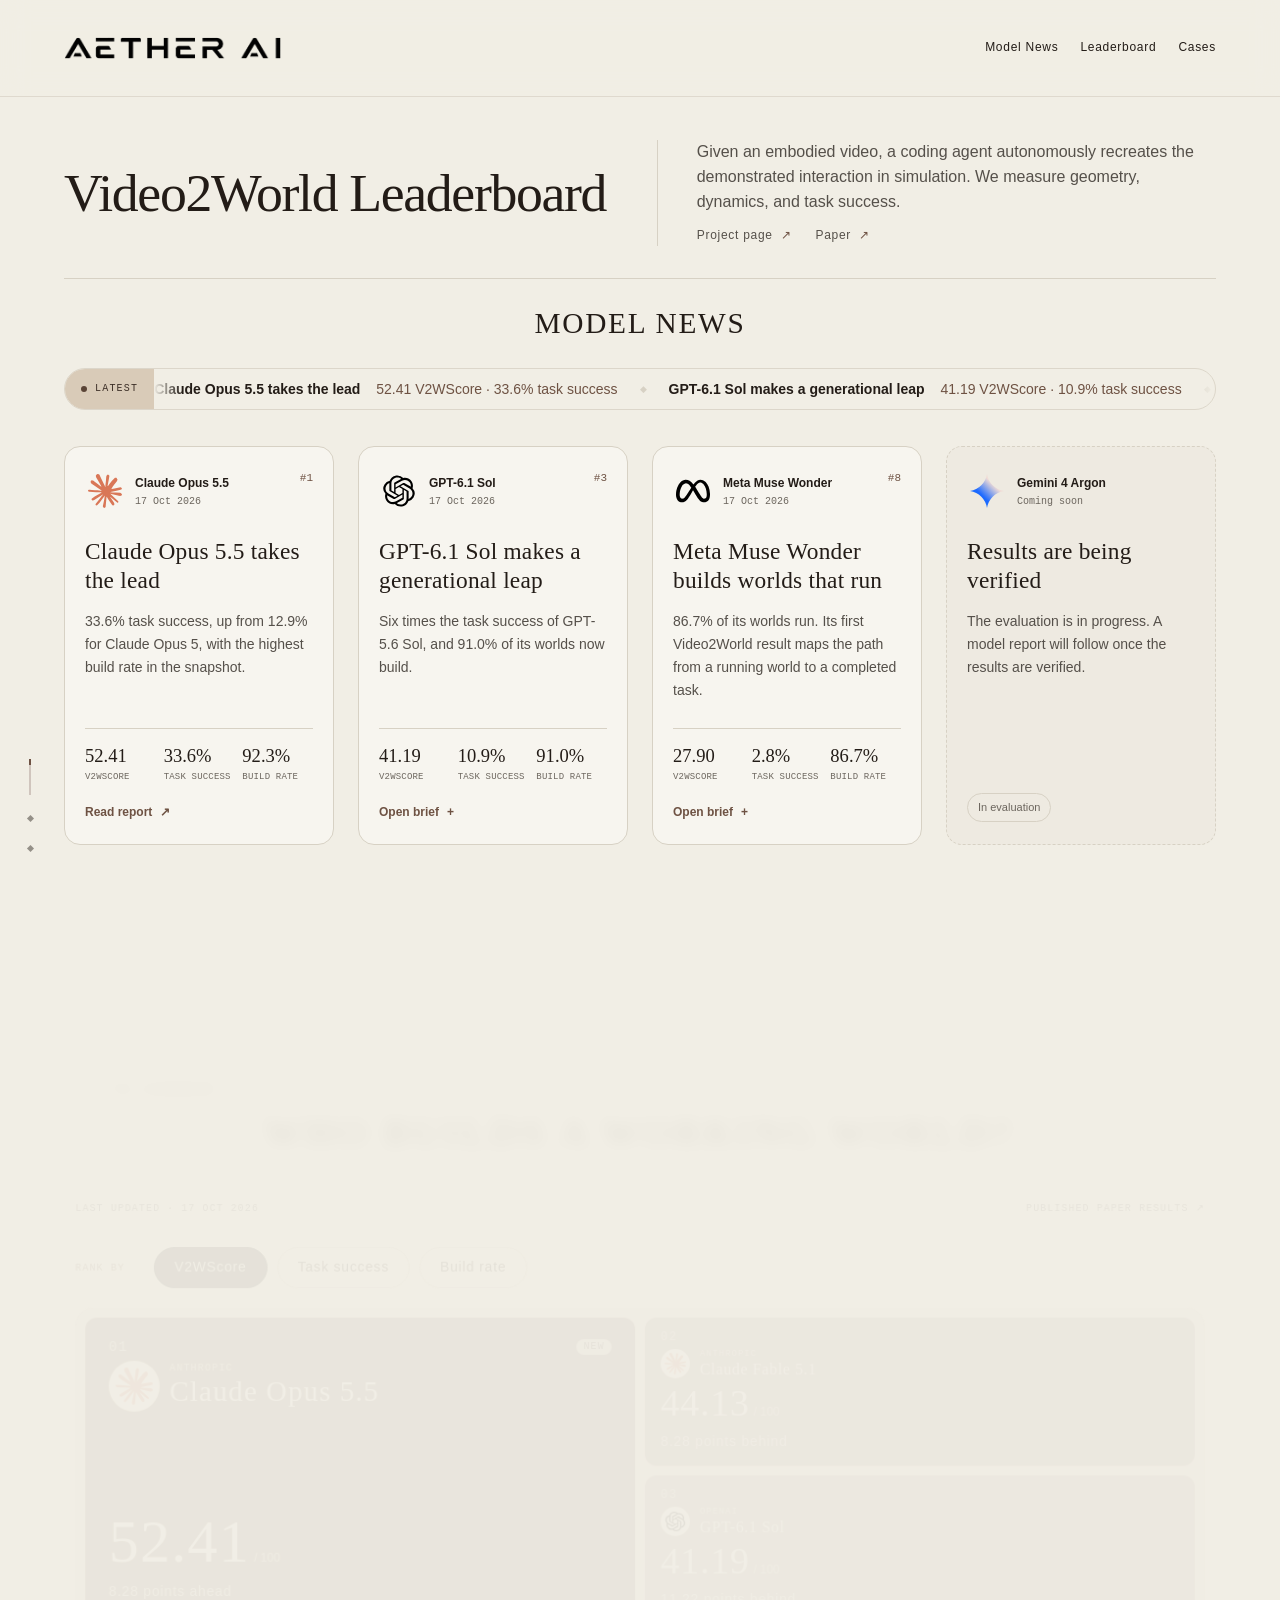
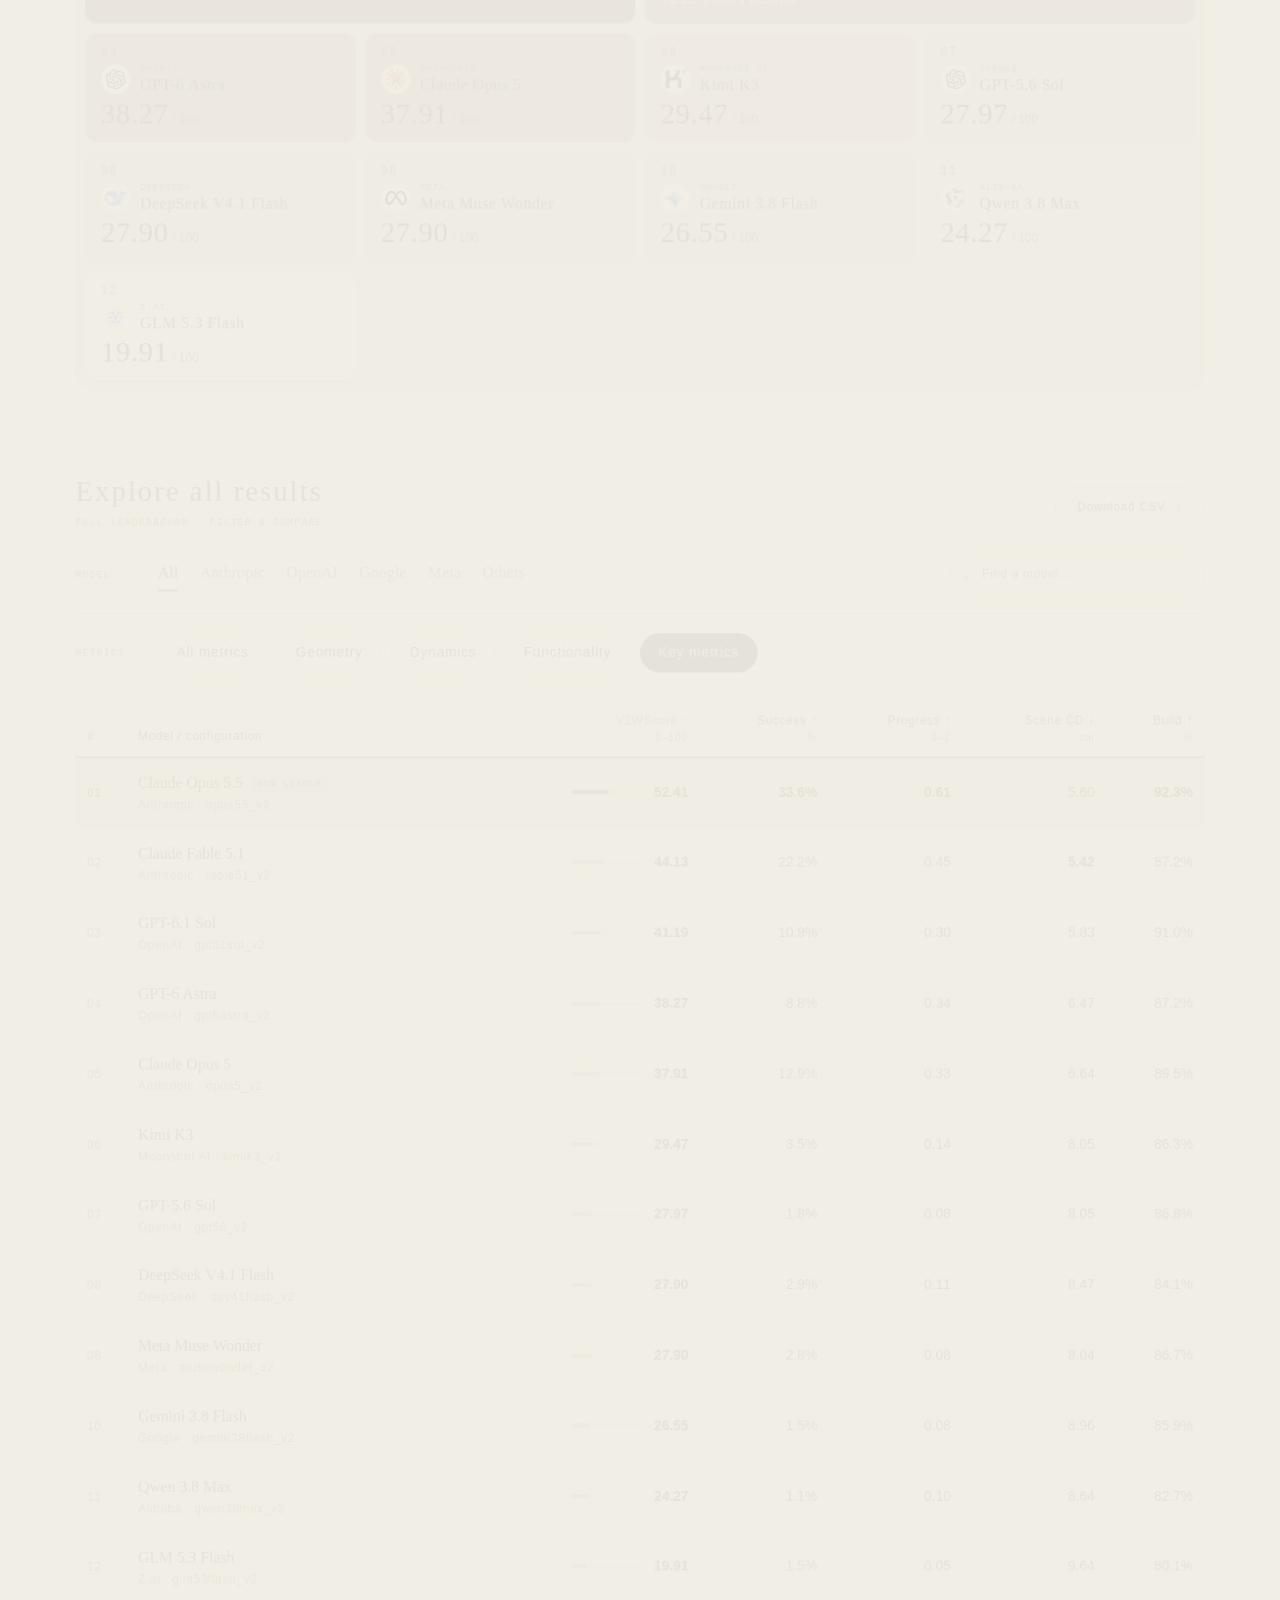
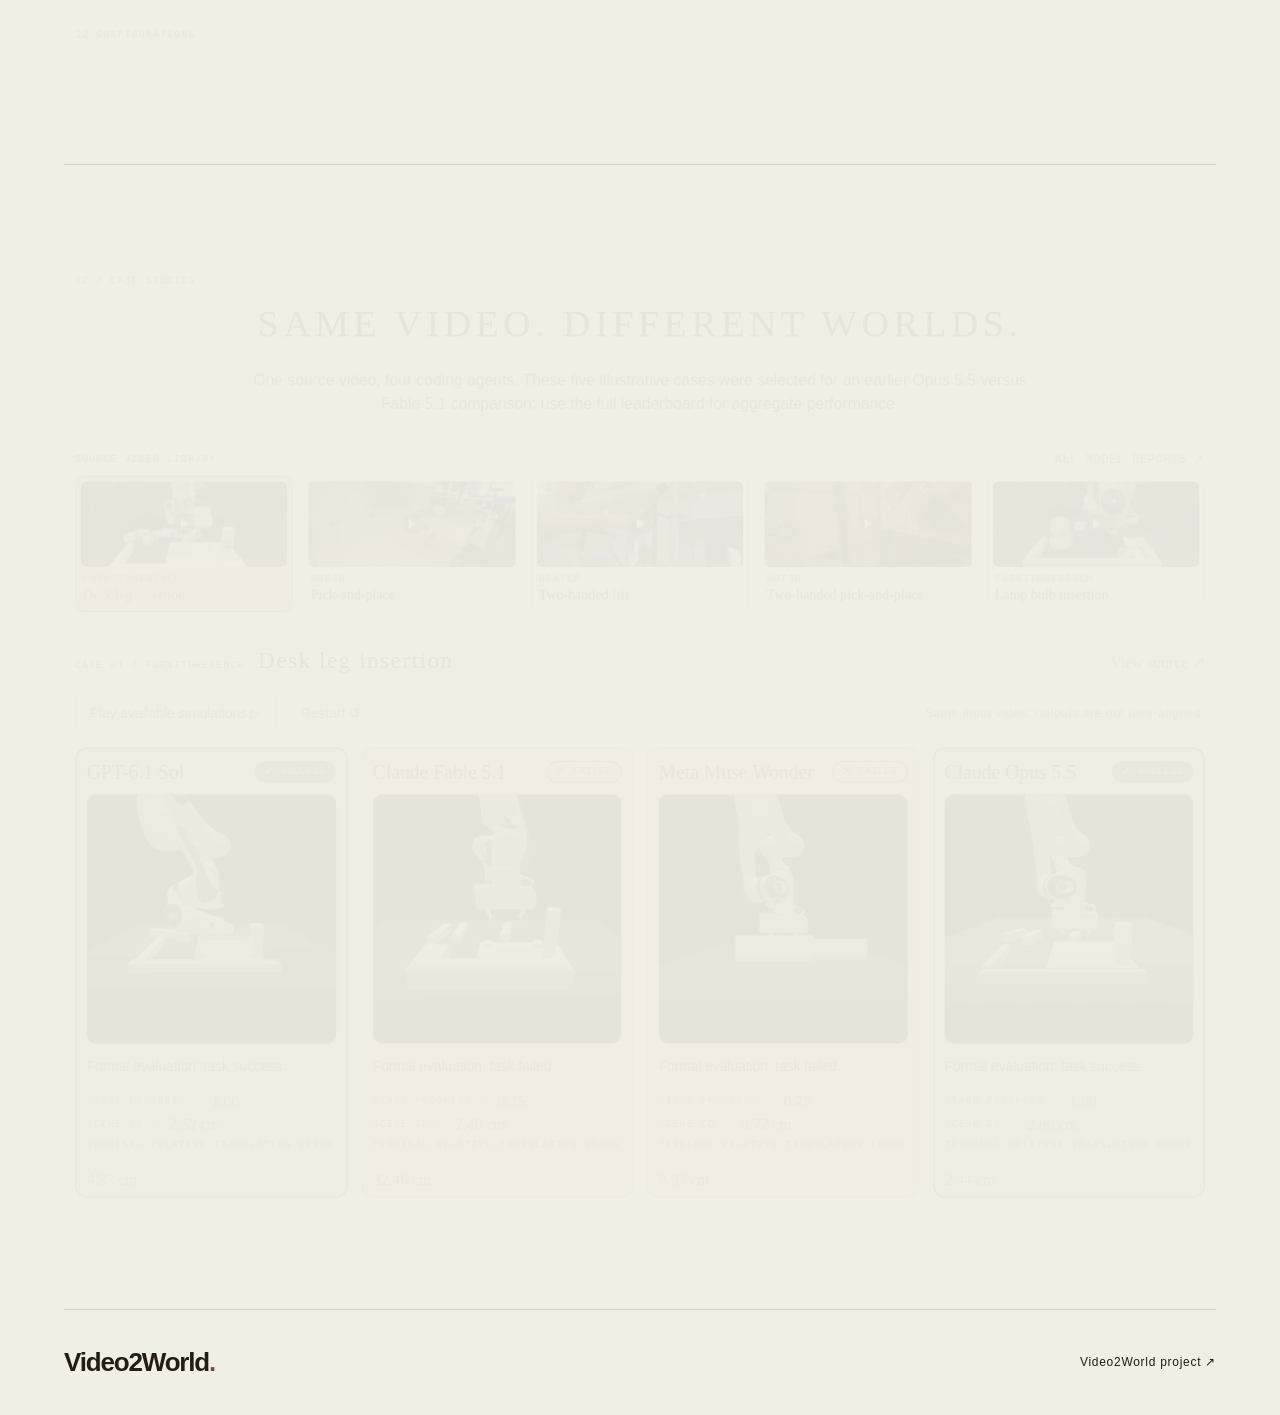
<file: site/index.html>
<!doctype html>
<html lang="en">
<head>
  <meta charset="UTF-8"><meta name="viewport" content="width=device-width, initial-scale=1">
  <meta name="v2w-base" content="."><meta name="theme-color" content="#f1eee5">
  <title>Video2World — Coding-agent world modeling benchmark</title>
  <meta name="description" content="Explore the living Video2World leaderboard, model reports and verified case evidence for coding agents that recreate embodied interactions in simulation.">
  <meta property="og:title" content="Video2World — Leaderboard and model reports">
  <meta property="og:description" content="Compare coding agents through geometry, dynamics, task success and actual simulation outputs on the Video2World benchmark.">
  <meta property="og:image" content="https://aetherlabsai.github.io/Video2World/leaderboard/assets/aether-ai.png">
  <meta property="og:type" content="website"><meta name="twitter:card" content="summary_large_image">
  <link rel="icon" href="assets/favicon.ico" sizes="16x16 32x32 48x48"><link rel="icon" type="image/png" sizes="32x32" href="assets/favicon-32.png"><link rel="apple-touch-icon" sizes="180x180" href="assets/apple-touch-icon.png"><link rel="stylesheet" href="styles.css"><link rel="stylesheet" href="theme.css"><link rel="stylesheet" href="collaboration.css"><link rel="stylesheet" href="motion.css">
  <script src="app.js" defer></script><script src="motion.js" defer></script>
</head>
<body data-page="home">
  <a class="skip" href="#leaderboard">Skip to leaderboard</a>
  <header class="site-header"><div class="nav-inner"><a class="wordmark" href="../" aria-label="Aether AI · Video2World project page"><img src="assets/aether-ai.png" alt="Aether AI" width="946" height="96" decoding="async"></a><nav aria-label="Main navigation"><a href="#updates">Model News</a><a href="#leaderboard">Leaderboard</a><a href="#cases">Cases</a></nav></div></header>
  <main id="top">
    <div class="page-width leaderboard-intro" aria-labelledby="hero-title">
      <h1 id="hero-title">Video2World Leaderboard</h1>
      <p class="hero-description">Given an embodied video, a coding agent autonomously recreates the demonstrated interaction in simulation. We measure geometry, dynamics, and task success.</p>
      <div class="leaderboard-intro-links"><a class="text-link" href="https://aetherlabsai.github.io/Video2World/">Project page <span aria-hidden="true">↗</span></a><a class="text-link" href="https://arxiv.org/abs/2610.04432">Paper <span aria-hidden="true">↗</span></a></div>
    </div>
    <section class="section page-width model-news-section" id="updates" data-rail="Model News" aria-labelledby="updates-title">
      <div class="nh-masthead"><h2 id="updates-title">Model News</h2></div>
      <div class="news-home" id="latest-model-news" aria-label="Latest model evaluations"><p class="model-news-loading">Loading model news…</p></div>
    </section>
    <section class="section page-width" id="leaderboard" data-rail="Leaderboard" aria-labelledby="board-title"><div class="section-heading"><div><span class="eyebrow section-index">01 / THE LEADERBOARD</span><h2 id="board-title">Who builds a working world?</h2></div></div>
      <div class="board-context board-meta" role="toolbar" aria-label="Leaderboard data"><span class="snapshot-date" id="snapshot-date">Last updated · 09 Oct 2026</span><div class="board-meta-actions"><a class="text-link paper-results-link" href="https://aetherlabsai.github.io/Video2World/#results" target="_blank" rel="noopener">Published paper results ↗</a></div></div>
      <div class="ranking-stage">
        <div class="chart-heading rank-by"><span class="tiny-label filter-label">Rank by</span><h3 id="chart-title" class="sr-only">Overall score</h3><div class="segmented" role="group" aria-label="Rank by"><button class="active" data-chart="score" type="button" aria-pressed="true">V2WScore</button><button data-chart="success" type="button" aria-pressed="false">Task success</button><button data-chart="build" type="button" aria-pressed="false">Build rate</button></div></div>
        <div id="rank-podium" class="rank-podium podium-split" aria-label="Top three models"></div>
      </div>
      <div class="results-head"><div><h3>Explore all results</h3><span class="tiny-label">Full leaderboard · filter &amp; compare</span></div><button class="button secondary" id="export-csv" type="button">Download CSV <span>↓</span></button></div>
      <div class="board-toolbar"><span class="tiny-label filter-label">Model</span><div class="provider-filters provider-tabs" id="provider-filters" role="group" aria-label="Filter by provider"></div><label class="search"><span aria-hidden="true">⌕</span><input id="model-search" type="search" placeholder="Find a model…" aria-label="Search models"></label></div>
      <div class="metric-views"><span class="tiny-label filter-label">Metrics</span><div class="segmented" role="group" aria-label="Metric view"><button type="button" data-metric-view="all" id="detail-toggle" aria-pressed="false">All metrics</button><button type="button" data-metric-view="Geometry" aria-pressed="false">Geometry</button><button type="button" data-metric-view="Dynamics" aria-pressed="false">Dynamics</button><button type="button" data-metric-view="Functionality" aria-pressed="false">Functionality</button><button class="active" type="button" data-metric-view="key" aria-pressed="true">Key metrics</button></div><span class="metric-view-note" id="metric-view-note"></span></div>
      <div class="table-scroll" tabindex="0" aria-label="Scrollable leaderboard"><table class="leaderboard-table" id="leaderboard-table"><caption class="sr-only">Video2World model results. Select a column to sort or a model to inspect its metric coverage.</caption><thead id="table-head"></thead><tbody id="table-body"><tr><td>Loading benchmark results…</td></tr></tbody></table></div>
      <div class="board-footnote"><span id="board-summary">10 evaluated configurations</span></div>

    </section>

    <section class="section page-width" id="cases" data-rail="Cases" aria-labelledby="cases-title"><div class="case-study" id="opus-case-explorer"><div class="cs-head"><span class="eyebrow section-index">02 / CASE STUDIES</span><h2 id="cases-title">Same video. Different worlds.</h2></div><p class="loading">Loading cases…</p></div>
    </section>
  </main>
  <footer class="site-footer"><a class="wordmark" href="../">Video2World<span class="brand-dot">.</span></a><div class="footer-links"><a href="../">Video2World project ↗</a></div></footer>
  <dialog id="news-brief" class="news-brief" aria-labelledby="news-brief-title"><button class="news-brief-close icon-button" type="button" aria-label="Close">×</button><div id="news-brief-content"></div></dialog>
  <dialog id="model-dialog" class="model-dialog"><button class="dialog-close icon-button" type="button" aria-label="Close model details">×</button><div id="model-dialog-content"></div></dialog>
  <div id="toast" class="toast" role="status" aria-live="polite"></div>
</body>
</html>
</file>
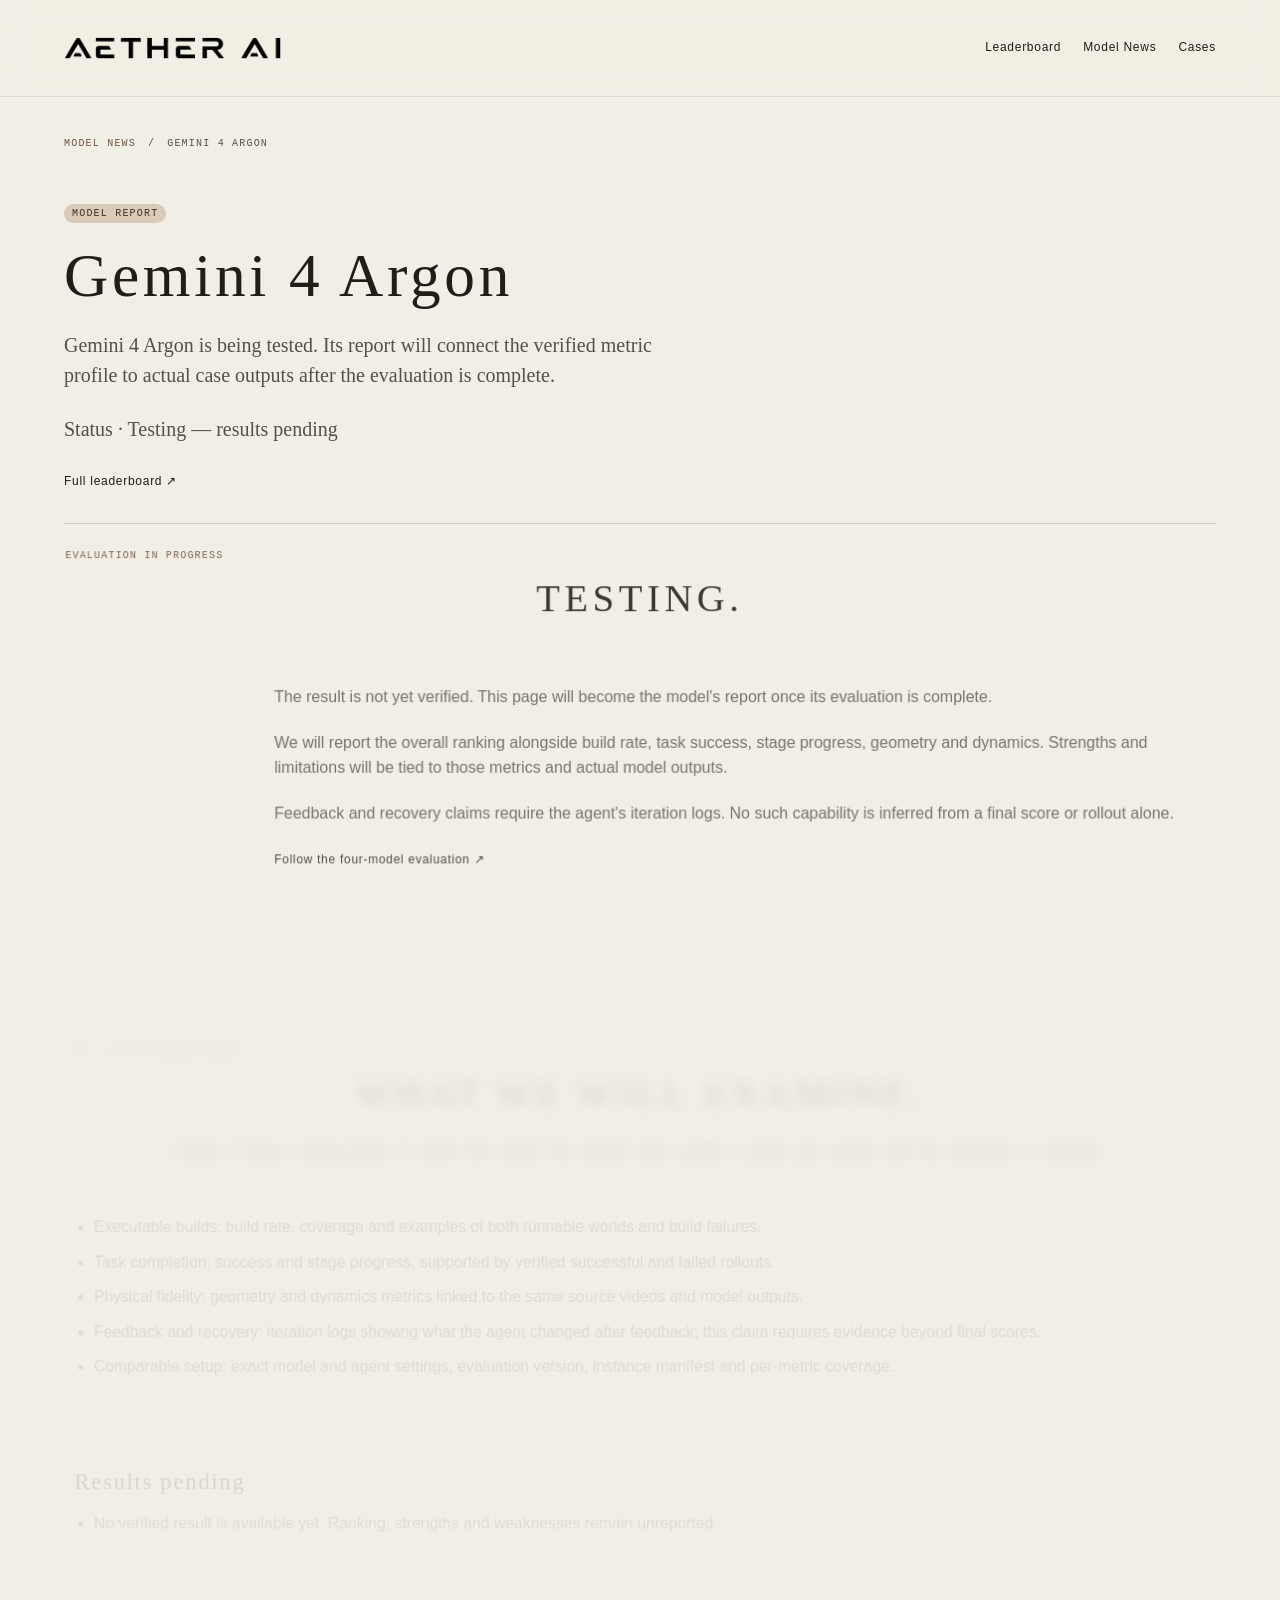
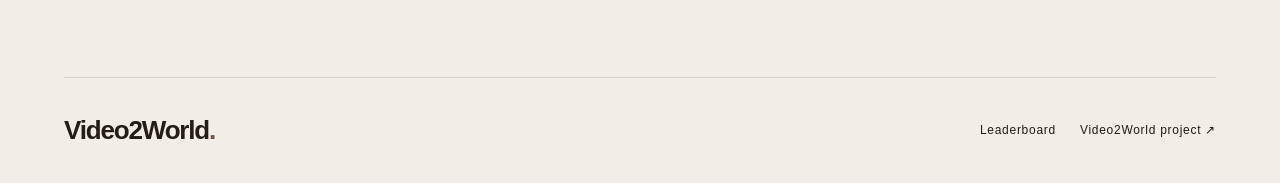
<file: site/updates/gemini-4-argon.html>
<!doctype html>
<html lang="en"><head>
  <meta charset="UTF-8"><meta name="viewport" content="width=device-width, initial-scale=1"><meta name="v2w-base" content=".."><meta name="theme-color" content="#f1eee5">
  <title>Gemini 4 Argon on Video2World</title>
  <meta name="description" content="Gemini 4 Argon on the Video2World benchmark. Evaluation status, component metrics and verified case evidence.">
  <meta property="og:title" content="Gemini 4 Argon on Video2World"><meta property="og:description" content="Follow the model evaluation, inspect measured capabilities and explore verified case evidence."><meta property="og:url" content="https://aetherlabsai.github.io/Video2World/leaderboard/updates/gemini-4-argon.html"><meta property="og:image" content="https://aetherlabsai.github.io/Video2World/leaderboard/assets/aether-ai.png"><meta name="twitter:card" content="summary_large_image">
  <link rel="icon" href="../assets/favicon.ico" sizes="16x16 32x32 48x48"><link rel="icon" type="image/png" sizes="32x32" href="../assets/favicon-32.png"><link rel="apple-touch-icon" sizes="180x180" href="../assets/apple-touch-icon.png"><link rel="stylesheet" href="../styles.css"><link rel="stylesheet" href="../theme.css"><link rel="stylesheet" href="../collaboration.css"><link rel="stylesheet" href="../motion.css"><script src="../app.js" defer></script><script src="../motion.js" defer></script>
</head><body data-page="model" data-model="gemini-4-argon"><a class="skip" href="#generic-model-title">Skip to model update</a>
  <header class="site-header"><div class="nav-inner"><a class="wordmark" href="../../" aria-label="Aether AI · Video2World project page"><img src="../assets/aether-ai.png" alt="Aether AI" width="946" height="96" decoding="async"></a><nav aria-label="Main navigation"><a href="../index.html#leaderboard">Leaderboard</a><a href="../index.html#updates">Model News</a><a href="../index.html#cases">Cases</a></nav></div></header>
  <main class="page-width update-page"><div class="breadcrumbs"><a href="../index.html#updates">Model News</a><span>/</span><span>Gemini 4 Argon</span></div>
    <section class="model-hero" aria-labelledby="generic-model-title">
      <div><span class="release-tag">MODEL REPORT</span><h1 id="generic-model-title">Gemini 4 Argon</h1><p id="generic-model-intro">Evaluation in progress. Verified results and model-specific findings will appear here.</p><p id="generic-date">Status · Testing</p><div class="hero-actions"><a class="text-link" href="../index.html#leaderboard">Full leaderboard ↗</a></div></div>
      <div class="model-score-art" data-result-only hidden><div><span class="tiny-label">Gemini 4 Argon / VIDEO2WORLD</span><div class="large-score" id="generic-score"></div><span class="tiny-label">V2WSCORE</span></div><div class="score-art-footer"><div><strong id="generic-success"></strong><span>TASK SUCCESS</span></div><div><strong id="generic-build"></strong><span>BUILD RATE</span></div></div></div>
    </section>
    <section class="editorial-grid" id="generic-pending" hidden><div><span class="eyebrow section-index">EVALUATION IN PROGRESS</span><h2>Testing.</h2></div><div class="editorial-copy"><p>The result is not yet verified. This page will become the model's report once its evaluation is complete.</p><p>We will report the overall ranking alongside build rate, task success, stage progress, geometry and dynamics. Strengths and limitations will be tied to those metrics and actual model outputs.</p><p>Feedback and recovery claims require the agent's iteration logs. No such capability is inferred from a final score or rollout alone.</p><a class="text-link" href="../index.html#updates">Follow the four-model evaluation ↗</a></div></section>
    <div id="generic-results" hidden>
      <section class="editorial-grid" id="result-table" data-rail="Result"><div><span class="eyebrow section-index">RESULT SNAPSHOT</span><h2>The measured result.</h2></div><div class="editorial-copy"><p>The overall score combines functionality, geometry and dynamics, with executability as a gate. The rows below belong to the same supplied result set; the paper's historical results remain separate.</p><table class="update-results-table"><thead><tr><th scope="col">Model</th><th scope="col">V2WScore ↑</th><th scope="col">Success ↑</th><th scope="col">Progress ↑</th></tr></thead><tbody id="model-results-body"></tbody></table></div></section>
      <section class="editorial-grid metrics-stack" id="metrics" data-rail="Metrics"><div><span class="eyebrow section-index">COMPONENT METRICS</span><h2>Beyond the overall score.</h2></div><table class="dialog-metrics"><thead><tr><th scope="col">Metric</th><th scope="col">Value</th><th scope="col">Coverage</th></tr></thead><tbody id="generic-metric-coverage"></tbody></table></section>
    </div>
    <section class="model-analysis" id="model-analysis" data-rail="Findings" hidden></section>
    <section class="model-cases-status" id="model-cases-status" data-result-only hidden><div><span class="eyebrow section-index">CASE EVIDENCE</span><h3>Verified case videos will appear here.</h3><p>Each case collection retains the input video, actual model output and task judgment. Paper-era examples are not evidence for a newly tested model.</p><a href="https://aetherlabsai.github.io/Video2World/#experiments">See the published paper cases ↗</a></div></section>
    <section class="model-update-cases" id="model-update-cases" data-rail="Cases" hidden></section>
    <section class="model-update-cases failure-cases" id="failure-cases" data-rail="Failures" hidden></section>
    <p class="snapshot-provenance" data-result-only hidden>Coverage and configuration belong to this result set. Keep incompatible evaluation versions separate, and interpret unavailable measurements as missing.</p>
  </main>
  <footer class="site-footer"><div class="footer-share" data-result-only hidden><div><span class="eyebrow section-index">SHARE THE RESULT</span><p>A model report, a score card and the underlying result data.</p></div><div class="share-actions"><button class="button primary" id="share-result" type="button">Copy result link ↗</button><button class="button secondary" id="download-result-card" type="button">Score card ↓</button><button class="button secondary" id="download-snapshot" type="button">Data ↓</button></div></div><a class="wordmark" href="../../">Video2World<span class="brand-dot">.</span></a><div class="footer-links"><a href="../index.html">Leaderboard</a><a href="../../">Video2World project ↗</a></div></footer><div id="toast" class="toast" role="status" aria-live="polite"></div>
</body></html>
</file>
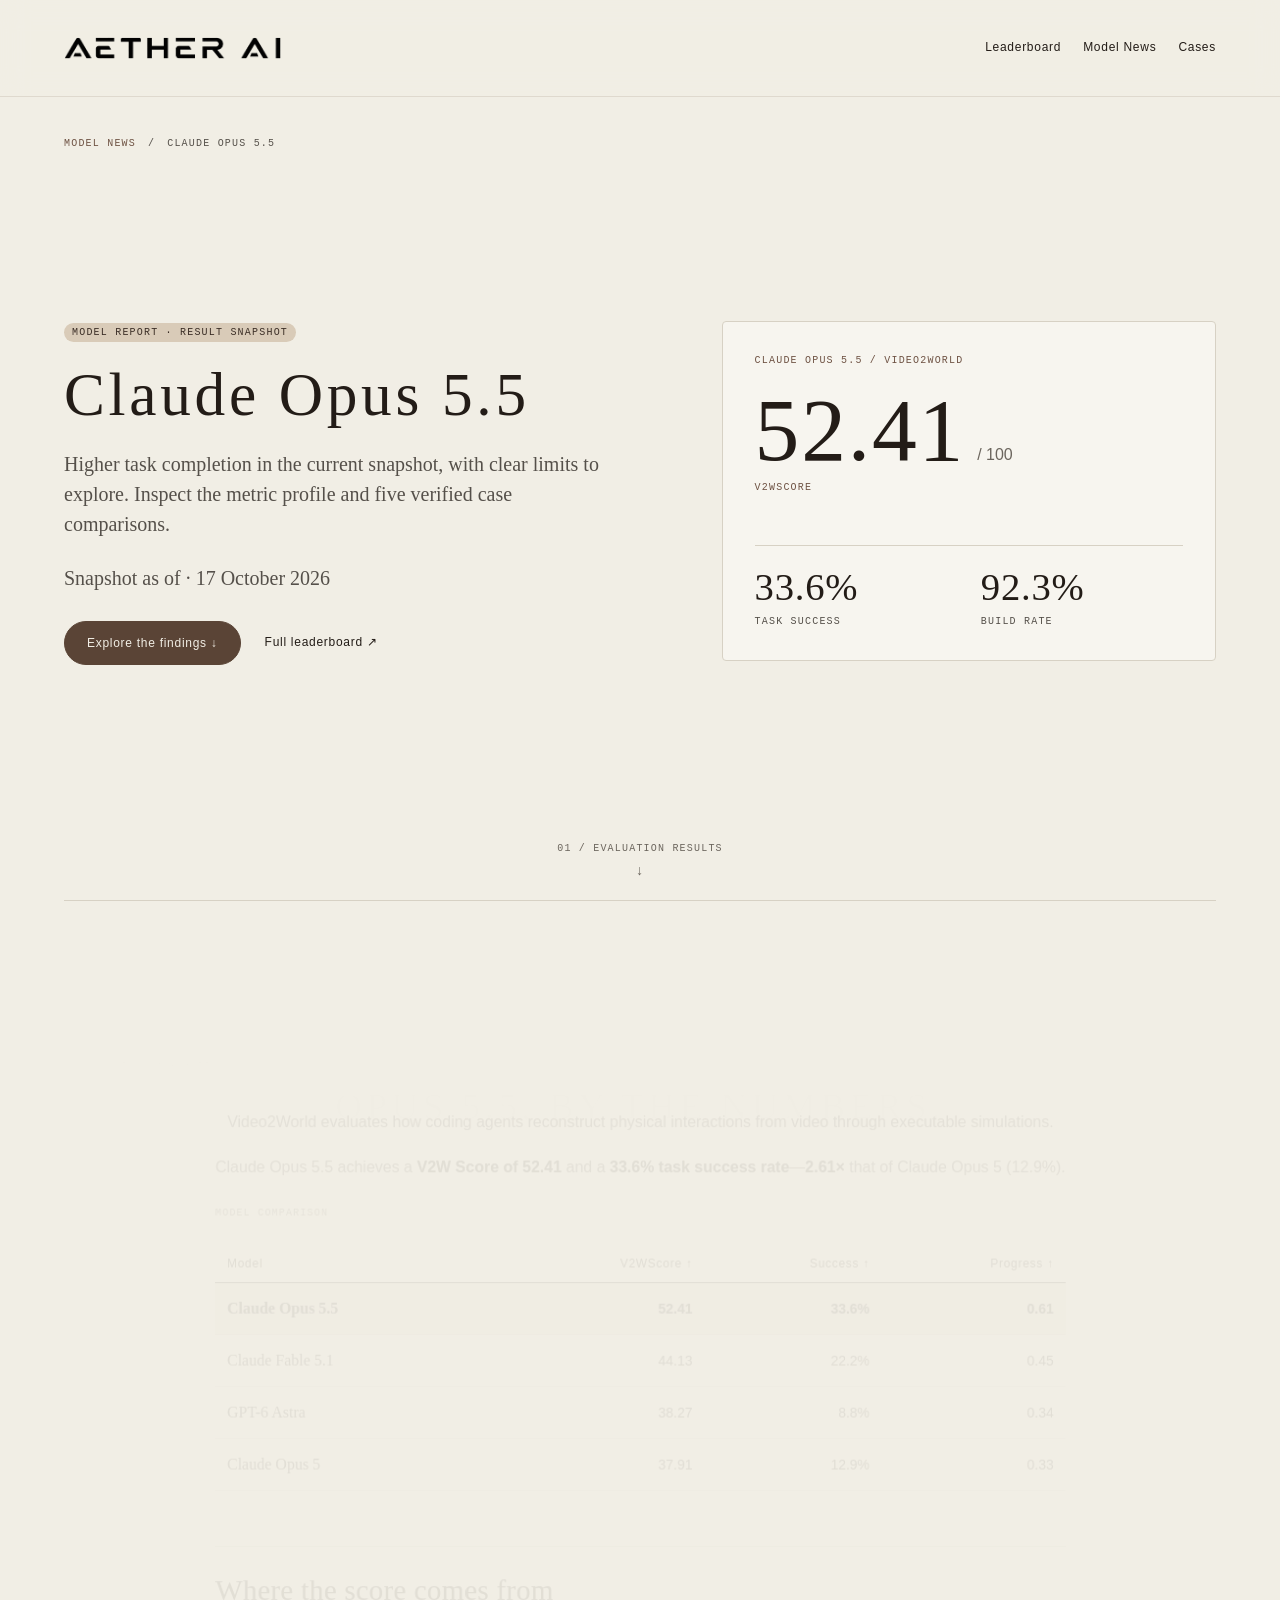
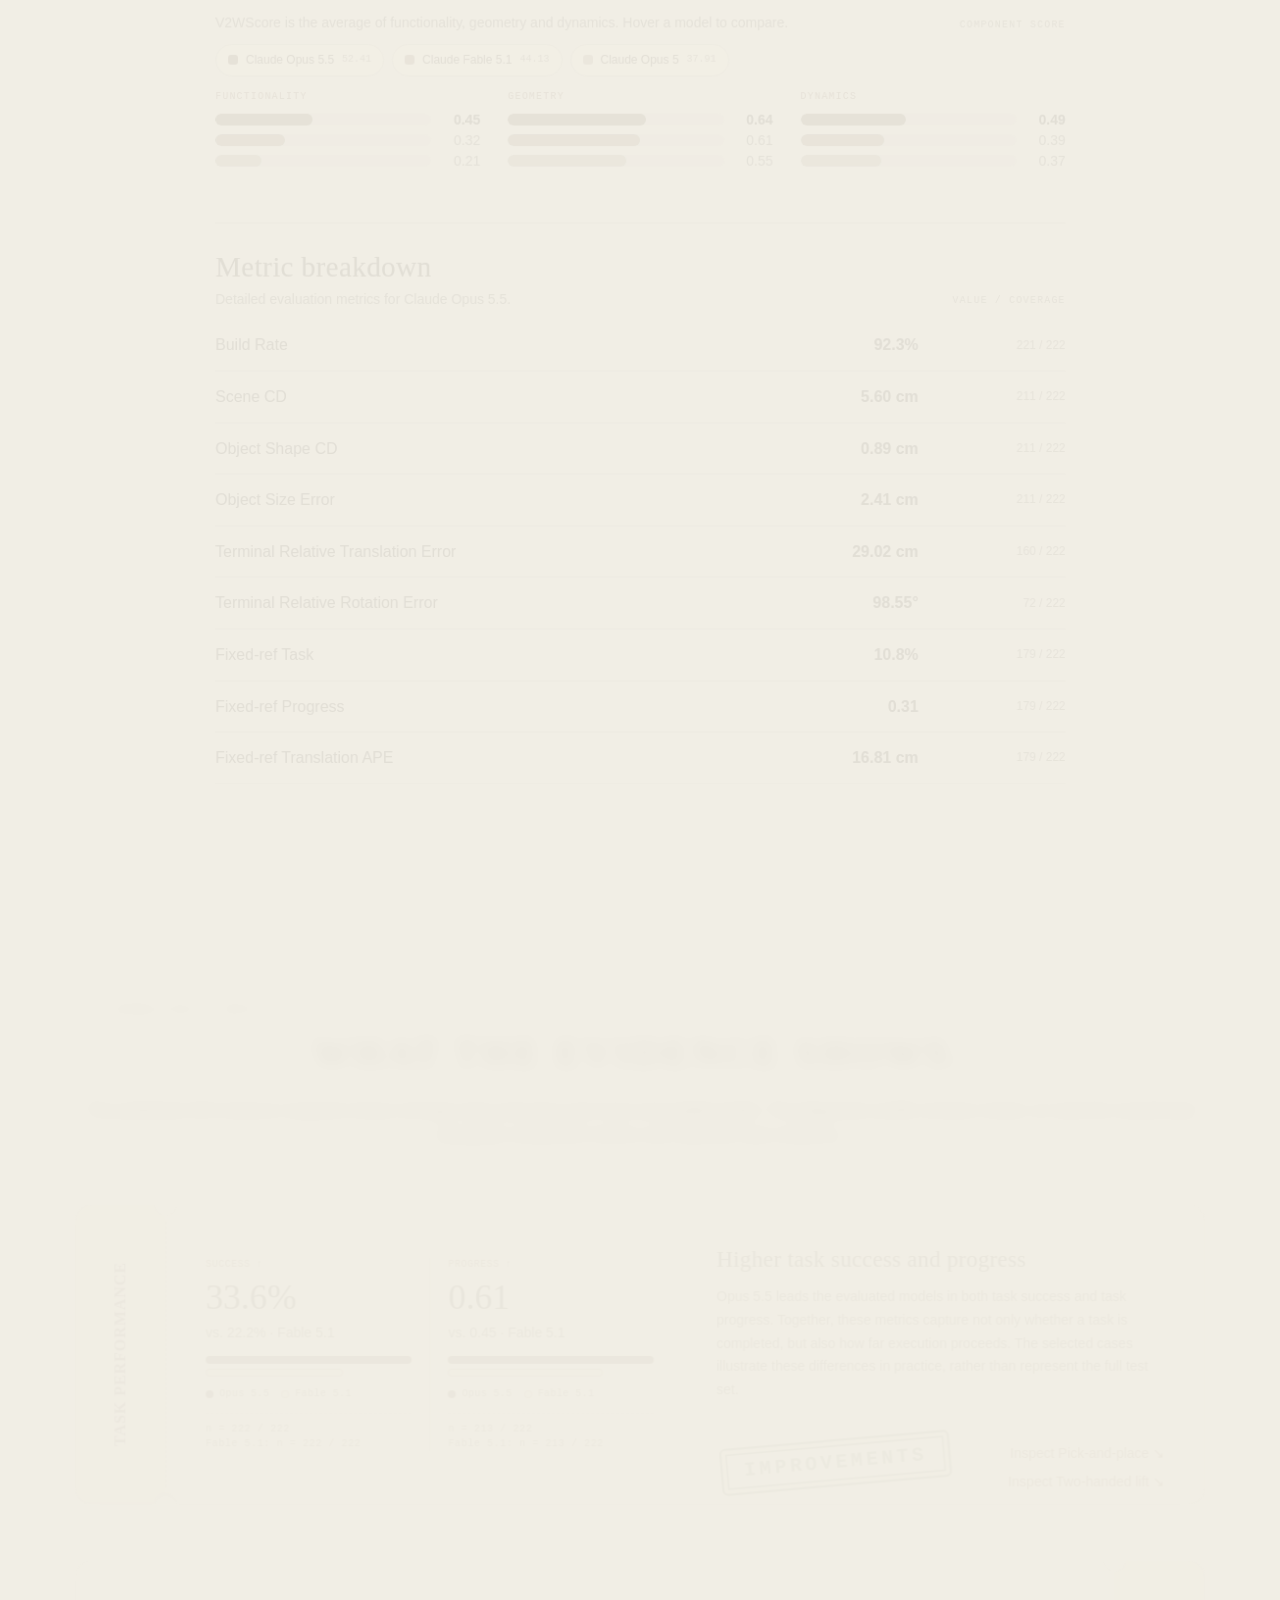
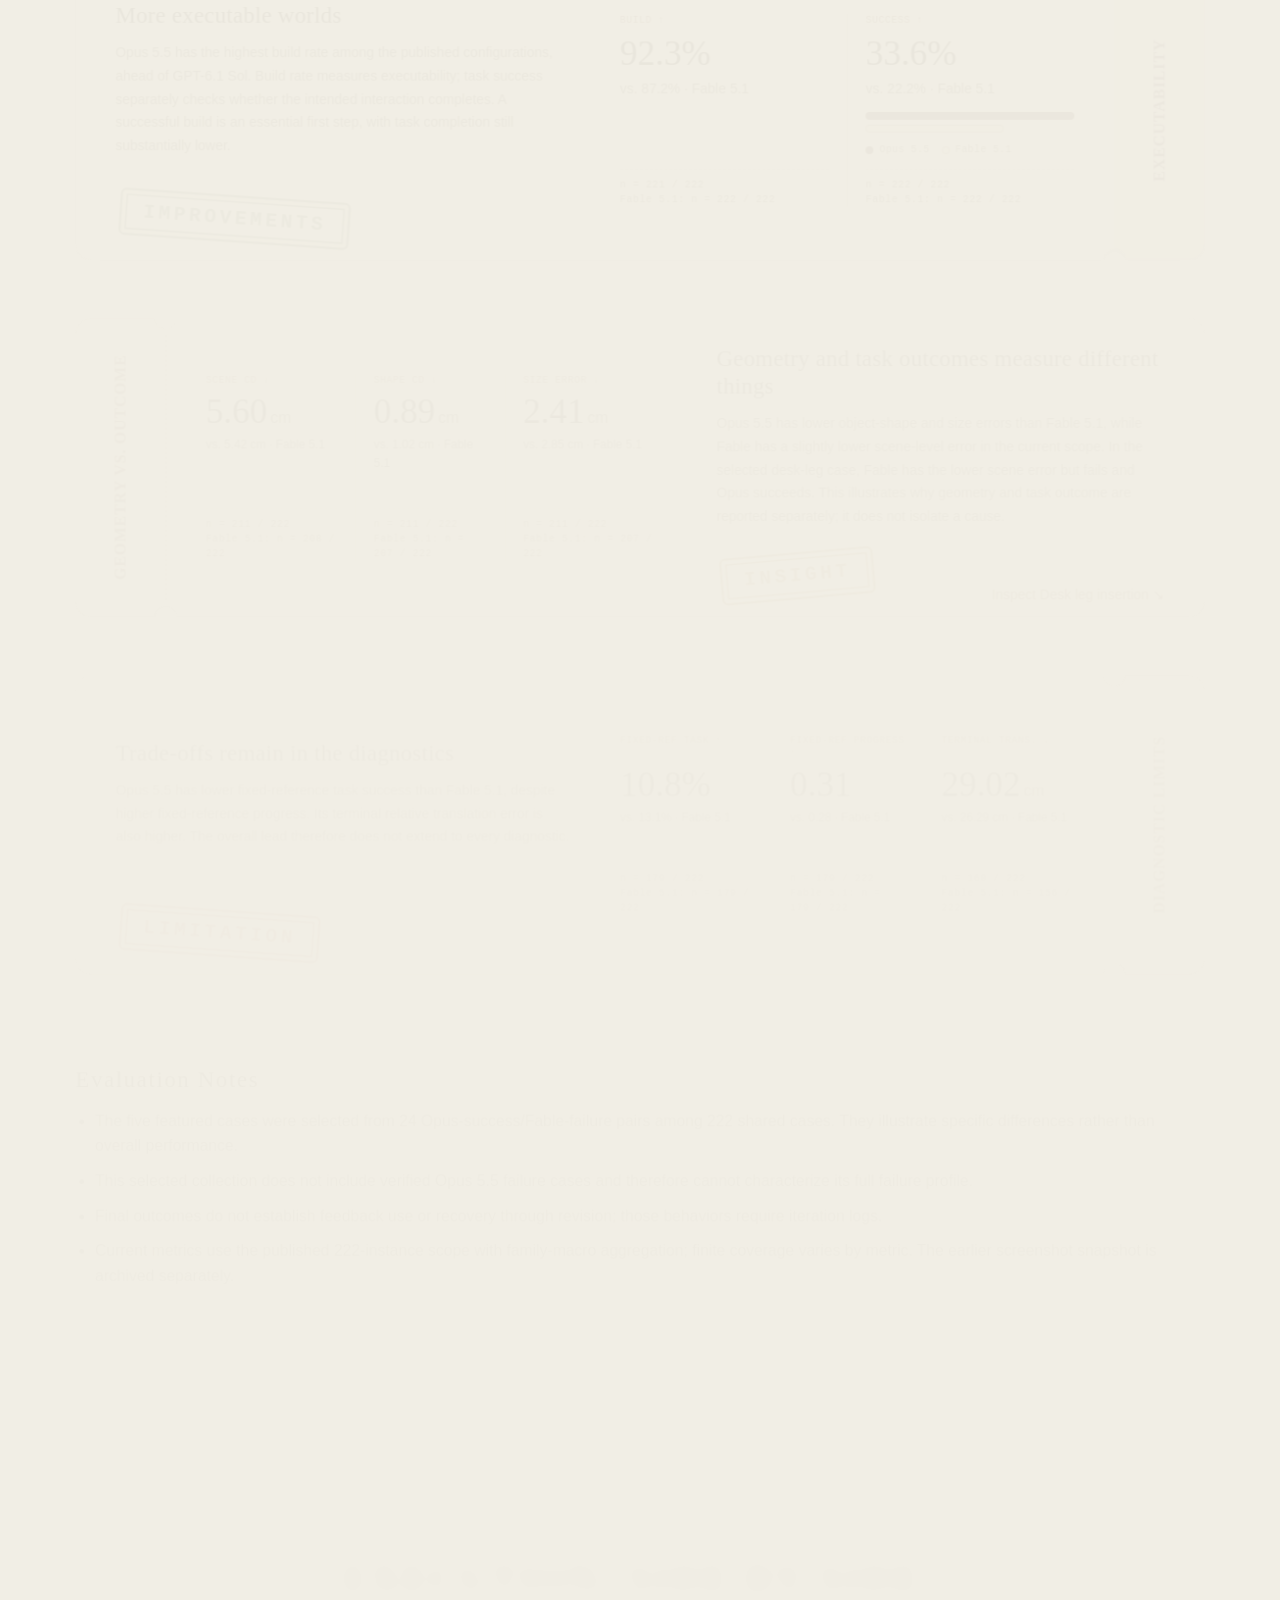
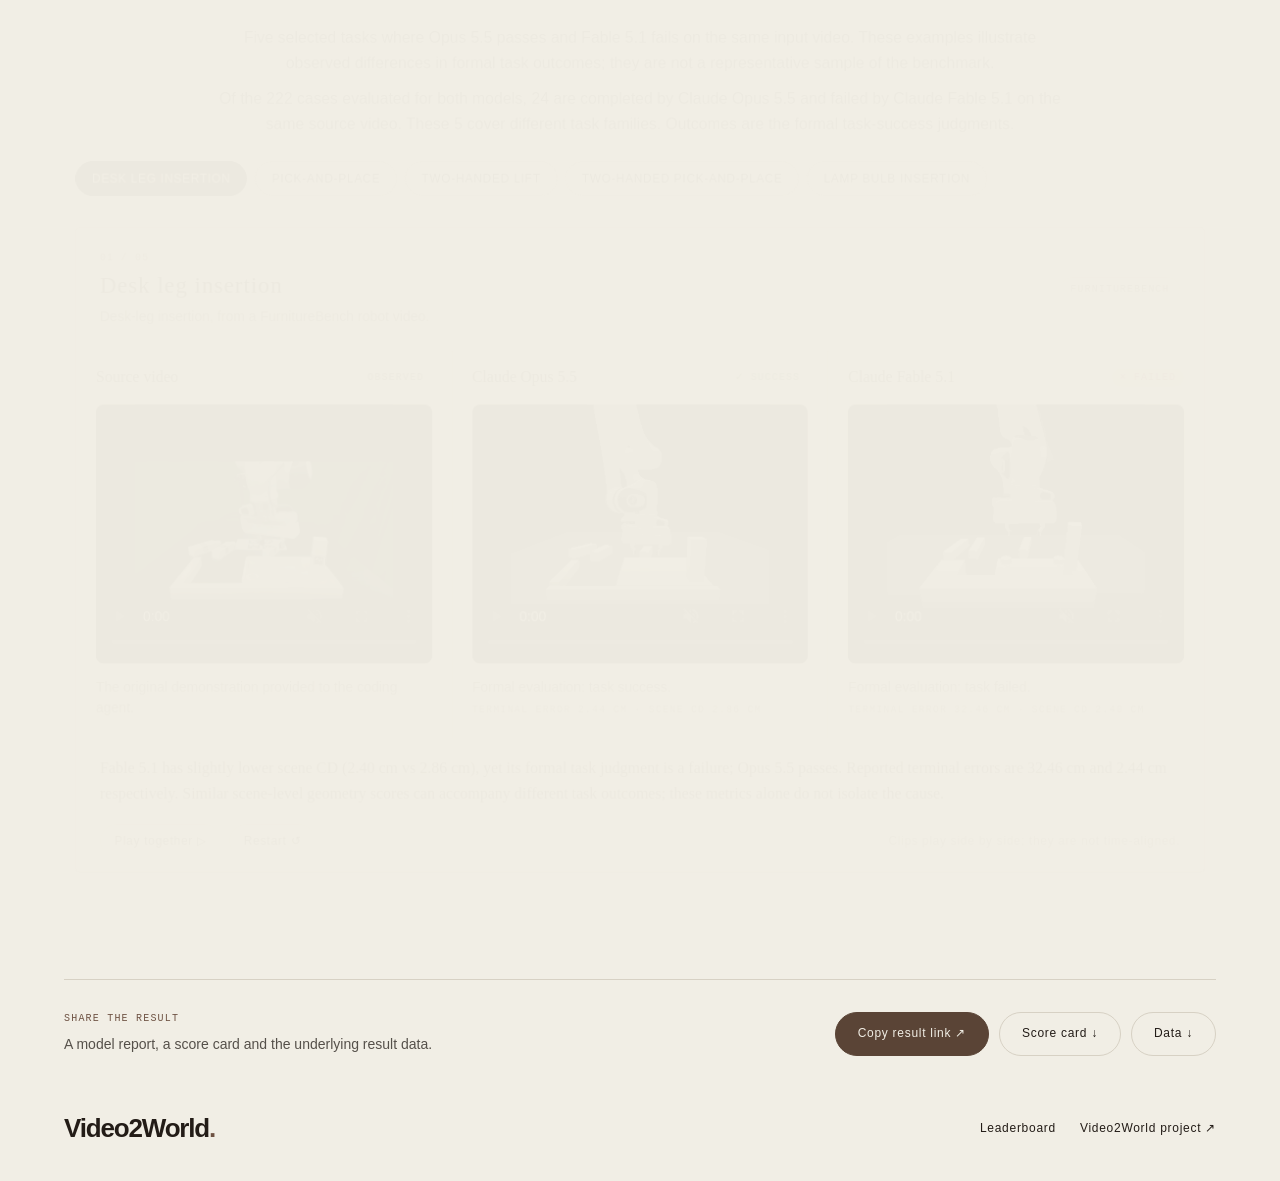
<file: site/updates/opus-5-5.html>
<!doctype html>
<html lang="en"><head>
  <meta charset="UTF-8"><meta name="viewport" content="width=device-width, initial-scale=1"><meta name="v2w-base" content=".."><meta name="theme-color" content="#f1eee5">
  <title>Claude Opus 5.5 on Video2World — 52.41 V2WScore, 33.6% task success</title>
  <meta name="description" content="Claude Opus 5.5 on the Video2World benchmark. 52.41 V2WScore and 33.6% task success in the published 222-instance snapshot, with component metrics and verified case evidence.">
  <meta property="og:title" content="Claude Opus 5.5 on Video2World"><meta property="og:description" content="Follow the model evaluation, inspect measured capabilities and explore verified case evidence."><meta property="og:url" content="https://aetherlabsai.github.io/Video2World/leaderboard/updates/opus-5-5.html"><meta property="og:image" content="https://aetherlabsai.github.io/Video2World/leaderboard/assets/opus-5-5-social.png"><meta name="twitter:card" content="summary_large_image">
  <link rel="icon" href="../assets/favicon.ico" sizes="16x16 32x32 48x48"><link rel="icon" type="image/png" sizes="32x32" href="../assets/favicon-32.png"><link rel="apple-touch-icon" sizes="180x180" href="../assets/apple-touch-icon.png"><link rel="stylesheet" href="../styles.css"><link rel="stylesheet" href="../theme.css"><link rel="stylesheet" href="../collaboration.css"><link rel="stylesheet" href="../motion.css"><script src="../app.js" defer></script><script src="../motion.js" defer></script>
</head><body data-page="opus" data-model="opus-5-5"><a class="skip" href="#model-title">Skip to model update</a>
  <header class="site-header"><div class="nav-inner"><a class="wordmark" href="../../" aria-label="Aether AI · Video2World project page"><img src="../assets/aether-ai.png" alt="Aether AI" width="946" height="96" decoding="async"></a><nav aria-label="Main navigation"><a href="../index.html#leaderboard">Leaderboard</a><a href="../index.html#updates">Model News</a><a href="../index.html#cases">Cases</a></nav></div></header>
  <main class="page-width update-page"><div class="breadcrumbs"><a href="../index.html#updates">Model News</a><span>/</span><span>Claude Opus 5.5</span></div>
    <section class="model-hero" aria-labelledby="model-title"><div><span class="release-tag">MODEL REPORT · RESULT SNAPSHOT</span><h1 id="model-title">Claude Opus 5.5</h1><p>Higher task completion in the current snapshot, with clear limits to explore. Inspect the metric profile and five verified case comparisons.</p><p>Snapshot as of · 17 October 2026</p><div class="hero-actions"><a class="button primary" href="#model-analysis">Explore the findings ↓</a><a class="text-link" href="../index.html#leaderboard">Full leaderboard ↗</a></div></div><div class="model-score-art"><div><span class="tiny-label">CLAUDE OPUS 5.5 / VIDEO2WORLD</span><div class="large-score"><span data-v="opus-5-5:score">…</span><small>/ 100</small></div><span class="tiny-label">V2WSCORE</span></div><div class="score-art-footer"><div><strong data-v="opus-5-5:success">…</strong><span>TASK SUCCESS</span></div><div><strong data-v="opus-5-5:build">…</strong><span>BUILD RATE</span></div></div></div><a class="hero-next" href="#result-table"><span>01 / Evaluation results</span><i aria-hidden="true">↓</i></a></section>
    <section class="editorial-grid" id="result-table" data-rail="Result"><div><span class="eyebrow section-index">EVALUATION RESULTS</span><h2>Opus 5.5, by the numbers.</h2></div><div class="editorial-copy"><p>Video2World evaluates how coding agents reconstruct physical interactions from video through executable simulations.</p><p>Claude Opus 5.5 achieves a <b>V2W Score of <span data-v="opus-5-5:score">…</span></b> and a <b><span data-v="opus-5-5:success">…</span> task success rate</b>—<b><span data-ratio="opus-5-5:opus-5:success">…</span></b> that of Claude Opus 5 (<span data-v="opus-5:success">…</span>).</p><span class="rt-label">Model comparison</span><table class="update-results-table"><caption class="sr-only">Models from the published 17 October 2026 snapshot. Paper results are a separate result set.</caption><thead><tr><th scope="col">Model</th><th scope="col">V2WScore ↑</th><th scope="col">Success ↑</th><th scope="col">Progress ↑</th></tr></thead><tbody id="model-results-body"></tbody></table><div class="rt-block"><div class="rt-breakdown-head"><div><h3>Where the score comes from</h3><p>V2WScore is the average of functionality, geometry and dynamics. Hover a model to compare.</p></div><span class="rt-label">Component score</span></div><div class="mix-groups" id="score-mix"></div></div><div class="rt-breakdown"><div class="rt-breakdown-head"><div><h3>Metric breakdown</h3><p>Detailed evaluation metrics for Claude Opus 5.5.</p></div><span class="rt-label">Value / Coverage</span></div><table class="rt-breakdown-table"><caption class="sr-only">Component metrics for Claude Opus 5.5 with coverage</caption><tbody id="generic-metric-coverage" data-exclude="score,success,progress" data-style="breakdown"></tbody></table></div></div></section>
    <section class="model-analysis" id="model-analysis" data-rail="Findings" hidden></section>
    <section class="model-update-cases" id="model-update-cases" data-rail="Cases" hidden></section>
    <section class="model-update-cases failure-cases" id="failure-cases" data-rail="Failures" hidden></section>
  </main>
  <footer class="site-footer"><div class="footer-share"><div><span class="eyebrow section-index">SHARE THE RESULT</span><p>A model report, a score card and the underlying result data.</p></div><div class="share-actions"><button class="button primary" id="share-result" type="button">Copy result link ↗</button><button class="button secondary" id="download-result-card" type="button">Score card ↓</button><button class="button secondary" id="download-snapshot" type="button">Data ↓</button></div></div><a class="wordmark" href="../../">Video2World<span class="brand-dot">.</span></a><div class="footer-links"><a href="../index.html">Leaderboard</a><a href="../../">Video2World project ↗</a></div></footer><div id="toast" class="toast" role="status" aria-live="polite"></div>
</body></html>
</file>
<file: site/styles.css>
/*
 * Video2World leaderboard — layout and components.
 * Visual language follows the main project site (warm beige paper, Georgia display type in light
 * weight with open tracking, Arial text, mono labels, pill buttons, hairline rules). Every colour,
 * size and font comes from the tokens in theme.css; do not add raw hex values or font sizes here.
 */

/* ---------- Base ---------- */
* {
  box-sizing: border-box;
}
html {
  scroll-behavior: smooth;
  scroll-padding-top: calc(var(--nav-height) + 24px);
}
body {
  margin: 0;
  overflow-x: clip;
  background: var(--bg);
  color: var(--text);
  font: var(--fw-text) var(--fs-body) / var(--lh-body) var(--font-body);
}
button,
input,
select {
  font: inherit;
  color: inherit;
}
a {
  color: inherit;
  text-decoration: none;
}
a:hover {
  color: var(--accent);
}
button {
  cursor: pointer;
}
button:disabled {
  cursor: default;
}
button,
a {
  -webkit-tap-highlight-color: transparent;
}
:focus-visible {
  outline: 2px solid var(--accent);
  outline-offset: 5px;
}
::selection {
  background: var(--warm-tint);
}
h1,
h2,
h3,
p {
  margin: 0;
  overflow-wrap: break-word;
}
h1,
h2,
h3 {
  font-family: var(--font-display);
  font-weight: var(--fw-display);
}
h1 {
  font-size: var(--fs-d1);
  line-height: var(--lh-d1);
  letter-spacing: var(--ls-d1);
}
h2 {
  font-size: var(--fs-h1);
  line-height: var(--lh-h1);
  letter-spacing: var(--ls-h1);
}
h3 {
  font-size: var(--fs-h2);
  line-height: var(--lh-h2);
  letter-spacing: var(--ls-h2);
}
h1 em,
h2 em,
h3 em {
  color: var(--accent-warm);
  font-weight: 400;
}
img,
video {
  display: block;
  max-width: 100%;
}
.page-width {
  width: min(var(--content-width), calc(100% - 2 * var(--gutter)));
  margin-inline: auto;
}
.sr-only {
  position: absolute;
  width: 1px;
  height: 1px;
  padding: 0;
  margin: -1px;
  overflow: hidden;
  clip-path: inset(50%);
  white-space: nowrap;
  border: 0;
}
.skip {
  position: fixed;
  top: -80px;
  left: 20px;
  z-index: 100;
  padding: 12px;
  background: var(--text);
  color: var(--bg);
}
.skip:focus {
  top: 10px;
}
[hidden] {
  display: none !important;
}

/* Small mono capitals: eyebrows, tags, axis labels. */
.eyebrow,
.tiny-label {
  display: flex;
  align-items: center;
  gap: 9px;
  font: var(--fw-label) var(--fs-label) / var(--lh-label) var(--font-mono);
  letter-spacing: var(--ls-label);
  text-transform: uppercase;
  color: var(--text-muted);
}
.section-index {
  color: var(--accent);
}
.status-dot {
  display: inline-block;
  flex-shrink: 0;
  width: 6px;
  height: 6px;
  border-radius: 50%;
  background: var(--positive);
}

/* ---------- Header (same bar as the main site) ---------- */
.site-header {
  position: sticky;
  top: 0;
  z-index: 20;
  background: color-mix(in srgb, var(--bg) 82%, transparent);
  -webkit-backdrop-filter: saturate(1.1) blur(14px);
  backdrop-filter: saturate(1.1) blur(14px);
  border-bottom: 1px solid color-mix(in srgb, var(--line) 70%, transparent);
}
.nav-inner {
  display: flex;
  align-items: center;
  justify-content: space-between;
  gap: 32px;
  max-width: calc(var(--content-width) + 2 * var(--gutter));
  min-height: var(--nav-height);
  margin: auto;
  padding: 0 var(--gutter);
}
.wordmark {
  display: inline-flex;
  align-items: center;
  flex-shrink: 0;
  font-size: 26px;
  font-weight: 600;
  letter-spacing: -0.045em;
  white-space: nowrap;
}
.wordmark img {
  display: block;
  height: 22px;
  width: auto;
}
.brand-dot {
  color: var(--accent);
}
.site-header nav {
  display: flex;
  align-items: center;
  gap: 34px;
  font-size: var(--fs-ui);
  letter-spacing: var(--ls-ui);
}
.site-header nav > a,
.nav-resources > a {
  display: inline-flex;
  align-items: center;
  gap: 7px;
  min-height: 44px;
}
.nav-resources {
  display: flex;
  align-items: center;
  gap: 28px;
  padding-left: 34px;
  border-left: 1px solid var(--line);
}
.nav-resources svg,
.nav-board svg {
  flex-shrink: 0;
  width: 15px;
  height: 15px;
  fill: none;
  stroke: currentColor;
  stroke-width: 1.7;
  stroke-linecap: round;
  stroke-linejoin: round;
}
/* Outlined pill, as the main site's Leaderboard button. */
.nav-board {
  display: inline-flex;
  align-items: center;
  gap: 8px;
  padding: 6px 14px;
  border: 1px solid var(--warm-solid);
  border-radius: 999px;
  color: var(--warm-solid);
  white-space: nowrap;
}

/* ---------- Buttons and links ---------- */
.button {
  display: inline-flex;
  align-items: center;
  justify-content: center;
  gap: 10px;
  min-height: 44px;
  padding: 9px 22px;
  border: 1px solid var(--warm-solid);
  border-radius: 999px;
  font: var(--fw-text) var(--fs-ui) / var(--lh-ui) var(--font-body);
  letter-spacing: var(--ls-ui);
  white-space: nowrap;
  transition:
    background 0.2s ease,
    color 0.2s ease,
    border-color 0.2s ease;
}
.button.primary {
  background: var(--warm-solid);
  color: var(--bg);
}
.button.primary:hover {
  background: var(--warm-solid-hover);
  border-color: var(--warm-solid-hover);
  color: var(--bg);
}
.button.secondary {
  background: transparent;
  border-color: var(--line);
  color: var(--text);
}
.button.secondary:hover {
  border-color: var(--accent);
  color: var(--accent);
}
.text-link {
  display: inline-flex;
  align-items: center;
  gap: 8px;
  font-size: var(--fs-ui);
  letter-spacing: var(--ls-ui);
  color: var(--text);
  white-space: nowrap;
}
.text-link span {
  color: var(--accent);
}
.inline-link {
  color: var(--accent);
  text-decoration: underline;
  text-underline-offset: 3px;
}

/* Pill segmented control and tabs (as the main site's case tabs). */
.segmented {
  display: inline-flex;
  flex-wrap: wrap;
  gap: 6px;
}
.segmented button,
.case-tabs button,
.provider-filters button {
  min-height: 34px;
  padding: 0 14px;
  border: 1px solid var(--line);
  border-radius: 999px;
  background: transparent;
  color: var(--text);
  font: var(--fw-text) var(--fs-ui) / var(--lh-ui) var(--font-body);
  letter-spacing: var(--ls-ui);
  white-space: nowrap;
  transition:
    background 0.2s ease,
    color 0.2s ease,
    border-color 0.2s ease;
}
.segmented button:hover,
.case-tabs button:hover,
.provider-filters button:hover {
  border-color: var(--accent);
  color: var(--accent);
}
.segmented button.active,
.case-tabs button.active,
.provider-filters button.active {
  background: var(--text);
  border-color: var(--text);
  color: var(--bg);
}
.case-tabs button {
  min-height: 36px;
  padding: 0 16px;
  text-transform: uppercase;
}

/* ---------- Hero ---------- */
.hero {
  display: grid;
  grid-template-columns: minmax(0, 1fr) minmax(0, 1fr);
  gap: var(--grid-gap);
  align-items: stretch;
  min-height: 0;
  padding-top: 48px;
  padding-bottom: 16px;
}
.hero h1 {
  font-size: var(--fs-d1);
  line-height: var(--lh-d1);
  letter-spacing: var(--ls-d1);
  text-wrap: balance;
}
.hero-copy {
  display: flex;
  flex-direction: column;
  min-width: 0;
}
.hero-copy .hero-actions {
  margin-bottom: 0;
}
/* Latest measured result beside the introduction. */
.release-highlight.hero-release {
  display: grid;
  grid-template-columns: minmax(0, 1fr) auto;
  align-items: start;
  gap: 0 24px;
  margin-top: 0;
  align-self: center;
  padding: 18px 28px 16px;
}
/* Same size as the button text (12px). */
.release-highlight.hero-release .release-tag {
  padding: 4px 10px;
  font-size: var(--fs-ui);
  letter-spacing: var(--ls-ui);
}
.release-highlight.hero-release .release-intro h2 {
  margin-top: 8px;
  font-size: var(--fs-h1);
  line-height: 1.05;
  letter-spacing: 0.01em;
}
.release-highlight.hero-release .release-intro p {
  margin-top: 4px;
  font-size: var(--fs-body);
}
.release-highlight.hero-release .release-arrow {
  grid-column: 2;
  grid-row: 1;
  display: flex;
}
.release-highlight.hero-release .release-metrics {
  grid-column: 1 / -1;
  justify-content: space-between;
  gap: 24px;
  margin-top: 14px;
  padding: 12px 0 0;
  border-top: 1px solid var(--line);
}
.release-highlight.hero-release .metric-value {
  font-size: var(--fs-d2);
  line-height: 1;
  letter-spacing: 0;
}
.release-highlight.hero-release .metric-name {
  margin-top: 6px;
  letter-spacing: 0.06em;
}

.hero .eyebrow {
  margin-bottom: 28px;
  color: var(--accent);
}
.hero h1 em {
  font-style: italic;
}
.hero-description {
  max-width: 34em;
  margin-top: 40px;
  font: var(--fw-text) var(--fs-lead) / var(--lh-lead) var(--font-display);
  color: var(--text-muted);
}
.hero-actions {
  display: flex;
  flex-wrap: wrap;
  align-items: center;
  gap: 14px 24px;
  margin-top: 32px;
}
.benchmark-stats {
  display: flex;
  gap: 32px;
  max-width: 460px;
  margin: 40px 0 0;
  padding-top: 24px;
  border-top: 1px solid var(--line);
}
.benchmark-stats div {
  flex: 1;
}
.benchmark-stats dt {
  font: var(--fw-display) var(--fs-h1) / var(--lh-h1) var(--font-display);
  letter-spacing: var(--ls-h3);
}
.benchmark-stats dd {
  margin: 8px 0 0;
  font-size: var(--fs-small);
  line-height: var(--lh-small);
  color: var(--text-muted);
}

/* ---------- New-leader band ---------- */
.release-highlight {
  position: relative;
  display: flex;
  align-items: center;
  justify-content: space-between;
  gap: var(--grid-gap);
  padding: 28px 32px;
  border: 1px solid var(--line);
  border-radius: 4px;
  background: var(--surface);
}
.release-tag {
  white-space: nowrap;
  display: inline-flex;
  align-items: center;
  padding: 3px 8px;
  border-radius: 999px;
  background: var(--warm-tint);
  color: var(--warm-ink);
  font: var(--fw-label) var(--fs-label) / var(--lh-label) var(--font-mono);
  letter-spacing: var(--ls-label);
  text-transform: uppercase;
}
.release-intro h2 {
  margin-top: 12px;
  font-size: var(--fs-h2);
  line-height: var(--lh-h2);
  letter-spacing: var(--ls-h2);
}
.release-intro p {
  margin-top: 6px;
  font-size: var(--fs-small);
  color: var(--text-muted);
}
.release-intro a {
  display: inline-flex;
  gap: 8px;
  margin-top: 14px;
  font-size: var(--fs-ui);
  letter-spacing: var(--ls-ui);
}
.release-intro a span {
  color: var(--accent);
}
.release-metrics {
  display: flex;
  align-items: center;
  gap: 48px;
  padding-right: 24px;
}
.release-metrics > div {
  display: flex;
  flex-direction: column;
}
.metric-value {
  font: var(--fw-display) var(--fs-d2) / var(--lh-d2) var(--font-display);
  letter-spacing: 0.02em;
  font-variant-numeric: tabular-nums;
}
.metric-value > span {
  margin-left: 2px;
  font-size: var(--fs-h3);
  color: var(--text-muted);
}
.metric-value.positive {
  color: var(--positive);
}
.metric-name {
  margin-top: 8px;
  font: var(--fw-label) var(--fs-label) / var(--lh-label) var(--font-mono);
  letter-spacing: var(--ls-label);
  text-transform: uppercase;
  color: var(--text-muted);
}
.metric-name small {
  margin-left: 4px;
  font-size: inherit;
  color: var(--text-faint);
}
.release-arrow {
  display: flex;
  flex-shrink: 0;
  align-items: center;
  justify-content: center;
  width: 44px;
  height: 44px;
  border: 1px solid var(--warm-solid);
  border-radius: 50%;
  color: var(--warm-solid);
  font-size: var(--fs-body);
}
.release-arrow:hover {
  background: var(--warm-solid);
  color: var(--bg);
}

/* ---------- Section headings (main-site grid: index | heading … | action) ---------- */
.section {
  padding-top: var(--space-section);
}
.section-heading {
  display: grid;
  grid-template-columns: minmax(0, 0.56fr) minmax(0, 2fr) minmax(0, 0.8fr);
  gap: 18px 24px;
  align-items: end;
  margin-bottom: var(--space-head);
  padding-top: 32px;
  border-top: 1px solid var(--line);
}
.section-heading > div {
  display: contents;
}
.section-heading .section-index {
  grid-column: 1;
  grid-row: 1;
  align-self: start;
  margin: 0;
}
.section-heading h2 {
  grid-column: 2 / -1;
  grid-row: 1;
  font-size: var(--fs-h1);
  letter-spacing: var(--ls-h1);
  text-transform: uppercase;
}
.section-heading p {
  grid-column: 2;
  grid-row: 2;
  font-size: var(--fs-body);
  line-height: var(--lh-body);
  color: var(--text-muted);
}
.section-heading > :not(div) {
  grid-column: 3;
  grid-row: 2;
  justify-self: end;
  align-self: end;
}
.outline-tag {
  padding: 5px 10px;
  border: 1px solid var(--line);
  border-radius: 999px;
  font: var(--fw-label) var(--fs-label) / var(--lh-label) var(--font-mono);
  letter-spacing: var(--ls-label);
  text-transform: uppercase;
  color: var(--text-muted);
  white-space: nowrap;
}

/* ---------- Leaderboard: snapshot switch, ranking stage ---------- */
.board-context {
  display: flex;
  align-items: center;
  justify-content: space-between;
  gap: 18px;
  padding-bottom: 24px;
}
.snapshot-date {
  font: var(--fw-label) var(--fs-label) / var(--lh-label) var(--font-mono);
  letter-spacing: var(--ls-label);
  text-transform: uppercase;
  color: var(--text-muted);
}
.ranking-stage {
  margin: 0 0 var(--space-head);
  padding: 32px 32px 20px;
  border: 1px solid var(--line);
  border-radius: 4px;
  background: var(--surface);
}
.chart-heading {
  display: flex;
  align-items: flex-end;
  justify-content: space-between;
  gap: 16px;
  margin-bottom: 28px;
}
.chart-heading .tiny-label {
  color: var(--accent);
}
.chart-heading h3 {
  margin-top: 10px;
  font-size: var(--fs-h2);
}
.stage-spark {
  color: var(--accent-warm);
}

/* Top three */
.rank-podium {
  display: grid;
  grid-template-columns: 1.2fr 1fr 1fr;
  gap: 16px;
  margin-bottom: 36px;
}
.podium-card {
  display: flex;
  flex-direction: column;
  min-width: 0;
  padding: 20px 22px 18px;
  border: 1px solid var(--line);
  border-radius: 4px;
  background: var(--bg);
  text-align: left;
  transition:
    border-color 0.2s ease,
    background 0.2s ease;
}
.podium-card:hover {
  border-color: var(--accent);
}
.podium-card.podium-leader {
  border-color: var(--warm-tint);
  background: color-mix(in srgb, var(--warm-tint) 45%, var(--surface));
}
.podium-top {
  display: flex;
  align-items: center;
  justify-content: space-between;
  gap: 10px;
}
.podium-position {
  font: var(--fw-label) var(--fs-label) / var(--lh-label) var(--font-mono);
  letter-spacing: var(--ls-label);
  color: var(--text-muted);
}
.podium-leader .podium-position {
  color: var(--accent);
}
.podium-arrow {
  color: var(--accent);
  font-size: var(--fs-small);
}
.podium-identity {
  display: flex;
  align-items: center;
  gap: 12px;
  min-height: 46px;
  margin-top: 22px;
}
.provider-mark {
  display: flex;
  flex-shrink: 0;
  align-items: center;
  justify-content: center;
  width: 38px;
  height: 38px;
  border: 1px solid var(--line);
  border-radius: 50%;
  background: var(--surface);
  color: var(--accent);
  font: var(--fw-text) var(--fs-body) / 1 var(--font-display);
}
.podium-provider {
  display: block;
  margin-bottom: 3px;
  font: var(--fw-label) var(--fs-label) / var(--lh-label) var(--font-mono);
  letter-spacing: var(--ls-label);
  text-transform: uppercase;
  color: var(--text-muted);
}
.podium-identity strong {
  display: block;
  font: var(--fw-text) var(--fs-h3) / var(--lh-h3) var(--font-display);
  letter-spacing: var(--ls-h3);
}
.podium-score {
  margin-top: 18px;
  font: var(--fw-display) var(--fs-d1) / var(--lh-d1) var(--font-display);
  letter-spacing: 0.02em;
  font-variant-numeric: tabular-nums;
}
.podium-score small {
  margin-left: 8px;
  font: var(--fw-text) var(--fs-small) / 1 var(--font-body);
  letter-spacing: 0;
  color: var(--text-faint);
}
.podium-bottom {
  display: flex;
  flex-wrap: wrap;
  justify-content: space-between;
  gap: 8px;
  margin-top: 18px;
  padding-top: 12px;
  border-top: 1px solid var(--line);
  font-size: var(--fs-ui);
  letter-spacing: var(--ls-ui);
  color: var(--text-muted);
}
.podium-leader .podium-bottom > span:last-child {
  color: var(--accent);
}

/* Full ranking (bar ladder) */
.ladder-heading,
.table-section-label {
  display: flex;
  align-items: center;
  justify-content: space-between;
  gap: 16px;
  font: var(--fw-label) var(--fs-label) / var(--lh-label) var(--font-mono);
  letter-spacing: var(--ls-label);
  text-transform: uppercase;
  color: var(--accent);
}
.ladder-heading {
  padding: 0 12px 12px;
}
.ladder-heading > span:last-child,
.table-section-label > span:last-child {
  font: var(--fw-text) var(--fs-ui) / var(--lh-ui) var(--font-body);
  letter-spacing: var(--ls-ui);
  text-transform: none;
  color: var(--text-muted);
}
.rank-chart {
  display: flex;
  flex-direction: column;
  gap: 2px;
}
.chart-row {
  display: grid;
  grid-template-columns: 30px 200px minmax(0, 1fr) 64px 16px;
  gap: 16px;
  align-items: center;
  width: 100%;
  padding: 10px 12px;
  border: 0;
  border-bottom: 1px solid color-mix(in srgb, var(--text) 10%, transparent);
  background: transparent;
  text-align: left;
  transition: background 0.2s ease;
}
.chart-row:hover {
  background: color-mix(in srgb, var(--warm-tint) 30%, transparent);
}
.chart-row.ladder-leader {
  background: color-mix(in srgb, var(--warm-tint) 40%, transparent);
}
.chart-rank {
  font: var(--fw-text) var(--fs-ui) / var(--lh-ui) var(--font-body);
  letter-spacing: var(--ls-ui);
  color: var(--text-faint);
}
.ladder-leader .chart-rank {
  color: var(--accent);
}
.chart-name {
  overflow: hidden;
  font: var(--fw-text) var(--fs-body) / var(--lh-small) var(--font-display);
  white-space: nowrap;
  text-overflow: ellipsis;
}
.ladder-new,
.inline-tag {
  display: inline-block;
  margin-left: 8px;
  padding: 2px 7px;
  border-radius: 999px;
  background: var(--warm-tint);
  color: var(--warm-ink);
  font: var(--fw-label) var(--fs-micro) / var(--lh-micro) var(--font-mono);
  letter-spacing: var(--ls-label);
  vertical-align: 2px;
}
.chart-lane {
  position: relative;
  display: block;
  height: 14px;
  border-left: 1px solid var(--fog);
  background: repeating-linear-gradient(
    to right,
    transparent 0,
    transparent calc(25% - 1px),
    color-mix(in srgb, var(--text) 9%, transparent) calc(25% - 1px),
    color-mix(in srgb, var(--text) 9%, transparent) 25%
  );
}
.chart-bar {
  position: relative;
  display: block;
  height: 100%;
  min-width: 1px;
  background: color-mix(in srgb, var(--accent) 34%, var(--bg));
  transform-origin: left;
  animation: ladder-enter 0.7s cubic-bezier(0.2, 0.7, 0.2, 1) both;
  animation-delay: calc(var(--row-order, 0) * 25ms);
}
.chart-bar i {
  display: none;
}
.ladder-leader .chart-bar {
  background: var(--warm-solid);
}
.chart-row.reference .chart-bar {
  background: repeating-linear-gradient(
    -45deg,
    color-mix(in srgb, var(--accent) 40%, transparent) 0 2px,
    transparent 2px 5px
  );
}
.chart-value {
  font: var(--fw-text) var(--fs-small) / var(--lh-small) var(--font-body);
  font-variant-numeric: tabular-nums;
  text-align: right;
}
.ladder-leader .chart-value {
  font-weight: 700;
}
.chart-open {
  font-size: var(--fs-ui);
  color: var(--accent);
  opacity: 0;
  transition: opacity 0.2s ease;
}
.chart-row:hover .chart-open {
  opacity: 1;
}
.chart-scale {
  display: flex;
  justify-content: space-between;
  margin-top: 10px;
  padding-left: 286px;
  padding-right: 122px;
  font: var(--fw-label) var(--fs-label) / var(--lh-label) var(--font-mono);
  letter-spacing: var(--ls-label);
  color: var(--text-faint);
}
.stage-footer {
  display: flex;
  justify-content: space-between;
  gap: 16px;
  margin-top: 20px;
  padding-top: 16px;
  border-top: 1px solid var(--line);
  font-size: var(--fs-ui);
  letter-spacing: var(--ls-ui);
  color: var(--text-muted);
}
.stage-footer > span:first-child {
  display: flex;
  align-items: center;
  gap: 8px;
}
.stage-footer i {
  width: 10px;
  height: 10px;
  background: var(--warm-solid);
}
.ranking-empty {
  padding: 24px 12px;
  font-size: var(--fs-small);
  color: var(--text-muted);
}
@keyframes ladder-enter {
  from {
    transform: scaleX(0);
  }
  to {
    transform: scaleX(1);
  }
}

/* ---------- Leaderboard: metrics table (the main site's .board) ---------- */
.table-section-label {
  margin-bottom: 16px;
}
.board-toolbar {
  display: flex;
  align-items: center;
  gap: 16px;
  padding: 16px 0;
  border-top: 1px solid var(--line);
}
.search {
  display: flex;
  align-items: center;
  gap: 8px;
  width: 220px;
  min-height: 34px;
  padding: 0 14px;
  border: 1px solid var(--line);
  border-radius: 999px;
  background: transparent;
}
.search:focus-within {
  border-color: var(--accent);
}
.search > span {
  color: var(--text-faint);
  font-size: var(--fs-small);
  line-height: 1;
}
.search input {
  width: 100%;
  min-width: 0;
  border: 0;
  outline: 0;
  background: transparent;
  font-size: var(--fs-ui);
  letter-spacing: var(--ls-ui);
}
.search input::placeholder {
  color: var(--text-faint);
}
.provider-filters {
  display: flex;
  flex-wrap: wrap;
  gap: 6px;
}
.detail-toggle {
  margin-left: auto;
  padding: 0;
  border: 0;
  background: transparent;
  font-size: var(--fs-ui);
  letter-spacing: var(--ls-ui);
  text-transform: uppercase;
  white-space: nowrap;
}
.detail-toggle:hover,
.detail-toggle[aria-pressed='true'] {
  color: var(--accent);
}
.detail-toggle span {
  margin-left: 8px;
}
.table-scroll {
  overflow-x: auto;
  scrollbar-width: thin;
}
.leaderboard-table {
  width: 100%;
  min-width: 900px;
  border-collapse: collapse;
  font-variant-numeric: tabular-nums;
}
.leaderboard-table.all-metrics {
  min-width: 1780px;
}
.leaderboard-table thead th {
  padding: 10px 12px 12px;
  border-bottom: 1px solid var(--text);
  font: var(--fw-text) var(--fs-ui) / var(--lh-ui) var(--font-body);
  letter-spacing: var(--ls-ui);
  text-align: right;
  vertical-align: bottom;
  white-space: nowrap;
}
.leaderboard-table thead th:first-child {
  width: 52px;
  text-align: left;
}
.leaderboard-table thead th:nth-child(2) {
  min-width: 220px;
  text-align: left;
}
.leaderboard-table thead th:nth-child(3) {
  min-width: 160px;
}
.leaderboard-table th button {
  display: flex;
  flex-direction: column;
  align-items: flex-end;
  gap: 2px;
  width: 100%;
  padding: 0;
  border: 0;
  background: transparent;
  text-align: inherit;
  white-space: nowrap;
  letter-spacing: inherit;
}
.leaderboard-table th button:hover,
.leaderboard-table th button.sorted {
  color: var(--accent-warm);
}
.leaderboard-table th button small {
  font-size: var(--fs-label);
  letter-spacing: var(--ls-label);
  color: var(--text-faint);
}
.leaderboard-table td {
  padding: 14px 12px;
  border-bottom: 1px solid color-mix(in srgb, var(--text) 16%, transparent);
  font: var(--fw-text) var(--fs-small) / var(--lh-small) var(--font-body);
  text-align: right;
  white-space: nowrap;
}
.leaderboard-table td:first-child,
.leaderboard-table td:nth-child(2) {
  text-align: left;
}
.leaderboard-table tbody tr:hover td {
  background: color-mix(in srgb, var(--warm-tint) 22%, transparent);
}
.leaderboard-table tr.featured td {
  background: color-mix(in srgb, var(--warm-tint) 40%, transparent);
}
/* Human-assisted reference: light band, dashed rule, italic name (as on the main site). */
.leaderboard-table tr.reference td {
  border-bottom-style: dashed;
  border-bottom-color: color-mix(in srgb, var(--accent) 45%, transparent);
  background: color-mix(in srgb, var(--warm-tint) 25%, transparent);
  color: var(--text-muted);
}
.leaderboard-table tr.reference .model-name > span {
  font-style: italic;
}
.table-rank {
  font: var(--fw-text) var(--fs-ui) / var(--lh-ui) var(--font-body);
  letter-spacing: var(--ls-ui);
  color: var(--text-faint);
}
.table-rank.rank-1 {
  color: var(--accent);
  font-weight: 700;
}
.ref-rank .table-rank {
  font: var(--fw-label) var(--fs-label) / var(--lh-label) var(--font-mono);
  letter-spacing: var(--ls-label);
}
.leaderboard-table .model-name {
  display: flex;
  flex-direction: column;
  gap: 2px;
  padding: 0;
  border: 0;
  background: transparent;
  text-align: left;
  white-space: normal;
}
.model-name > span {
  font: var(--fw-text) var(--fs-body) / var(--lh-small) var(--font-display);
}
.model-name:hover > span {
  color: var(--accent);
}
.model-name small {
  font: var(--fw-text) var(--fs-ui) / var(--lh-ui) var(--font-body);
  letter-spacing: var(--ls-ui);
  color: var(--text-faint);
}
.number.best {
  font-weight: 700;
}
.score-cell {
  display: flex;
  align-items: center;
  justify-content: flex-end;
  gap: 12px;
  font-weight: 700;
}
.score-track {
  overflow: hidden;
  width: 72px;
  height: 4px;
  background: color-mix(in srgb, var(--text) 10%, transparent);
}
.score-track i {
  display: block;
  height: 100%;
  background: color-mix(in srgb, var(--accent) 45%, var(--bg));
}
.featured .score-track i {
  background: var(--warm-solid);
}
.empty-table {
  padding: 30px !important;
  text-align: center !important;
  color: var(--text-muted);
}
.board-footnote {
  display: flex;
  justify-content: space-between;
  gap: 24px;
  padding: 16px 0;
  font-size: var(--fs-small);
  line-height: var(--lh-small);
  color: var(--text-muted);
}
.board-footnote > span {
  font: var(--fw-label) var(--fs-label) / var(--lh-small) var(--font-mono);
  letter-spacing: var(--ls-label);
  text-transform: uppercase;
  white-space: nowrap;
}
.board-footnote p {
  max-width: 620px;
  text-align: right;
}

.metric-views {
  display: flex;
  flex-wrap: wrap;
  align-items: center;
  gap: 12px 16px;
  padding: 0 0 16px;
}
.metric-views .tiny-label {
  color: var(--accent);
}
.metric-view-note {
  font-size: var(--fs-ui);
  letter-spacing: var(--ls-ui);
  color: var(--text-muted);
}

/* ---------- Model to model ---------- */
.comparison-section {
  display: grid;
  grid-template-columns: minmax(0, 1fr) minmax(0, 1.2fr);
  gap: var(--space-block);
  margin-top: var(--space-section);
  padding-top: 32px;
  border-top: 1px solid var(--line);
}
.compare-copy .section-index {
  margin-bottom: 18px;
}
.compare-copy h2 {
  font-size: var(--fs-h2);
  line-height: var(--lh-h2);
  letter-spacing: var(--ls-h2);
}
.compare-copy p {
  margin-top: 14px;
  color: var(--text-muted);
}
.compare-selects {
  display: flex;
  align-items: flex-end;
  gap: 14px;
  margin-top: 28px;
}
.compare-selects label,
.case-summary-controls label {
  display: flex;
  flex-direction: column;
  gap: 8px;
  min-width: 0;
  font: var(--fw-label) var(--fs-label) / var(--lh-label) var(--font-mono);
  letter-spacing: var(--ls-label);
  text-transform: uppercase;
  color: var(--text-muted);
}
.compare-selects select,
.case-summary-controls select {
  max-width: 200px;
  min-height: 38px;
  padding: 0 34px 0 14px;
  border: 1px solid var(--line);
  border-radius: 999px;
  background: var(--surface)
    url("data:image/svg+xml,%3Csvg xmlns='http://www.w3.org/2000/svg' width='10' height='6'%3E%3Cpath d='M1 1l4 4 4-4' fill='none' stroke='%236e5243' stroke-width='1.4'/%3E%3C/svg%3E")
    no-repeat right 14px center;
  font: var(--fw-text) var(--fs-small) / var(--lh-small) var(--font-body);
  text-transform: none;
  letter-spacing: 0;
  color: var(--text);
  appearance: none;
}
.compare-selects select:hover,
.case-summary-controls select:hover {
  border-color: var(--accent);
}
.compare-selects > span {
  padding-bottom: 10px;
  font: italic var(--fw-text) var(--fs-body) / 1 var(--font-display);
  color: var(--text-faint);
}
.compare-results {
  display: flex;
  flex-direction: column;
  justify-content: center;
}
.compare-labels,
.compare-metric {
  display: grid;
  grid-template-columns: 1.4fr 1fr 1fr 0.8fr;
  gap: 14px;
  align-items: baseline;
}
.compare-labels {
  padding-bottom: 12px;
  border-bottom: 1px solid var(--text);
  font: var(--fw-label) var(--fs-label) / var(--lh-label) var(--font-mono);
  letter-spacing: var(--ls-label);
  text-transform: uppercase;
  color: var(--text-muted);
}
.compare-labels > span:last-child {
  text-align: right;
}
.compare-metric {
  padding: 16px 0;
  border-bottom: 1px solid color-mix(in srgb, var(--text) 16%, transparent);
}
.compare-metric > span:first-child {
  font-size: var(--fs-small);
  color: var(--text-muted);
}
.compare-metric b {
  font: var(--fw-display) var(--fs-h2) / var(--lh-h2) var(--font-display);
  letter-spacing: 0.02em;
  font-variant-numeric: tabular-nums;
}
.compare-metric b.b {
  color: var(--text-faint);
}
.compare-metric .delta {
  font-size: var(--fs-small);
  font-variant-numeric: tabular-nums;
  text-align: right;
}

.db-legend {
  display: flex;
  flex-wrap: wrap;
  gap: 8px 24px;
  margin-bottom: 8px;
  font-size: var(--fs-small);
}
.db-legend span {
  display: inline-flex;
  align-items: center;
  gap: 8px;
}
.db-dot {
  width: 12px;
  height: 12px;
  border-radius: 50%;
}
.db-dot.is-a { background: var(--db-main); }
.db-dot.is-b { background: var(--db-compare); }
.db-tick { white-space: nowrap; }
.db-tick.is-min { right: calc(100% + 10px); }
.db-tick.is-max { left: calc(100% + 10px); }
.db-point b.at-start { left: -7px; transform: none; }
.db-point b.at-end { left: auto; right: -7px; transform: none; }
.db-row {
  display: grid;
  grid-template-columns: 120px minmax(0, 1fr) 72px;
  gap: 20px;
  align-items: center;
  padding: 34px 0 26px;
  border-bottom: 1px solid var(--db-guide);
}
.db-row:last-child { border-bottom: 0; }
.db-label {
  font-size: var(--fs-small);
  color: var(--text-muted);
}
.db-track {
  position: relative;
  height: 14px;
  margin: 0 40px 0 34px; /* room for the 0 / 100 scale ends beside the axis */
}
.db-axis {
  position: absolute;
  top: 50%;
  left: 0;
  right: 0;
  border-top: 1px dashed var(--db-guide);
}
.db-link {
  position: absolute;
  top: calc(50% - 2px);
  height: 4px;
  background: var(--db-guide);
}
.db-point {
  position: absolute;
  top: 50%;
  width: 14px;
  height: 14px;
  border-radius: 50%;
  transform: translate(-50%, -50%);
}
.db-point.is-a { background: var(--db-main); }
.db-point.is-b { background: var(--db-compare); }
.db-point b {
  position: absolute;
  bottom: 18px;
  left: 50%;
  transform: translateX(-50%);
  font: var(--fw-text) var(--fs-small) / 1 var(--font-body);
  font-variant-numeric: tabular-nums;
  white-space: nowrap;
}
.db-point.is-a b { color: var(--db-main); font-weight: 700; }
.db-point.is-b b { bottom: auto; top: 18px; color: color-mix(in srgb, var(--db-compare), var(--text) 35%); }
.db-tick {
  position: absolute;
  top: 50%;
  transform: translateY(-50%);
  font: var(--fw-label) var(--fs-micro) / 1 var(--font-mono);
  color: var(--text-faint);
}
.db-delta {
  font-size: var(--fs-small);
  font-variant-numeric: tabular-nums;
  text-align: right;
}
.db-delta.is-up { color: var(--positive); }
.db-delta.is-down { color: var(--negative); }
@media (max-width: 560px) {
  .db-row { grid-template-columns: minmax(0, 1fr) 60px; }
  .db-track { grid-column: 1 / -1; grid-row: 2; margin-top: 18px; }
}

/* ---------- Case explorer ---------- */
.case-tabs {
  display: flex;
  flex-wrap: wrap;
  gap: 8px;
  margin-bottom: 24px;
}
.case-explorer {
  overflow: hidden;
  border: 1px solid var(--line);
  border-radius: 4px;
  background: var(--surface);
}
.loading {
  padding: 24px;
  color: var(--text-muted);
}
.case-summary {
  display: flex;
  align-items: center;
  justify-content: space-between;
  gap: 20px;
  padding: 24px;
  border-bottom: 1px solid var(--line);
}
.case-summary h3 {
  font-size: var(--fs-h3);
  line-height: var(--lh-h3);
  letter-spacing: var(--ls-h3);
}
.case-summary p {
  margin-top: 6px;
  font-size: var(--fs-small);
  color: var(--text-muted);
}
.case-summary-controls {
  display: flex;
  align-items: flex-end;
  gap: 14px;
}
.case-videos {
  display: grid;
  grid-template-columns: repeat(3, minmax(0, 1fr));
  gap: 1px;
  background: var(--line);
}
.case-video-column {
  min-width: 0;
  background: var(--surface);
}
.case-col-top {
  display: flex;
  align-items: center;
  justify-content: space-between;
  gap: 8px;
  padding: 12px 16px;
}
.col-identity {
  font: var(--fw-text) var(--fs-body) / var(--lh-small) var(--font-display);
}
.outcome {
  padding: 3px 8px;
  border-radius: 999px;
  background: var(--positive-soft);
  color: var(--positive);
  font: var(--fw-label) var(--fs-label) / var(--lh-label) var(--font-mono);
  letter-spacing: var(--ls-label);
  text-transform: uppercase;
  white-space: nowrap;
}
.outcome.failure {
  background: var(--negative-soft);
  color: var(--negative);
}
.outcome.source {
  background: var(--surface-soft);
  color: var(--text-muted);
}
.case-video-frame {
  position: relative;
  overflow: hidden;
  aspect-ratio: 1.22;
  background: var(--media-black);
}
.case-video-frame video {
  width: 100%;
  height: 100%;
  object-fit: contain;
}
.case-video-caption {
  min-height: 76px;
  padding: 12px 16px 16px;
  font-size: var(--fs-small);
  line-height: var(--lh-small);
  color: var(--text-muted);
}
.case-video-caption span {
  display: block;
  margin-top: 6px;
  font: var(--fw-label) var(--fs-label) / var(--lh-label) var(--font-mono);
  letter-spacing: var(--ls-label);
  text-transform: uppercase;
  color: var(--text-faint);
}
.case-controls {
  display: flex;
  align-items: center;
  justify-content: space-between;
  gap: 20px;
  padding: 14px 24px;
  border-top: 1px solid var(--line);
}
.case-controls > div {
  display: flex;
  align-items: center;
  gap: 8px;
}
.case-controls button {
  white-space: nowrap;
  min-height: 34px;
  padding: 0 14px;
  border: 1px solid var(--line);
  border-radius: 999px;
  background: transparent;
  font-size: var(--fs-ui);
  letter-spacing: var(--ls-ui);
}
.case-controls button:hover {
  border-color: var(--accent);
  color: var(--accent);
}
.sync-note {
  font-size: var(--fs-ui);
  letter-spacing: var(--ls-ui);
  color: var(--text-faint);
}
.case-provenance {
  max-width: var(--reading-width);
  margin-top: 14px;
  font-size: var(--fs-small);
  line-height: var(--lh-small);
  color: var(--text-faint);
}

/* ---------- News cards ---------- */
.updates-grid {
  display: grid;
  grid-template-columns: repeat(2, minmax(0, 1fr));
  gap: 24px;
}
.update-card {
  display: flex;
  flex-direction: column;
  min-height: 280px;
  padding: 28px 30px;
  border: 1px solid var(--line);
  border-radius: 4px;
  background: var(--surface);
  transition: border-color 0.2s ease;
}
a.update-card:hover {
  border-color: var(--accent);
  color: inherit;
}
.update-top {
  display: flex;
  align-items: center;
  justify-content: space-between;
  gap: 16px;
  font: var(--fw-label) var(--fs-label) / var(--lh-label) var(--font-mono);
  letter-spacing: var(--ls-label);
  text-transform: uppercase;
  color: var(--text-muted);
}
.update-card h3 {
  margin-top: 28px;
  font-size: var(--fs-h2);
}
.update-card p {
  margin-top: 16px;
  font-size: var(--fs-small);
  line-height: var(--lh-body);
  color: var(--text-muted);
}
.update-bottom {
  display: flex;
  justify-content: space-between;
  margin-top: auto;
  padding-top: 16px;
  border-top: 1px solid var(--line);
  font-size: var(--fs-ui);
  letter-spacing: var(--ls-ui);
  color: var(--accent);
}
.update-card p + .update-bottom {
  margin-top: 28px;
}
.featured-update .update-bottom {
  margin-top: auto;
}
.upcoming-update {
  background: transparent;
  border-style: dashed;
}
.upcoming-update h3 {
  color: var(--text-faint);
}
.upcoming-update .update-bottom {
  color: var(--text-faint);
}
.testing-tag {
  display: flex;
  align-items: center;
  gap: 8px;
  color: var(--positive);
}
.three-dots {
  line-height: 0.6;
  letter-spacing: 0.1em;
}

/* ---------- Footer (main-site footer) ---------- */
.site-footer {
  display: flex;
  flex-wrap: wrap;
  align-items: center;
  justify-content: space-between;
  gap: 16px 24px;
  width: min(var(--content-width), calc(100% - 2 * var(--gutter)));
  margin: var(--space-section) auto 0;
  padding-block: 32px;
  border-top: 1px solid var(--line);
  font-size: var(--fs-ui);
  letter-spacing: var(--ls-ui);
}
.footer-links {
  display: flex;
  flex-wrap: wrap;
  align-items: center;
  gap: 24px;
}
.footer-button {
  padding: 0;
  border: 0;
  background: transparent;
  letter-spacing: inherit;
}
.footer-button:hover {
  color: var(--accent);
}
.footer-note {
  width: 100%;
  color: var(--text-muted);
}

/* ---------- Model dialog, toast ---------- */
.model-dialog {
  width: min(680px, calc(100vw - 32px));
  max-height: 85vh;
  padding: 36px 40px;
  border: 1px solid var(--line);
  border-radius: 4px;
  background: var(--surface);
  color: var(--text);
}
.model-dialog::backdrop {
  background: rgba(35, 28, 23, 0.4);
  -webkit-backdrop-filter: blur(3px);
  backdrop-filter: blur(3px);
}
.dialog-close {
  position: absolute;
  top: 14px;
  right: 14px;
  display: inline-flex;
  align-items: center;
  justify-content: center;
  width: 34px;
  height: 34px;
  padding: 0;
  border: 1px solid var(--line);
  border-radius: 999px;
  background: transparent;
  font-size: var(--fs-body);
  line-height: 1;
}
.dialog-close:hover {
  border-color: var(--accent);
  color: var(--accent);
}
.dialog-head .eyebrow {
  color: var(--accent);
}
.dialog-head h2 {
  margin-top: 12px;
  font-size: var(--fs-h2);
  line-height: var(--lh-h2);
  letter-spacing: var(--ls-h2);
}
.dialog-head p {
  margin-top: 10px;
  font-size: var(--fs-small);
  color: var(--text-muted);
}
.dialog-metrics {
  width: 100%;
  margin-top: 24px;
  border-collapse: collapse;
  font-variant-numeric: tabular-nums;
}
.dialog-metrics th {
  padding-bottom: 10px;
  border-bottom: 1px solid var(--text);
  font: var(--fw-text) var(--fs-ui) / var(--lh-ui) var(--font-body);
  letter-spacing: var(--ls-ui);
  text-align: left;
}
.dialog-metrics td {
  padding: 10px 0;
  border-bottom: 1px solid color-mix(in srgb, var(--text) 16%, transparent);
  font-size: var(--fs-small);
}
.dialog-metrics th:not(:first-child),
.dialog-metrics td:not(:first-child) {
  text-align: right;
}
.dialog-metrics td:nth-child(2) {
  font-weight: 700;
}
.dialog-metrics td:nth-child(3) {
  font-size: var(--fs-ui);
  color: var(--text-faint);
}
.dialog-source {
  margin-top: 20px;
  font-size: var(--fs-ui);
  line-height: var(--lh-body);
  letter-spacing: var(--ls-small);
  color: var(--text-muted);
}
.dialog-source a {
  color: var(--accent);
  text-decoration: underline;
}
.dialog-actions {
  display: flex;
  flex-wrap: wrap;
  align-items: center;
  gap: 12px;
  margin-top: 24px;
}
.toast {
  position: fixed;
  left: 50%;
  bottom: 24px;
  z-index: 80;
  padding: 10px 18px;
  border-radius: 999px;
  background: var(--text);
  color: var(--bg);
  font-size: var(--fs-ui);
  letter-spacing: var(--ls-ui);
  opacity: 0;
  pointer-events: none;
  transform: translate(-50%, 20px);
  transition: 0.2s;
}
.toast.visible {
  opacity: 1;
  transform: translate(-50%, 0);
}
.error-note {
  padding: 20px;
  font-size: var(--fs-small);
  color: var(--negative);
}

/* ---------- Model update page ---------- */
.radius-hero {
  position: relative;
  display: flex;
  flex-direction: column;
  align-items: center;
  margin-top: -24px;
  padding: 0 0 var(--space-section);
  text-align: center;
}
.radius-stage {
  width: 100%;
  max-width: min(1240px, calc((100svh - 420px) * 1.71)); /* figure + headline fit the first screen */
  margin-top: 4px;
}
.radius-figure { aspect-ratio: 1060 / 620; }
.radius-figure svg { display: block; width: 100%; height: auto; }
/* Contrasting low-saturation pair: cool slate for the previous model, warm clay for the new one. */
.rr-prev-0 { stop-color: #8e9aab; }
.rr-prev-1 { stop-color: #aeb7c3; }
.rr-prev-2 { stop-color: #d6dae0; }
.rr-new-0 { stop-color: #9a6b55; }
.rr-new-1 { stop-color: #c09781; }
.rr-new-2 { stop-color: #e6d2c3; }
.rr-name {
  font: var(--fw-text) 32px var(--font-display);
  letter-spacing: 0.03em;
  text-anchor: middle;
}
.rr-name.is-prev { fill: #2f3843; font-size: 26px; }
.rr-name.is-new { fill: var(--bg); font-size: 34px; }
.orbit-track {
  fill: none;
  stroke: var(--line);
  stroke-width: 1.2;
}
.orbit-core { fill: color-mix(in srgb, var(--accent-warm) 75%, var(--warm-solid)); }
/* Entrance: the halves grow from the centre, the arcs draw, then the nodes appear. */
.radius-hero.is-ready .rr-half { animation: rr-grow 1s cubic-bezier(0.2, 0.7, 0.2, 1) both; }
.radius-hero.is-ready .rr-half.is-new { animation-delay: 0.15s; }
.radius-hero.is-ready .orbit-track {
  animation: rr-draw 1.1s 0.35s ease-out both;
}
@keyframes rr-grow { from { transform: scale(0.4); opacity: 0; } }
@keyframes rr-draw { from { stroke-dashoffset: 1; } to { stroke-dashoffset: 0; } }
.orbit-key {
  font: var(--fw-label) 13px var(--font-mono);
  letter-spacing: 0.14em;
  fill: var(--accent);
}
.orbit-val {
  font: var(--fw-display) 34px var(--font-display);
  letter-spacing: 0.02em;
  font-variant-numeric: tabular-nums;
  fill: var(--text-muted);
}
.orbit-node.is-big .orbit-val { font-size: 58px; }
.orbit-node.is-new .orbit-val { fill: var(--text); }
.orbit-unit { font-size: 0.5em; }
.orbit-node.is-prev .orbit-core { fill: #9aa5b4; }
.orbit-track { stroke-dasharray: 1; }
.radius-hero:not(.is-ready) .radius-copy { opacity: 0; }
.radius-hero.is-ready .orbit-node {
  animation: rr-node 0.6s ease both;
  animation-delay: calc(0.9s + var(--i) * 0.15s);
}
@keyframes rr-node { from { opacity: 0; transform: translateY(6px); } }
.radius-hero.is-ready .rr-name { animation: tl-fade 0.8s 0.5s ease both; }
.radius-hero.is-ready .radius-copy { animation: rr-node 0.7s 0.6s ease both; }
.radius-copy p b { color: var(--text); font-weight: 700; }
.orbit-list li.is-head { font: var(--fw-label) var(--fs-label) / 1.3 var(--font-mono); letter-spacing: var(--ls-label); color: var(--text-muted); text-transform: uppercase; }
.orbit-list li .tiny-label { text-align: left; }
.orbit-list {
  display: none;
  margin: 8px 0 0;
  padding: 0;
  list-style: none;
  text-align: left;
}
.orbit-list li {
  display: grid;
  grid-template-columns: 1.2fr 1fr 1fr;
  text-align: right;
  gap: 12px;
  padding: 10px 0;
  border-top: 1px solid var(--line);
  font: var(--fw-text) var(--fs-body) / var(--lh-small) var(--font-display);
}
@media (max-width: 760px) {
  .orbit-key,
  .orbit-val { display: none; }
  .radius-stage { max-width: none; }
  .orbit-list { display: block; }
}
.radius-copy {
  max-width: 860px;
  margin-top: 4px;
  padding: 0 16px;
}
.radius-copy h1 { font-size: var(--fs-d2); line-height: var(--lh-d2); text-wrap: balance; }
.radius-copy h1 em { font-style: italic; }
.radius-copy p {
  margin: 18px auto 0;
  max-width: 34em;
  font: var(--fw-text) var(--fs-lead) / var(--lh-lead) var(--font-display);
  color: var(--text-muted);
}
.radius-copy .hero-actions { justify-content: center; }

.matchup {
  container-type: inline-size;
}
.venn {
  position: relative;
  aspect-ratio: 1.62;
}
.venn-circle,
.venn-text {
  position: absolute;
  top: 0;
  width: 62%;
  aspect-ratio: 1;
  border-radius: 50%;
}
.venn-circle.is-new,
.venn-text.is-new { left: 0; }
.venn-circle.is-prev,
.venn-text.is-prev { right: 0; }
.venn-circle.is-new {
  background: linear-gradient(160deg, var(--warm-solid) 0%, color-mix(in srgb, var(--warm-solid) 70%, var(--accent-warm)) 55%, color-mix(in srgb, var(--accent-warm) 75%, var(--warm-tint)) 100%);
  box-shadow: 0 22px 44px -22px rgba(35, 28, 23, 0.55);
}
.venn-circle.is-prev {
  background: linear-gradient(200deg, color-mix(in srgb, var(--surface) 60%, white) 0%, color-mix(in srgb, var(--warm-tint) 40%, var(--bg)) 100%);
  box-shadow: 0 18px 40px -24px rgba(35, 28, 23, 0.25);
  mix-blend-mode: multiply; /* the overlap reads as a darker lens */
}
/* Text sits in the part of each circle away from the overlap. */
.venn-text {
  display: flex;
  flex-direction: column;
  align-items: center;
  justify-content: center;
  gap: 0.6cqi;
  text-align: center;
}
.venn-text.is-new { padding: 0 24% 0 6%; }
.venn-text.is-prev { padding: 0 6% 0 24%; }
.venn-text .provider-mark {
  display: flex;
  width: 9cqi;
  height: 9cqi;
  margin-bottom: 1.2cqi;
  border: 2px solid var(--db-main);
  background: var(--surface);
}
.venn-text.is-prev .provider-mark { border-color: var(--db-compare); }
.venn-text .provider-mark img { width: 80%; height: 80%; object-fit: contain; }
.venn-text .podium-provider { margin: 0; font-size: clamp(9px, 1.6cqi, 11px); }
.venn-text strong {
  font: var(--fw-text) clamp(16px, 3.6cqi, 26px) / 1.15 var(--font-display);
  letter-spacing: 0.02em;
}
.venn-text .matchup-score {
  margin-top: 1cqi;
  font: var(--fw-display) clamp(28px, 7cqi, 48px) / 1 var(--font-display);
  font-variant-numeric: tabular-nums;
}
.venn-text .matchup-score small {
  display: block;
  margin-top: 0.8cqi;
  font: var(--fw-label) clamp(8px, 1.5cqi, 10px) / 1 var(--font-mono);
  letter-spacing: var(--ls-label);
  color: var(--text-faint);
}
.venn-text .matchup-sub {
  margin-top: 0.6cqi;
  font-size: clamp(10px, 1.9cqi, 13px);
  color: var(--text-muted);
}
.venn-text.is-prev strong,
.venn-text.is-prev .matchup-score { color: var(--text-muted); }
/* Opus 5.5 sits on the dark circle: light text. */
.venn-text.is-new,
.venn-text.is-new strong,
.venn-text.is-new .matchup-score { color: var(--bg); }
.venn-text.is-new .podium-provider,
.venn-text.is-new .matchup-score small,
.venn-text.is-new .matchup-sub { color: color-mix(in srgb, var(--bg) 78%, transparent); }
.venn-text.is-new .provider-mark { border-color: var(--bg); }
.venn-text.is-new .venn-rank { background: var(--bg); color: var(--warm-ink); }
.venn-vs {
  position: absolute;
  top: 50%;
  left: 50%;
  transform: translate(-50%, -62%);
  font: italic var(--fw-text) clamp(20px, 5cqi, 36px) / 1 var(--font-display);
  letter-spacing: 0.04em;
  color: var(--bg);
}
.venn-rank { margin-bottom: 1.4cqi; font-size: clamp(8px, 1.5cqi, 10px); }
.ladder-story { margin-top: var(--space-section); }
.matchup-tag {
  display: inline-flex;
  align-items: center;
  gap: 8px;
  padding: 8px 14px;
  border: 1px solid var(--line);
  border-radius: 999px;
  font-size: var(--fs-ui);
  letter-spacing: var(--ls-ui);
  white-space: nowrap;
}
.matchup-tag > span { color: var(--text-faint); font-style: italic; }
.rung {
  display: grid;
  grid-template-columns: minmax(0, 0.8fr) minmax(0, 1.2fr);
  gap: var(--grid-gap);
  align-items: start;
  padding: 32px 0;
  border-top: 1px solid var(--line);
}
.rung-index {
  font: var(--fw-label) var(--fs-label) / var(--lh-label) var(--font-mono);
  letter-spacing: var(--ls-label);
  text-transform: uppercase;
  color: var(--accent);
}
.rung-head h3 { margin-top: 8px; }
.rung-head p { margin-top: 10px; color: var(--text-muted); }
.rung-chart .db-row:first-child { padding-top: 26px; }
.db-label small { color: var(--text-faint); }
.rung-pending { align-items: center; }
.rung-pending .outline-tag { justify-self: start; }
.ladder-story .model-update-cases { margin: 56px 0 0; }
.failure-cases { margin-top: 32px; }
@media (max-width: 860px) {
  .rung { grid-template-columns: minmax(0, 1fr); }
  .matchup-tag { white-space: normal; }
}

.update-page {
  padding-top: 40px;
}
.breadcrumbs {
  display: flex;
  align-items: center;
  gap: 12px;
  font: var(--fw-label) var(--fs-label) / var(--lh-label) var(--font-mono);
  letter-spacing: var(--ls-label);
  text-transform: uppercase;
  color: var(--text-muted);
}
.breadcrumbs a {
  color: var(--accent);
}
.model-hero {
  display: grid;
  grid-template-columns: minmax(0, 1.1fr) minmax(0, 1fr);
  gap: var(--space-block);
  align-items: center;
  padding: 48px 0 var(--space-section);
}
.model-hero h1 {
  margin-top: 20px;
}
.model-hero h1 em {
  font-style: italic;
}
.model-hero p {
  max-width: 30em;
  margin-top: 24px;
  font: var(--fw-text) var(--fs-lead) / var(--lh-lead) var(--font-display);
  color: var(--text-muted);
}
.model-hero .hero-actions {
  margin-top: 28px;
}
.model-score-art {
  display: flex;
  flex-direction: column;
  justify-content: space-between;
  min-height: 340px;
  padding: 32px;
  border: 1px solid var(--line);
  border-radius: 4px;
  background: var(--surface);
}
.score-art-label {
  display: flex;
  align-items: center;
  justify-content: space-between;
  gap: 12px;
}
.model-score-art .tiny-label {
  color: var(--accent);
}
.score-rank {
  padding: 3px 8px;
  border-radius: 999px;
  background: var(--warm-tint);
  color: var(--warm-ink);
  font: var(--fw-label) var(--fs-label) / var(--lh-label) var(--font-mono);
  letter-spacing: var(--ls-label);
  white-space: nowrap;
}
.large-score {
  margin: 18px 0 6px;
  font: var(--fw-display) clamp(72px, 7vw, 104px) / 1 var(--font-display);
  letter-spacing: 0.02em;
  font-variant-numeric: tabular-nums;
}
.large-score small {
  margin-left: 12px;
  font: var(--fw-text) var(--fs-body) / 1 var(--font-body);
  letter-spacing: 0;
  color: var(--text-faint);
}
.score-art-footer {
  display: grid;
  grid-template-columns: 1fr 1fr;
  gap: 24px;
  margin-top: 24px;
  padding-top: 20px;
  border-top: 1px solid var(--line);
}
.score-art-footer strong {
  font: var(--fw-display) var(--fs-h1) / var(--lh-h1) var(--font-display);
  letter-spacing: 0.02em;
}
.score-art-footer span {
  display: block;
  margin-top: 6px;
  font: var(--fw-label) var(--fs-label) / var(--lh-label) var(--font-mono);
  letter-spacing: var(--ls-label);
  color: var(--text-muted);
}
.model-delta-strip {
  display: grid;
  grid-template-columns: repeat(3, minmax(0, 1fr));
  gap: var(--grid-gap);
  padding: 28px 0;
  border-top: 1px solid var(--line);
  border-bottom: 1px solid var(--line);
}
.model-delta-strip > div + div {
  padding-left: var(--grid-gap);
  border-left: 1px solid var(--line);
}
.model-delta-strip strong {
  font: var(--fw-display) var(--fs-d2) / var(--lh-d2) var(--font-display);
  letter-spacing: 0.02em;
  color: var(--accent);
}
.model-delta-strip p {
  margin-top: 10px;
  font-size: var(--fs-small);
  color: var(--text-muted);
}
.editorial-grid {
  display: grid;
  grid-template-columns: minmax(0, 1fr) minmax(0, 1.3fr);
  gap: var(--space-block);
  margin-top: var(--space-section);
  padding-top: 32px;
  border-top: 1px solid var(--line);
}
.editorial-grid .section-index {
  margin-bottom: 18px;
}
.editorial-grid h2 {
  font-size: var(--fs-h2);
  line-height: var(--lh-h2);
  letter-spacing: var(--ls-h2);
}
.editorial-copy p {
  margin-bottom: 20px;
  color: var(--text-muted);
}
.editorial-copy > p:last-child {
  margin-bottom: 0;
}
.editorial-copy b {
  font-weight: 700;
  color: var(--text);
}
.result-visual {
  margin-top: 32px;
  padding: 24px;
  border: 1px solid var(--line);
  border-radius: 4px;
  background: var(--surface);
}
.result-visual-header {
  display: flex;
  align-items: center;
  justify-content: space-between;
  gap: 16px;
  margin-bottom: 20px;
}
.result-visual-header strong {
  font: var(--fw-text) var(--fs-body) / var(--lh-small) var(--font-display);
}
.result-visual-header span {
  font: var(--fw-label) var(--fs-label) / var(--lh-label) var(--font-mono);
  letter-spacing: var(--ls-label);
  color: var(--text-muted);
}
.result-bar-row {
  display: grid;
  grid-template-columns: 110px 1fr 56px;
  gap: 14px;
  align-items: center;
  margin-top: 14px;
  font-size: var(--fs-small);
}
.result-bar-lane {
  height: 14px;
  border-left: 1px solid var(--fog);
  background: repeating-linear-gradient(
    to right,
    transparent 0,
    transparent calc(100% / 7 - 1px),
    color-mix(in srgb, var(--text) 9%, transparent) calc(100% / 7 - 1px),
    color-mix(in srgb, var(--text) 9%, transparent) calc(100% / 7)
  );
}
.result-bar {
  display: block;
  height: 100%;
  background: color-mix(in srgb, var(--accent) 34%, var(--bg));
}
.result-winner {
  font-weight: 700;
}
.result-winner .result-bar {
  background: var(--warm-solid);
}
.result-bar-row b {
  text-align: right;
  font-variant-numeric: tabular-nums;
}
.result-bar-scale {
  display: flex;
  justify-content: space-between;
  margin: 10px 70px 0 124px;
  font: var(--fw-label) var(--fs-label) / var(--lh-label) var(--font-mono);
  color: var(--text-faint);
}
.result-visual-note {
  margin: 18px 0 0 !important;
  font-size: var(--fs-ui) !important;
  letter-spacing: var(--ls-ui);
  color: var(--text-muted) !important;
}
.update-results-table {
  width: 100%;
  margin-top: 28px;
  border-collapse: collapse;
  font-variant-numeric: tabular-nums;
}
.update-results-table th {
  padding: 10px 12px;
  border-bottom: 1px solid var(--text);
  font: var(--fw-text) var(--fs-ui) / var(--lh-ui) var(--font-body);
  letter-spacing: var(--ls-ui);
  text-align: right;
}
.update-results-table td {
  padding: 14px 12px;
  border-bottom: 1px solid color-mix(in srgb, var(--text) 16%, transparent);
  font-size: var(--fs-small);
  text-align: right;
}
.update-results-table th:first-child,
.update-results-table td:first-child {
  text-align: left;
}
.update-results-table td:first-child {
  font: var(--fw-text) var(--fs-body) / var(--lh-small) var(--font-display);
}
.update-results-table .featured td {
  background: color-mix(in srgb, var(--warm-tint) 40%, transparent);
  font-weight: 700;
}
.model-cases-status {
  display: grid;
  grid-template-columns: minmax(0, 1fr) minmax(0, 1.2fr);
  gap: var(--grid-gap);
  align-items: center;
  margin-top: var(--space-section);
  padding: 32px;
  border: 1px solid var(--line);
  border-radius: 4px;
  background: var(--surface);
}
.model-cases-status .section-index {
  margin-bottom: 16px;
}
.model-cases-status h3 {
  font-size: var(--fs-h3);
  line-height: var(--lh-h3);
  letter-spacing: var(--ls-h3);
}
.model-cases-status p {
  margin-top: 12px;
  font-size: var(--fs-small);
  color: var(--text-muted);
}
.model-cases-status a {
  display: inline-block;
  margin-top: 16px;
  font-size: var(--fs-ui);
  letter-spacing: var(--ls-ui);
  color: var(--accent);
}
.case-slot-list {
  display: flex;
  flex-direction: column;
}
.case-slot {
  display: flex;
  gap: 16px;
  padding: 14px 0;
  border-bottom: 1px solid var(--line);
}
.case-slot:first-child {
  padding-top: 0;
}
.case-slot:last-child {
  padding-bottom: 0;
  border: 0;
}
.case-slot > span {
  font: italic var(--fw-text) var(--fs-body) / var(--lh-small) var(--font-display);
  color: var(--accent-warm);
}
.case-slot strong {
  display: block;
  font: var(--fw-text) var(--fs-body) / var(--lh-small) var(--font-display);
}
.case-slot small {
  display: block;
  margin-top: 3px;
  font-size: var(--fs-small);
  color: var(--text-muted);
}
.snapshot-provenance {
  max-width: var(--reading-width);
  margin: var(--space-head) 0;
  font-size: var(--fs-small);
  line-height: var(--lh-body);
  color: var(--text-faint);
}
.snapshot-provenance a {
  color: var(--accent);
  text-decoration: underline;
}
.model-update-cases {
  margin-top: var(--space-section);
}
.model-update-cases > h2 {
  margin-top: 16px;
  font-size: var(--fs-h2);
  letter-spacing: var(--ls-h2);
}
.opus-case {
  margin-top: 32px;
}
.opus-case h3 {
  font-size: var(--fs-h3);
  letter-spacing: var(--ls-h3);
}
.opus-case > p {
  margin: 12px 0 20px;
  color: var(--text-muted);
}
.case-lead {
  max-width: var(--reading-width);
  margin-top: 16px;
  font: var(--fw-text) var(--fs-lead) / var(--lh-lead) var(--font-display);
}
.case-selection {
  max-width: var(--reading-width);
  margin: 14px 0 24px;
  color: var(--text-muted);
}
.case-summary .section-index {
  margin-bottom: 8px;
}
.opus-case .section-index {
  margin-bottom: 10px;
}
.case-analysis {
  max-width: var(--reading-width);
  margin: 0;
  padding: 18px 24px 4px;
  font: var(--fw-text) var(--fs-body) / var(--lh-body) var(--font-display);
  color: var(--text);
}
.opus-case .case-videos {
  border: 1px solid var(--line);
}
.share-panel {
  display: flex;
  align-items: center;
  justify-content: space-between;
  gap: 32px;
  padding: 32px 0;
  border-top: 1px solid var(--line);
  border-bottom: 1px solid var(--line);
}
.share-panel .section-index {
  margin-bottom: 14px;
}
.share-panel h3 {
  font-size: var(--fs-h3);
  line-height: var(--lh-h3);
  letter-spacing: var(--ls-h3);
}
.share-panel p {
  margin-top: 8px;
  font-size: var(--fs-small);
  color: var(--text-muted);
}
.share-actions {
  display: flex;
  flex-wrap: wrap;
  align-items: center;
  gap: 10px;
}

/* ---------- Responsive ---------- */
@media (max-width: 1280px) {
  .site-header nav {
    gap: 22px;
  }
  .nav-resources {
    gap: 18px;
    padding-left: 22px;
  }
}
@media (max-width: 1100px) {
  .release-metrics {
    gap: 28px;
    padding-right: 0;
  }
  .release-arrow {
    display: none;
  }
  .rank-podium {
    gap: 12px;
  }
  .podium-card {
    padding: 18px;
  }
  .chart-row {
    grid-template-columns: 26px 170px minmax(0, 1fr) 58px 14px;
    gap: 12px;
  }
  .chart-scale {
    padding-left: 246px;
    padding-right: 110px;
  }
  .section-heading {
    grid-template-columns: minmax(0, 0.5fr) minmax(0, 1.5fr);
  }
  .section-heading > :not(div) {
    grid-column: 2;
    grid-row: 3;
    justify-self: start;
  }
}
@media (max-width: 1023px) {
  .site-header nav > a {
    display: none;
  }
  .nav-resources {
    padding-left: 0;
    border-left: 0;
  }
}
@media (max-width: 1100px) {
  .hero {
    grid-template-columns: minmax(0, 1fr);
    min-height: 0;
  }
}
@media (max-width: 860px) {
  .hero,
  .model-hero,
  .editorial-grid,
  .model-cases-status {
    grid-template-columns: minmax(0, 1fr);
  }
  .model-score-art {
    max-width: 680px;
  }
  .release-highlight {
    flex-direction: column;
    align-items: flex-start;
  }
  .rank-podium {
    grid-template-columns: 1fr 1fr;
  }
  .podium-card.podium-leader {
    grid-column: 1 / -1;
  }
  .chart-row {
    grid-template-columns: 22px 140px minmax(0, 1fr) 52px;
    gap: 10px;
    padding: 10px 6px;
  }
  .chart-open {
    display: none;
  }
  .chart-scale {
    padding-left: 194px;
    padding-right: 68px;
  }
  .board-toolbar {
    flex-wrap: wrap;
  }
  .provider-filters {
    order: 3;
    width: 100%;
  }
  .board-footnote {
    flex-direction: column;
    gap: 6px;
  }
  .board-footnote p {
    text-align: left;
  }
  .updates-grid {
    grid-template-columns: minmax(0, 1fr);
  }
  .share-panel {
    flex-direction: column;
    align-items: flex-start;
  }
  .model-delta-strip {
    grid-template-columns: minmax(0, 1fr);
  }
  .model-delta-strip > div + div {
    padding: 20px 0 0;
    border-top: 1px solid var(--line);
    border-left: 0;
  }
}
@media (max-width: 760px) {
  .wordmark img {
    height: 18px;
  }
  .nav-inner {
    gap: 16px;
  }
  .nav-resources {
    gap: 16px;
  }
  .section-heading {
    grid-template-columns: minmax(0, 1fr);
    gap: 14px;
    margin-bottom: 30px;
  }
  .section-heading .section-index,
  .section-heading h2,
  .section-heading p,
  .section-heading > :not(div) {
    grid-column: 1;
    grid-row: auto;
  }
  .section-heading h2 {
    font-size: clamp(24px, 7vw, 32px);
    letter-spacing: 0.06em;
    overflow-wrap: anywhere;
  }
  .news-intro h1 br {
    display: none;
  }
  .hero-description,
  .model-hero p {
    font-size: 17px;
  }
  .board-context {
    flex-direction: column;
    align-items: flex-start;
  }
  .ranking-stage {
    padding: 22px 16px 16px;
  }
  .chart-heading {
    flex-direction: column;
    align-items: flex-start;
  }
  .case-summary {
    flex-direction: column;
    align-items: flex-start;
  }
  .case-videos {
    grid-template-columns: minmax(0, 1fr);
  }
  .case-controls {
    flex-direction: column;
    align-items: flex-start;
    gap: 10px;
  }
  .compare-selects label {
    flex: 1;
  }
  .compare-selects select {
    width: 100%;
    max-width: none;
  }
}
@media (max-width: 560px) {
  .nav-resources > a {
    display: none;
  }
  .case-summary-controls {
    width: 100%;
  }
  .case-summary-controls label {
    flex: 1;
  }
  .case-summary-controls select {
    width: 100%;
    max-width: none;
  }
  .benchmark-stats {
    gap: 20px;
  }
  .release-highlight {
    padding: 22px;
  }
  .release-metrics {
    flex-wrap: wrap;
    gap: 20px 28px;
  }
  .rank-podium {
    grid-template-columns: minmax(0, 1fr);
  }
  .provider-mark {
    display: none;
  }
  .chart-row {
    grid-template-columns: 22px minmax(0, 1fr) 52px;
    gap: 4px 8px;
  }
  .chart-rank {
    grid-row: 1 / 3;
  }
  .chart-name {
    grid-column: 2;
    grid-row: 1;
  }
  .chart-lane {
    grid-column: 2;
    grid-row: 2;
    height: 8px;
  }
  .chart-value {
    grid-column: 3;
    grid-row: 1 / 3;
  }
  .chart-scale {
    padding-left: 36px;
    padding-right: 64px;
  }
  .stage-footer {
    flex-direction: column;
    gap: 6px;
  }
  .search {
    width: 100%;
  }
  .compare-labels,
  .compare-metric {
    grid-template-columns: 1fr 1fr 1fr 0.8fr;
    gap: 8px;
  }
  .compare-metric b {
    font-size: var(--fs-h3);
  }
  .outline-tag {
    display: none;
  }
  .model-score-art {
    padding: 24px;
    min-height: 0;
  }
  .update-card {
    padding: 22px;
  }
  .result-bar-row {
    grid-template-columns: 82px 1fr 48px;
    gap: 8px;
  }
  .result-bar-scale {
    margin-left: 90px;
    margin-right: 56px;
  }
  .model-dialog {
    padding: 30px 22px;
  }
}
@media (prefers-reduced-motion: reduce) {
  html {
    scroll-behavior: auto;
  }
  *,
  *::before,
  *::after {
    animation: none !important;
    transition: none !important;
  }
}

/* ---------- Ranking panel: podium + list (2026-10-14, after the "friends ranking" reference) ----------
   #2 · #1 · #3 on a podium, the leader raised on a tinted plinth with a larger ringed mark and a
   rank badge; the rest of the field as plain rows from rank 4, the new model's row as a band. */
.rank-podium {
  grid-template-columns: minmax(0, 1fr) minmax(0, 1.2fr) minmax(0, 1fr);
  align-items: end;
  gap: 0;
  margin: 8px 0 28px;
}
.podium-card,
.podium-card.podium-leader {
  grid-column: auto;
  display: flex;
  align-items: center;
  padding: 22px 16px 22px;
  border: 0;
  border-radius: 20px 20px 0 0;
  background: transparent;
  box-shadow: none;
  text-align: center;
}
.podium-card:hover {
  background: color-mix(in srgb, var(--warm-tint) 18%, transparent);
}
.podium-card.podium-leader {
  padding: 34px 16px 30px;
  background: color-mix(in srgb, var(--warm-tint) 45%, var(--surface));
}
.podium-card.podium-leader:hover {
  background: color-mix(in srgb, var(--warm-tint) 60%, var(--surface));
}
.podium-avatar {
  position: relative;
  margin-top: 14px;
}
.podium-avatar .provider-mark {
  width: 72px;
  height: 72px;
  border: 3px solid var(--fog);
  background: var(--surface);
  font-size: 28px;
}
.podium-avatar .provider-mark img {
  display: block;
  width: 80%;
  height: 80%;
  object-fit: contain;
}
.podium-1 .podium-avatar .provider-mark {
  width: 96px;
  height: 96px;
  border-color: var(--warm-solid);
  font-size: 38px;
}
.podium-3 .podium-avatar .provider-mark {
  border-color: var(--accent-warm);
}
.podium-badge {
  position: absolute;
  top: -12px;
  left: 50%;
  display: grid;
  place-items: center;
  width: 26px;
  height: 26px;
  border-radius: 50%;
  background: var(--fog);
  color: var(--text);
  font: var(--fw-label) var(--fs-ui) / 1 var(--font-mono);
  transform: translateX(-50%);
}
.podium-1 .podium-badge {
  top: -15px;
  width: 30px;
  height: 30px;
  background: var(--warm-solid);
  color: var(--bg);
}
.podium-3 .podium-badge {
  background: var(--accent-warm);
  color: var(--bg);
}
/* Medal emoji for the overall top three (filtered views keep plain number badges). */
.podium-badge.is-medal,
.podium-1 .podium-badge.is-medal,
.podium-3 .podium-badge.is-medal {
  top: -20px;
  width: auto;
  height: auto;
  background: none;
  font: 28px / 1 'Apple Color Emoji', 'Segoe UI Emoji', 'Noto Color Emoji', sans-serif;
}
.podium-1 .podium-badge.is-medal {
  top: -24px;
  font-size: 34px;
}
.podium-card .podium-provider {
  margin: 16px 0 2px;
}
.podium-name {
  font: var(--fw-text) var(--fs-h3) / var(--lh-h3) var(--font-display);
  letter-spacing: var(--ls-h3);
}
.podium-card .podium-score {
  margin-top: 10px;
  font-size: var(--fs-h1);
  line-height: 1;
}
.podium-1 .podium-score {
  font-size: var(--fs-d2);
}
.podium-card .podium-score small {
  margin-left: 6px;
}
.podium-note {
  margin-top: 8px;
  font-size: var(--fs-ui);
  letter-spacing: var(--ls-ui);
  color: var(--text-muted);
}
.podium-1 .podium-note {
  color: var(--accent);
}
@media (max-width: 560px) {
  .rank-podium {
    grid-template-columns: minmax(0, 1fr) minmax(0, 1.15fr) minmax(0, 1fr);
  }
  .podium-card,
  .podium-card.podium-leader {
    padding-inline: 6px;
  }
  .podium-avatar .provider-mark {
    display: flex;
    width: 52px;
    height: 52px;
    font-size: 20px;
  }
  .podium-1 .podium-avatar .provider-mark {
    width: 66px;
    height: 66px;
    font-size: 26px;
  }
  .podium-name {
    font-size: var(--fs-small);
  }
  .podium-card .podium-score,
  .podium-1 .podium-score {
    font-size: var(--fs-h3);
  }
  .podium-note {
    display: none;
  }
  .podium-card .podium-score small {
    display: none;
  }
}

@container (max-width: 480px) {
  .venn-text { gap: 0; }
  .venn-text .provider-mark { margin-bottom: 0.6cqi; }
  .venn-text.is-new { padding: 0 22% 4% 9%; }
  .venn-text.is-prev { padding: 0 9% 4% 22%; }
  .venn-text .podium-provider { display: none; }
  .venn-text .matchup-score small { margin-top: 0.4cqi; }
}

/* ---------- Model update pages: rules only between the numbered sections ---------- */
.update-page .model-delta-strip,
.update-page .rung,
.update-page .model-cases-status,
.update-page .share-panel {
  border-top: 0;
  border-bottom: 0;
}
.update-page .model-delta-strip > div + div { border-left: 0; border-top: 0; }
.update-page .rung {
  padding: 0;
  margin-top: clamp(56px, 7vw, 96px); /* air between Rung 1, 2 and 3 */
}
.update-page .ladder-story .section-heading { margin-bottom: 0; }
.update-page .rung:first-of-type { margin-top: var(--space-head); }
/* Share block lives in the footer on these pages. */
.footer-share {
  display: flex;
  flex-wrap: wrap;
  align-items: center;
  justify-content: space-between;
  gap: 16px 32px;
  width: 100%;
  padding-bottom: 28px;
  margin-bottom: 8px;
}
.footer-share p {
  margin-top: 8px;
  font-size: var(--fs-small);
  letter-spacing: 0;
  color: var(--text-muted);
}
.footer-share .share-actions { flex-wrap: wrap; }

/* 01 / What changed: heading and text on top, chart and table side by side below. */
.numbers-section { margin-top: var(--space-section); }
.numbers-section .section-heading p b { color: var(--text); font-weight: 700; }
.numbers-grid {
  display: grid;
  grid-template-columns: minmax(0, 1fr) minmax(0, 1fr);
  gap: var(--grid-gap);
  align-items: stretch;
}
.numbers-grid .result-visual { display: flex; flex-direction: column; justify-content: center; }
.numbers-grid .result-visual,
.numbers-grid .update-results-table { margin-top: 0; }
@media (max-width: 860px) {
  .numbers-grid { grid-template-columns: minmax(0, 1fr); }
}

/* Case videos sit inset in their column with rounded corners (breathing room inside the card). */
.case-video-column .case-video-frame {
  margin: 4px 20px 0;
  border-radius: 8px;
  aspect-ratio: 1.3;
}
.case-col-top { padding: 14px 20px 12px; }
.case-video-caption { padding: 14px 20px 18px; }
@media (max-width: 760px) {
  .case-video-column .case-video-frame { margin: 4px 14px 0; }
}

/* Full content width for running text on model pages (aligned with the page's other blocks). */
.update-page .case-lead,
.update-page .case-selection,
.update-page .case-analysis { max-width: none; }
.update-page .case-analysis { padding-right: 24px; }
.update-page .numbers-section .section-heading p { grid-column: 2 / -1; }
</file>
<file: site/theme.css>
/*
 * Design tokens — mirror of the main project site (v2s_web/web_v2/src/styles/tokens.css,
 * live at https://aetherlabsai.github.io/Video2World/). Keep the two in step: change a value
 * there first, then copy it here. styles.css and collaboration.css only use these variables.
 */
:root {
  color-scheme: light;
  /* Palette */
  --bg: #f1eee5; /* pale warm beige page */
  --fog: #cececb;
  --text: #231c17; /* warm black */
  --blue: #3d4c64;
  --accent-warm: #82645e; /* italic heading emphasis */
  --surface: #f7f5ef; /* a step lighter than --bg: panels, cards */
  --surface-soft: #e7e3d9; /* a step darker than --bg: wells, placeholders */
  --text-muted: #55504a;
  --text-faint: #6c665e;
  --accent: #6e5243; /* labels, active nav, link hover, highlight bars */
  --warm-tint: #d9cbb8; /* light warm brown fills (leaderboard group row) */
  --warm-ink: #3b2e26; /* text on --warm-tint */
  --warm-solid: #5a4436; /* solid buttons */
  --warm-solid-hover: #7a5c4a;
  --line: #d7d1c4;
  --ink-deep: #19222f; /* dark media surfaces */
  --on-ink: #f4f5f7;
  --on-ink-muted: rgba(244, 245, 247, 0.72);
  /* Outcome colours (leaderboard only; muted to sit on the beige) */
  --positive: #4f6b57;
  --positive-soft: #dfe3d6;
  --negative: #9a5038;
  --negative-soft: #ecdccf;
  --ladder-arrow: #c5b9aa; /* warm taupe arrow on the capability ladder (2026-10-14, on request) */
  --ladder-arrow-opacity: 0.8;
  /* Dumbbell chart (2026-10-14, on request): main model / compared model / guide lines */
  --db-main: #2a221d;
  --db-compare: #b8a898;
  --db-guide: #d7cfc2;
  --media-black: #0e0d0c; /* letterbox behind case videos (most renders have black backgrounds) */
  /* Aliases still referenced by inline styles in app.js */
  --green: var(--positive);
  --orange: var(--negative);

  --font-display: Georgia, 'Times New Roman', serif;
  --font-body: Arial, Helvetica, sans-serif;
  --font-mono: 'SFMono-Regular', Consolas, 'Liberation Mono', monospace;

  --content-width: 1320px;
  --reading-width: 780px;
  --nav-height: 96px;
  --gutter: clamp(22px, 5vw, 80px);
  --space-section: clamp(56px, 6.67vw, 96px);
  --space-block: clamp(64px, 8.89vw, 128px);
  --space-head: 48px;
  --grid-gap: clamp(24px, 3.33vw, 48px);

  /* Type scale: exact at 1440px and 1920px, linear between, floored below. */
  --fs-d1: clamp(48px, calc(64px + (100vw - 1440px) / 60), 72px);
  --fs-d2: clamp(38px, calc(48px + (100vw - 1440px) / 60), 56px);
  --fs-h1: clamp(32px, calc(40px + (100vw - 1440px) / 120), 44px);
  --fs-h2: clamp(26px, calc(30px + (100vw - 1440px) / 240), 32px);
  --fs-h3: clamp(21px, calc(24px + (100vw - 1440px) / 240), 26px);
  --fs-lead: 20px;
  --fs-body: 16px;
  --fs-small: 14px;
  --fs-ui: 12px;
  --fs-label: 10px;
  --fs-micro: 9px;
  --lh-d1: 1.02; --lh-d2: 1.08; --lh-h1: 1.1; --lh-h2: 1.15; --lh-h3: 1.2;
  --lh-lead: 1.5; --lh-body: 1.6; --lh-small: 1.5; --lh-ui: 1.4; --lh-label: 1.3; --lh-micro: 1.3;
  --ls-d1: 0.06em; --ls-d2: 0.09em; --ls-h1: 0.12em; --ls-h2: 0.07em; --ls-h3: 0.04em;
  --ls-small: 0.01em; --ls-ui: 0.06em; --ls-label: 0.12em; --ls-micro: 0.06em;
  --fw-display: 300;
  --fw-text: 400;
  --fw-label: 500;
}
@media (max-width: 760px) {
  :root {
    --nav-height: 72px;
  }
}
</file>
<file: site/collaboration.css>
/* News dropdown in the header, the four-model campaign panel and the News index page.
   Tokens: theme.css. */

/* ---------- Header News pill + dropdown ---------- */
.news-nav {
  position: relative;
  flex-shrink: 0;
}
.news-nav summary {
  list-style: none;
  cursor: pointer;
  font-size: var(--fs-ui);
  letter-spacing: var(--ls-ui);
}
.news-nav summary::-webkit-details-marker {
  display: none;
}
.news-nav summary:hover,
.news-nav[open] summary {
  background: var(--warm-solid);
  color: var(--bg);
}
.news-nav-dot {
  width: 6px;
  height: 6px;
  border-radius: 50%;
  background: var(--accent-warm);
}
.news-nav summary:hover .news-nav-dot,
.news-nav[open] .news-nav-dot {
  background: var(--warm-tint);
}
.news-nav-panel {
  position: absolute;
  top: calc(100% + 12px);
  right: 0;
  z-index: 30;
  width: 320px;
  max-width: calc(100vw - 32px);
  padding: 20px 22px;
  border: 1px solid var(--line);
  border-radius: 4px;
  background: var(--surface);
  box-shadow: 0 18px 40px -18px rgba(35, 28, 23, 0.3);
  font-size: var(--fs-small);
  line-height: var(--lh-small);
  letter-spacing: 0;
}
.news-nav-panel > a {
  display: block;
  font: var(--fw-text) var(--fs-h3) / var(--lh-h3) var(--font-display);
  letter-spacing: var(--ls-h3);
}
.news-nav-panel > a span {
  color: var(--accent);
}
.news-nav-kicker {
  display: block;
  margin-bottom: 10px;
  font: var(--fw-label) var(--fs-label) / var(--lh-label) var(--font-mono);
  letter-spacing: var(--ls-label);
  color: var(--accent);
}
.news-nav-panel .news-nav-all {
  margin-top: 16px;
  padding-top: 12px;
  border-top: 1px solid var(--line);
  font: var(--fw-text) var(--fs-ui) / var(--lh-ui) var(--font-body);
  letter-spacing: var(--ls-ui);
  color: var(--text-muted);
}

/* ---------- Four-model campaign ---------- */
.campaign-panel {
  margin-top: 32px;
  padding: 28px 32px 32px;
  border: 1px solid var(--line);
  border-radius: 4px;
  background: var(--surface);
}
.campaign-head {
  display: flex;
  align-items: flex-start;
  justify-content: space-between;
  gap: 24px;
}
.campaign-head .section-index {
  margin-bottom: 14px;
}
.campaign-head h2 {
  max-width: 760px;
  font-size: var(--fs-h2);
  line-height: var(--lh-h2);
  letter-spacing: var(--ls-h2);
}
.campaign-head p {
  margin-top: 10px;
  font-size: var(--fs-small);
  color: var(--text-muted);
}
.campaign-status {
  margin-top: 2px;
  padding: 5px 10px;
  border: 1px solid var(--line);
  border-radius: 999px;
  font: var(--fw-label) var(--fs-label) / var(--lh-label) var(--font-mono);
  letter-spacing: var(--ls-label);
  text-transform: uppercase;
  color: var(--text-muted);
  white-space: nowrap;
}
.campaign-models {
  display: grid;
  grid-template-columns: repeat(4, minmax(0, 1fr));
  gap: 12px;
  margin-top: 24px;
}
.campaign-model {
  display: flex;
  flex-direction: column;
  gap: 6px;
  min-width: 0;
  padding: 16px 18px;
  border: 1px dashed var(--fog);
  border-radius: 4px;
  background: transparent;
}
.campaign-model > span {
  font: var(--fw-label) var(--fs-label) / var(--lh-label) var(--font-mono);
  letter-spacing: var(--ls-label);
  text-transform: uppercase;
  color: var(--text-muted);
}
.campaign-model strong {
  font: var(--fw-text) var(--fs-h3) / var(--lh-h3) var(--font-display);
  letter-spacing: var(--ls-h3);
}
.campaign-model small {
  display: flex;
  align-items: center;
  gap: 6px;
  font-size: var(--fs-ui);
  letter-spacing: var(--ls-ui);
  color: var(--text-faint);
}
.campaign-model:not(.complete) strong {
  color: var(--text-faint);
}
.campaign-model.complete {
  border: 1px solid var(--warm-tint);
  background: color-mix(in srgb, var(--warm-tint) 40%, transparent);
  transition: border-color 0.2s ease;
}
.campaign-model.complete:hover {
  border-color: var(--accent);
  color: inherit;
}
.campaign-model.complete small {
  color: var(--accent);
}

/* ---------- News index page ---------- */
.news-page {
  padding-top: 40px;
}
.news-intro {
  padding: 40px 0 8px;
}
.news-intro .section-index {
  margin-bottom: 22px;
}
.news-intro h1 em {
  font-style: italic;
}
.news-intro p {
  max-width: 30em;
  margin-top: 24px;
  font: var(--fw-text) var(--fs-lead) / var(--lh-lead) var(--font-display);
  color: var(--text-muted);
}

@media (max-width: 1100px) {
  .campaign-models {
    grid-template-columns: repeat(2, minmax(0, 1fr));
  }
}
@media (max-width: 560px) {
  .campaign-panel {
    padding: 22px 20px;
  }
  .campaign-head {
    flex-direction: column;
    gap: 12px;
  }
  .campaign-models {
    grid-template-columns: minmax(0, 1fr);
  }
}

/* Overall ranking first, followed by four model reports. */
#leaderboard { padding-top: var(--space-section); } /* main-site rhythm: 96px to the first rule */
.hero-description { margin-top: 24px; }
.campaign-brief { margin: 0 0 24px; }
.campaign-head h3 { font-size: var(--fs-h2); line-height: var(--lh-h2); }
.campaign-publication { margin-top: 16px; padding-top: 14px; border-top: 1px solid var(--line); font-size: var(--fs-small); color: var(--text-muted); }
.upcoming-update h3 { color: var(--text); }
.upcoming-update:hover { background: var(--surface); }
.model-analysis { margin-top: var(--space-section); }
.analysis-grid { display: grid; grid-template-columns: repeat(2, minmax(0, 1fr)); gap: 24px; }
.analysis-card { min-width: 0; padding: 28px; border: 1px solid var(--line); border-radius: 4px; background: var(--surface); }
.analysis-card h3 { font-size: var(--fs-h3); line-height: var(--lh-h3); letter-spacing: var(--ls-h3); }
.analysis-card p, .analysis-limits p { margin-top: 14px; color: var(--text-muted); }
.analysis-metrics { display: flex; flex-wrap: wrap; gap: 12px; margin-top: 20px; }
.analysis-metric { flex: 1 1 120px; padding-top: 12px; border-top: 1px solid var(--line); }
.analysis-metric span { display: block; color: var(--text-faint); font-size: var(--fs-ui); }
.analysis-metric strong { display: block; margin-top: 6px; font: var(--fw-text) var(--fs-h2) / var(--lh-h2) var(--font-display); }
.analysis-case-link { display: inline-block; margin-top: 16px; font-size: var(--fs-small); color: var(--accent); }
.analysis-limits { margin-top: 24px; padding: 28px; border-left: 2px solid var(--accent-warm); background: var(--surface-soft); }
.analysis-limits h3 { font-size: var(--fs-h3); }
.analysis-limits ul, .pending-evidence { margin: 16px 0 0; padding-left: 20px; color: var(--text-muted); }
.analysis-limits li + li, .pending-evidence li + li { margin-top: 10px; }
.model-pending { margin-top: 32px; padding: 28px; border: 1px dashed var(--fog); border-radius: 4px; }
.model-pending h2 { margin-top: 16px; font-size: var(--fs-h2); letter-spacing: var(--ls-h2); }
.model-pending p { margin-top: 16px; max-width: var(--reading-width); color: var(--text-muted); }
.model-pending .hero-actions { margin-top: 24px; }
@media (max-width: 760px) {
  .hero { padding-top: 32px; }
  .hero h1 { font-size: var(--fs-h1); line-height: var(--lh-h1); }
  .analysis-grid { grid-template-columns: minmax(0, 1fr); }
  .analysis-card, .analysis-limits, .model-pending { padding: 22px 20px; }
}

body[data-model-status="testing"] .model-hero { grid-template-columns: minmax(0, 1fr); max-width: var(--reading-width); }
#model-update-cases { scroll-margin-top: var(--nav-height); }

.model-hero { padding-bottom: 32px; }
.model-hero + .editorial-grid, #generic-results > .editorial-grid:first-child { margin-top: 32px; }

#leaderboard, #updates, #cases, #model-analysis { scroll-margin-top: calc(var(--nav-height) + 20px); }
.board-context { flex-wrap: wrap; }
.paper-results-link { margin-left: auto; font-size: var(--fs-ui); }
@media (max-width: 1023px) {
  body[data-page="model"] .site-header nav > a[href="../index.html#updates"],
  body[data-page="opus"] .site-header nav > a[href="../index.html#updates"] { display: inline-flex; }
}

/* Finding cards (model reports): four across, cut corner, mono label + dot glyph, text, then a
   framed figure on a dashed grid. Layout after a card reference; colours are the site's own. */
.analysis-grid { grid-template-columns: repeat(4, minmax(0, 1fr)); gap: 16px; align-items: stretch; }
.analysis-card {
  display: flex;
  flex-direction: column;
  padding: 22px 20px 20px;
  border-radius: 0;
  clip-path: polygon(0 0, calc(100% - 18px) 0, 100% 18px, 100% 100%, 0 100%);
  background:
    linear-gradient(225deg, var(--line) 0 12.5px, transparent 13px) top right / 18px 18px no-repeat,
    var(--surface);
}
.analysis-card-top { display: flex; align-items: flex-start; justify-content: space-between; gap: 12px; }
.analysis-label {
  font: var(--fw-label) 13px / 1.35 var(--font-mono);
  letter-spacing: 0.08em;
  text-transform: uppercase;
  color: var(--text);
}
.analysis-glyph { flex-shrink: 0; width: 18px; height: 18px; margin-right: 10px; fill: var(--accent-warm); }
.analysis-card h3 { margin-top: 28px; font-size: var(--fs-body); line-height: var(--lh-small); letter-spacing: 0.02em; }
.analysis-card p { margin-top: 10px; font-size: var(--fs-small); line-height: var(--lh-small); }
.analysis-figure {
  display: grid;
  gap: 14px;
  margin-top: auto;
  padding: 16px 14px;
  border: 1px solid var(--line);
  background-color: var(--bg);
  background-image:
    repeating-linear-gradient(90deg, transparent 0 23px, color-mix(in srgb, var(--fog) 55%, transparent) 23px 24px),
    repeating-linear-gradient(0deg, transparent 0 23px, color-mix(in srgb, var(--fog) 35%, transparent) 23px 24px);
}
.analysis-card p + .analysis-figure { margin-top: 20px; }
.af-head { display: flex; justify-content: space-between; gap: 8px; font: var(--fw-label) var(--fs-label) / 1.3 var(--font-mono); letter-spacing: 0.06em; color: var(--text-muted); }
.af-bars { display: grid; gap: 3px; margin-top: 6px; }
.af-bar { display: block; height: 7px; }
.af-bar.is-a { background: var(--db-main); }
.af-bar.is-b { border: 1px solid var(--db-compare); background: var(--bg); }
.af-vals { display: flex; justify-content: space-between; align-items: baseline; gap: 8px; margin-top: 6px; }
.af-vals b { font: var(--fw-text) var(--fs-h3) / 1 var(--font-display); }
.af-vals span { font-size: var(--fs-ui); color: var(--text-faint); white-space: normal; line-height: 1.5; }
.fe-figure .af2-cov span { display: block; }
.analysis-card .analysis-case-link { margin-top: 12px; font-size: var(--fs-ui); }
@media (max-width: 1180px) { .analysis-grid { grid-template-columns: repeat(2, minmax(0, 1fr)); } }
@media (max-width: 640px) { .analysis-grid { grid-template-columns: minmax(0, 1fr); } }
.analysis-links { display: flex; flex-direction: column; gap: 6px; min-height: 52px; margin-top: 12px; }
.analysis-card .analysis-links .analysis-case-link { margin-top: 0; }
/* Shared rows across the cards: label, title, text, figure and links line up; figures share a height. */
@supports (grid-template-rows: subgrid) {
  .analysis-card { display: grid; grid-row: span 5; grid-template-rows: subgrid; row-gap: 0; }
  .analysis-card .analysis-figure { margin-top: 20px; align-content: start; }
  .analysis-card p + .analysis-figure { margin-top: 20px; }
}
/* Figure box without the grid pattern (plain page colour). */
.analysis-figure { background-image: none; }
/* Component metrics: heading above, full-width table below. */
.editorial-grid.metrics-stack { grid-template-columns: minmax(0, 1fr); gap: 28px; }

/* ---------- Section headings and rhythm aligned with the main project site ----------
   Main site: 96px from the previous block to a 1px rule; 32px below the rule the small index
   (left column) and the uppercase title (from the second column); content 48px below. */
.hero { padding-bottom: 0; }
.hero + .section { padding-top: var(--space-section); }
.update-page .model-hero { padding-bottom: 0; }
.update-page > section[data-rail] { margin-top: var(--space-section); }
.update-page > section[data-rail] > .section-heading,
.update-page .model-update-cases .section-heading { margin-top: 0; }
.update-page .editorial-grid {
  display: grid;
  grid-template-columns: minmax(0, 0.56fr) minmax(0, 2fr) minmax(0, 0.8fr);
  gap: 0 24px;
  padding-top: 32px;
  border-top: 1px solid var(--line);
}
.update-page .editorial-grid > div:first-child { display: contents; }
.update-page .editorial-grid > div:first-child > .section-index { grid-column: 1; grid-row: 1; align-self: start; margin: 0; }
.update-page .editorial-grid > div:first-child > h2 {
  grid-column: 2 / -1;
  grid-row: 1;
  font-size: var(--fs-h1);
  line-height: var(--lh-h1);
  letter-spacing: var(--ls-h1);
  text-transform: uppercase;
}
.update-page .editorial-grid > div:first-child > h2 br { display: none; }
.update-page .editorial-grid > :not(:first-child) { grid-column: 2 / -1; grid-row: 2; margin-top: var(--space-head); }
.update-page .editorial-grid > table { grid-column: 1 / -1; }
.update-page .editorial-grid.metrics-stack { gap: 0 24px; }
@media (max-width: 1050px) {
  .update-page .editorial-grid { grid-template-columns: minmax(0, 0.5fr) minmax(0, 1.5fr); }
}
@media (max-width: 760px) {
  .update-page .editorial-grid { grid-template-columns: minmax(0, 1fr); }
  .update-page .editorial-grid > * ,
  .update-page .editorial-grid > div:first-child > * { grid-column: 1 / -1 !important; grid-row: auto !important; }
  .update-page .editorial-grid > div:first-child > h2 { margin-top: 18px; font-size: clamp(24px, 7vw, 32px); letter-spacing: 0.06em; }
}

/* Section index on its own line above the title (both pages, every section). The index, title
   and lede share the title's left edge; actions stay on the right of the lede line. */
.section-heading .section-index { grid-column: 2 / -1; grid-row: 1; margin: 0 0 14px; }
.section-heading h2 { grid-row: 2; }
.section-heading p { grid-row: 3; }
.section-heading > :not(div) { grid-row: 3; }
.update-page .editorial-grid > div:first-child > .section-index { grid-column: 2 / -1; grid-row: 1; margin: 0 0 14px; }
.update-page .editorial-grid > div:first-child > h2 { grid-row: 2; }
.update-page .editorial-grid > :not(:first-child) { grid-row: 3; }
@media (max-width: 1100px) {
  .section-heading > :not(div) { grid-row: 4; }
}
@media (max-width: 760px) {
  .section-heading .section-index,
  .update-page .editorial-grid > div:first-child > .section-index { grid-column: 1; margin-bottom: 0; }
}
/* the heading grid has an 18px row gap: pull the index so it sits 14px above every title */
.section-heading .section-index { margin-bottom: -4px; }
@media (max-width: 760px) {
  .section-heading .section-index { margin-bottom: 0; }
  .update-page .editorial-grid > div:first-child > h2 { margin-top: 14px; }
}
/* Section index starts at the page's left edge, on its own line above the title. */
.section-heading .section-index,
.update-page .editorial-grid > div:first-child > .section-index { grid-column: 1 / -1; }
/* Ranking panel without the kicker: the title sits at the top, level with the metric switch. */
.ranking-stage { padding-top: 24px; }
.ranking-stage .chart-heading { align-items: center; margin-bottom: 20px; }
.ranking-stage .chart-heading h3 { margin-top: 0; }

/* "Explore the numbers" filters: Model as light text tabs with search on the right, a hairline,
   then Metrics as pill buttons. */
.board-toolbar {
  align-items: center;
  gap: 20px;
  padding: 14px 0 18px;
  border-top: 0;
  border-bottom: 1px solid var(--line);
}
.filter-label { min-width: 64px; color: var(--text-muted); }
.provider-tabs { display: flex; flex-wrap: wrap; gap: 4px 22px; }
.provider-tabs button,
.provider-tabs button:hover,
.provider-tabs button.active {
  min-height: 34px;
  padding: 0 0 2px;
  border: 0;
  border-bottom: 2px solid transparent;
  border-radius: 0;
  background: none;
  font: var(--fw-text) var(--fs-body) / 1 var(--font-display);
  letter-spacing: 0.01em;
  text-transform: none;
  color: var(--text-faint);
}
.provider-tabs button:hover { color: var(--text); }
.provider-tabs button.active { color: var(--text); border-bottom-color: var(--warm-solid); }
.board-toolbar .search { margin-left: auto; width: 260px; min-height: 42px; }
.metric-views { gap: 12px 20px; padding: 18px 0 20px; }
.metric-views .segmented { gap: 10px; }
.metric-views .segmented button { min-height: 40px; padding: 0 18px; font-size: var(--fs-small); text-transform: none; }
@media (max-width: 760px) {
  .board-toolbar { flex-wrap: wrap; }
  .board-toolbar .search { order: -1; width: 100%; margin-left: 0; }
  .filter-label { min-width: 0; }
}

/* 01 toolbar: last-updated date, paper results and CSV download as one row of secondary
   information (same small type, hairline rules above and below, thin separators). */
.board-meta {
  align-items: center;
  margin-bottom: 24px;
  padding: 10px 0;
  border-top: 1px solid var(--line);
  border-bottom: 1px solid var(--line);
}
.board-meta-actions { display: flex; align-items: center; }
.board-meta-actions > * + * { margin-left: 18px; padding-left: 18px; border-left: 1px solid var(--line); }
.board-meta .snapshot-date,
.board-meta .text-link {
  font: var(--fw-label) var(--fs-label) / var(--lh-label) var(--font-mono);
  letter-spacing: var(--ls-label);
  text-transform: uppercase;
  color: var(--text-muted);
}
.board-meta .text-link { padding-top: 0; padding-bottom: 0; padding-right: 0; border-top: 0; border-right: 0; border-bottom: 0; background: none; cursor: pointer; }
.board-meta-actions > :first-child { border-left: 0; }
.board-meta .text-link:hover { color: var(--accent); }
.board-meta .text-link span { color: var(--accent); }
@media (max-width: 560px) {
  .board-meta { flex-direction: column; align-items: flex-start; gap: 8px; }
}
/* No rules here (rules separate the major sections): a soft rounded strip groups the three
   items, and a small dot separates the two actions. */
.board-meta {
  padding: 9px 18px;
  border-top: 0;
  border-bottom: 0;
  border-radius: 999px;
  background: color-mix(in srgb, var(--warm-tint) 32%, var(--bg));
}
.board-meta-actions > * + * { border-left: 0; padding-left: 0; margin-left: 0; }
.board-meta-actions > * + *::before {
  content: '';
  display: inline-block;
  width: 3px;
  height: 3px;
  margin: 0 14px 2px;
  border-radius: 50%;
  background: var(--text-faint);
  vertical-align: middle;
}
@media (max-width: 560px) {
  .board-meta { border-radius: 14px; padding: 12px 16px; }
}

/* ---------- 01: ranking and full results as one module ----------
   Rank-by pills, then the podium (leader large on the left, #2 and #3 stacked on the right),
   then "Explore all results" with filters and the table. No outer panel. */
.ranking-stage { margin: 0 0 var(--space-block); padding: 0; border: 0; border-radius: 0; background: none; }
.rank-by { display: flex; align-items: center; justify-content: flex-start; gap: 16px; margin: 0 0 22px; }
.rank-by .segmented { gap: 10px; }
.rank-by .segmented button { min-height: 42px; padding: 0 20px; font-size: var(--fs-small); text-transform: none; }
.rank-podium.podium-split {
  display: grid;
  grid-template-columns: minmax(0, 1.12fr) minmax(0, 1fr);
  grid-template-rows: 1fr 1fr;
  gap: 14px;
  max-width: none;
  margin: 0;
  align-items: stretch;
}
.podium-split .podium-card,
.podium-split .podium-card.podium-leader {
  position: relative;
  display: grid;
  grid-template-columns: minmax(0, 1fr) auto;
  grid-template-areas: "place avatar" "prov avatar" "name avatar" "score score" "note note";
  align-content: start;
  justify-items: start;
  text-align: left;
  padding: 22px 24px;
  border: 1px solid var(--line);
  border-radius: 16px;
  background: var(--surface);
}
.podium-split .podium-1 {
  grid-column: 1; grid-row: 1 / 3;
  grid-template-columns: 1fr;
  grid-template-areas: "place" "avatar" "prov" "name" "score" "note";
  justify-items: center;
  align-content: center;
  text-align: center;
  border-color: transparent;
  background: color-mix(in srgb, var(--warm-tint) 62%, var(--surface));
}
.podium-split .podium-2 { grid-column: 2; grid-row: 1; background: color-mix(in srgb, var(--warm-tint) 34%, var(--surface)); border-color: transparent; }
.podium-split .podium-3 { grid-column: 2; grid-row: 2; }
.podium-split .podium-card:hover { border-color: var(--accent); }
.podium-place {
  grid-area: place;
  font: var(--fw-label) var(--fs-label) / var(--lh-label) var(--font-mono);
  letter-spacing: var(--ls-label);
  text-transform: uppercase;
  color: var(--text-muted);
}
.podium-split .podium-1 .podium-place { position: absolute; top: 22px; left: 24px; }
.podium-new {
  position: absolute;
  top: 18px;
  right: 20px;
  padding: 3px 10px;
  border-radius: 999px;
  background: color-mix(in srgb, var(--warm-tint) 80%, var(--bg));
  font: var(--fw-label) var(--fs-ui) / 1.3 var(--font-mono);
  letter-spacing: var(--ls-label);
  text-transform: uppercase;
  color: var(--warm-ink);
}
.podium-split .podium-avatar { grid-area: avatar; margin: 0; align-self: start; }
.podium-split .podium-2 .podium-avatar .provider-mark,
.podium-split .podium-3 .podium-avatar .provider-mark { width: 56px; height: 56px; }
.podium-split .podium-1 .podium-avatar { margin: 28px 0 12px; }
.podium-split .podium-provider { grid-area: prov; margin: 14px 0 2px; }
.podium-split .podium-1 .podium-provider { margin-top: 10px; }
.podium-split .podium-name { grid-area: name; }
.podium-split .podium-score { grid-area: score; margin-top: 10px; }
.podium-split .podium-note { grid-area: note; margin-top: 6px; }
.podium-split .podium-1 .podium-name { font-size: var(--fs-h2); }
.podium-split .podium-1 .podium-score { font-size: var(--fs-d1); }
.podium-split .podium-2 .podium-score,
.podium-split .podium-3 .podium-score { font-size: var(--fs-h1); }
/* Explore all results */
.results-head { display: flex; align-items: flex-end; justify-content: space-between; gap: 16px; margin-bottom: 10px; }
.results-head h3 { font-size: var(--fs-h2); letter-spacing: var(--ls-h2); }
.results-head .tiny-label { margin-top: 8px; color: var(--text-muted); }
.table-section-label { display: none; }
@media (max-width: 760px) {
  .rank-podium.podium-split { grid-template-columns: minmax(0, 1fr); grid-template-rows: none; }
  .podium-split .podium-1, .podium-split .podium-2, .podium-split .podium-3 { grid-column: 1; grid-row: auto; }
  .podium-split .podium-1 .podium-place { position: static; }
  .rank-by { flex-wrap: wrap; }
  .results-head { flex-direction: column; align-items: flex-start; }
}
/* leader card: higher specificity than the generic .podium-card.podium-leader rules */
.podium-split .podium-card.podium-1 {
  grid-column: 1; grid-row: 1 / 3;
  grid-template-columns: 1fr;
  grid-template-areas: "place" "avatar" "prov" "name" "score" "note";
  justify-items: center;
  align-content: center;
  text-align: center;
  border-color: transparent;
  background: color-mix(in srgb, var(--warm-tint) 62%, var(--surface));
}
.podium-split .podium-card.podium-1:hover { border-color: var(--accent); background: color-mix(in srgb, var(--warm-tint) 72%, var(--surface)); }
.podium-split .podium-card.podium-1 .podium-place { position: absolute; top: 22px; left: 24px; }
.podium-split .podium-card .podium-new { top: 20px; right: 22px; }
.podium-split .podium-2 .podium-new, .podium-split .podium-3 .podium-new { right: 96px; }
.ranking-stage { margin-bottom: clamp(56px, 6vw, 88px); }
@media (max-width: 760px) {
  .podium-split .podium-card.podium-1 { grid-column: 1; grid-row: auto; }
  .podium-split .podium-card.podium-1 .podium-place { position: static; }
}
/* an absolutely placed grid item is positioned within its grid area: take the leader's label
   out of the "place" area so it pins to the card's own corner, level with the side cards */
.podium-split .podium-card.podium-1 .podium-place { grid-area: auto; }
@media (max-width: 760px) {
  .podium-split .podium-card.podium-1 { order: -1; }
  .podium-split .podium-card.podium-1 .podium-place { grid-area: place; }
  .rank-by .filter-label { flex-basis: 100%; text-align: left; }
}
.rank-by .filter-label { justify-content: flex-start; }
@media (max-width: 760px) {
  .ranking-stage .chart-heading.rank-by { flex-direction: row; flex-wrap: wrap; align-items: center; justify-content: flex-start; }
  .ranking-stage .chart-heading.rank-by .filter-label { flex-basis: 100%; }
}
/* Section intros run to the page's right edge (same width as the content below); an action
   link such as "All news" moves to its own line, right-aligned, under the intro. */
.section-heading p { grid-column: 2 / -1; max-width: none; }
.section-heading > :not(div) { grid-column: 2 / -1; grid-row: 4; justify-self: end; margin-top: 4px; }
@media (max-width: 760px) {
  .section-heading p, .section-heading > :not(div) { grid-column: 1; justify-self: start; }
}
/* Section action (e.g. "All news ↗") on the index line, at the right edge. */
.section-heading > :not(div) { grid-column: -2 / -1; grid-row: 1; justify-self: end; align-self: center; margin: 0 0 10px; }
@media (max-width: 760px) {
  .section-heading > :not(div) { grid-column: 1; grid-row: 1; justify-self: end; }
}
.section-heading > :not(div) { margin: 0; align-self: center; line-height: 1; min-height: 0; }
.section-heading > :not(div) { margin-block: -14px; }  /* does not add height to the index line */
/* Section title and intro centred across the full content width (index stays at the left,
   the action at the right, on the line above). */
.section-heading h2,
.section-heading p,
.update-page .editorial-grid > div:first-child > h2 { grid-column: 1 / -1; justify-self: center; text-align: center; }
.section-heading p { max-width: 62em; }
@media (min-width: 1200px) { .section-heading h2 { white-space: normal; } }
.section-heading p { max-width: none; }

/* ---------- 02 News & model reports: one framed block, four panels ----------
   Top bar (index · All news), title + intro | dark joint-release panel,
   featured report with a still from a verified case | upcoming reports list. */
.reports-section { padding-top: var(--space-section); }
.reports-bento {
  display: grid;
  grid-template-columns: minmax(0, 1fr) minmax(0, 1fr);
  grid-template-areas: "top top" "intro campaign" "reports reports";
  padding: 18px 18px 18px;
  border: 1px solid var(--line);
  border-radius: 20px;
  background: var(--surface);
}
.bento-top { grid-area: top; display: flex; align-items: center; justify-content: space-between; padding: 4px 4px 16px; }
.bento-top .section-index { margin: 0; }
.bento-top .text-link { font-size: var(--fs-ui); }
.bento-intro {
  grid-area: intro;
  display: flex;
  flex-direction: column;
  justify-content: space-between;
  gap: 32px;
  padding: 28px 28px 32px;
  background: var(--bg);
}
.bento-intro h2 { font-size: var(--fs-h1); line-height: var(--lh-h1); letter-spacing: var(--ls-h1); text-transform: uppercase; text-align: left; }
.bento-intro p { max-width: 30em; font: var(--fw-text) var(--fs-lead) / var(--lh-lead) var(--font-display); color: var(--text-muted); }
.bento-campaign.campaign-panel {
  grid-area: campaign;
  display: flex;
  flex-direction: column;
  margin: 0;
  padding: 24px 26px 28px;
  border: 0;
  border-radius: 0;
  background: color-mix(in srgb, var(--warm-solid), var(--text) 30%);
  color: var(--bg);
}
.bento-row { display: flex; align-items: center; justify-content: space-between; gap: 12px; }
.bento-campaign .tiny-label,
.bento-campaign .campaign-status { color: color-mix(in srgb, var(--bg) 75%, transparent); }
.bento-campaign .campaign-status { padding: 0; border: 0; font: var(--fw-label) var(--fs-label) / var(--lh-label) var(--font-mono); letter-spacing: var(--ls-label); text-transform: uppercase; }
.bento-campaign h3 { margin-top: 40px; font: var(--fw-display) var(--fs-h1) / var(--lh-h1) var(--font-display); letter-spacing: 0.02em; color: var(--bg); }
.bento-campaign #campaign-message { margin-top: auto; padding-top: 28px; font-size: var(--fs-body); color: color-mix(in srgb, var(--bg) 85%, transparent); }
.bento-campaign .campaign-publication { margin-top: 8px; font: var(--fw-label) var(--fs-label) / var(--lh-label) var(--font-mono); letter-spacing: var(--ls-label); text-transform: uppercase; color: color-mix(in srgb, var(--bg) 60%, transparent); }
.bento-campaign .campaign-publication a { color: var(--bg); }
.bento-reports.updates-grid { grid-area: reports; display: grid; grid-template-columns: minmax(0, 1fr) minmax(0, 1fr); gap: 0; margin: 0; }
.bento-featured.update-card {
  display: flex;
  flex-direction: column;
  min-height: 0;
  padding: 0;
  border: 0;
  border-radius: 0;
  background: color-mix(in srgb, var(--warm-tint) 55%, var(--surface));
  color: var(--text);
}
.bento-featured.update-card:hover { border: 0; background: color-mix(in srgb, var(--warm-tint) 70%, var(--surface)); }
.bento-cover { display: block; aspect-ratio: 16 / 10; overflow: hidden; background: var(--media-black); }
.bento-cover img { width: 100%; height: 100%; object-fit: cover; transition: transform 0.6s cubic-bezier(0.22, 1, 0.36, 1); }
.bento-featured:hover .bento-cover img { transform: scale(1.03); }
.bento-featured-body { display: flex; flex-direction: column; padding: 22px 26px 24px; }
.bento-featured-body .tiny-label { color: var(--text-muted); }
.bento-state { display: inline-flex; align-items: center; gap: 6px; font: var(--fw-label) var(--fs-label) / var(--lh-label) var(--font-mono); letter-spacing: var(--ls-label); text-transform: uppercase; color: var(--text-muted); }
.bento-state i { width: 6px; height: 6px; border-radius: 50%; background: var(--fog); }
.bento-state.is-published { color: var(--positive); }
.bento-state.is-published i { background: var(--positive); }
.bento-name { margin-top: 26px; font: var(--fw-text) var(--fs-h1) / var(--lh-h1) var(--font-display); letter-spacing: 0.02em; }
.bento-line { margin-top: 10px; font: var(--fw-text) var(--fs-lead) / var(--lh-lead) var(--font-display); color: var(--text-muted); }
.bento-metrics { display: flex; align-items: flex-end; gap: 32px; margin-top: 22px; padding-top: 20px; border-top: 1px solid color-mix(in srgb, var(--text) 18%, transparent); }
.bento-metrics > span:not(.bento-read) { display: flex; flex-direction: column; gap: 4px; }
.bento-metrics b { font: var(--fw-text) var(--fs-h2) / 1 var(--font-display); font-variant-numeric: tabular-nums; }
.bento-metrics small { font: var(--fw-label) var(--fs-label) / var(--lh-label) var(--font-mono); letter-spacing: var(--ls-label); text-transform: uppercase; color: var(--text-muted); }
.bento-read { margin-left: auto; font: var(--fw-label) var(--fs-ui) / 1.3 var(--font-mono); letter-spacing: var(--ls-label); text-transform: uppercase; color: var(--accent); }
.bento-upcoming-list { display: flex; flex-direction: column; padding: 24px 26px; border-left: 1px solid var(--line); background: var(--bg); }
.bento-upcoming-list > .bento-row .tiny-label { color: var(--accent); }
.bento-upcoming.update-card {
  display: flex;
  align-items: baseline;
  justify-content: space-between;
  gap: 12px;
  min-height: 0;
  padding: 26px 0;
  border: 0;
  border-bottom: 1px solid var(--line);
  border-radius: 0;
  background: none;
}
.bento-upcoming.update-card:last-child { border-bottom: 0; }
.bento-upcoming.update-card:hover { border-color: var(--line); color: var(--accent); }
.bento-upcoming strong { font: var(--fw-text) var(--fs-h3) / var(--lh-h3) var(--font-display); letter-spacing: var(--ls-h3); }
.bento-upcoming .tiny-label { color: var(--text-faint); }
.bento-empty { margin-top: 24px; color: var(--text-muted); }
@media (max-width: 900px) {
  .reports-bento { grid-template-columns: minmax(0, 1fr); grid-template-areas: "top" "intro" "campaign" "reports"; padding: 12px; }
  .bento-reports.updates-grid { grid-template-columns: minmax(0, 1fr); }
  .bento-upcoming-list { border-left: 0; }
  .bento-intro, .bento-campaign.campaign-panel, .bento-featured-body, .bento-upcoming-list { padding: 22px 20px; }
  .bento-campaign h3 { margin-top: 24px; }
}
.bento-upcoming.update-card { flex-direction: row; }
/* 02 without the outer frame: the panels sit on the page and span its content width; the
   section opens with the same rule as the other sections. */
.reports-bento { padding: 0; border: 0; border-radius: 0; background: none; }
.bento-top { padding: 32px 0 16px; border-top: 1px solid var(--line); }
@media (max-width: 900px) { .reports-bento { padding: 0; } }
.bento-intro { padding-left: 0; background: none; }  /* same colour as the page: align with its edge */
.bento-intro { justify-content: flex-start; gap: 18px; }  /* intro right under the title, as in the other section headings */
/* Featured cover inset in the card at close to its native 640px width (sharp, not stretched). */
.bento-featured .bento-cover { margin: 24px 26px 0; border-radius: 10px; aspect-ratio: 16 / 10; }
.bento-featured .bento-cover img { image-rendering: auto; }
@media (max-width: 900px) { .bento-featured .bento-cover { margin: 20px 20px 0; } }
/* Home joint-release panel: no "in preparation" note; once the joint analysis is published the
   line returns as its link. */
.bento-campaign .campaign-publication:not(:has(a)) { display: none; }
/* Featured report shorter (lower cover, tighter body); upcoming list fills the same height with
   the three models sharing it evenly; both columns exactly half the width. */
.bento-reports.updates-grid { grid-template-columns: minmax(0, 1fr) minmax(0, 1fr); align-items: stretch; }
.bento-featured .bento-cover { margin: 20px 24px 0; aspect-ratio: 2.1 / 1; }
.bento-featured .bento-cover img { object-position: 50% 62%; }
.bento-featured-body { padding: 16px 24px 18px; }
.bento-name { margin-top: 10px; font-size: var(--fs-h2); }
.bento-line { margin-top: 2px; font-size: var(--fs-body); }
.bento-metrics { gap: 26px; margin-top: 14px; padding-top: 12px; }
.bento-metrics b { font-size: var(--fs-h3); }
.bento-upcoming-list { padding: 20px 24px; }
.bento-upcoming.update-card { flex: 1 1 0; align-items: center; padding: 0; }
.bento-upcoming-list > .bento-row { padding-bottom: 6px; }
@media (max-width: 900px) {
  .bento-upcoming.update-card { flex: none; padding: 22px 0; }
}
/* Top row: both panels start their text on the same line (28px), title then copy 18px below.
   The left title stays the section title (uppercase, larger); the joint-release title is a
   smaller sentence-case heading in the same serif. */
.bento-intro { padding-top: 28px; padding-bottom: 32px; }
.bento-campaign.campaign-panel { justify-content: flex-start; gap: 18px; padding: 28px 28px 32px; }
.bento-campaign h3 { margin: 0; font-size: var(--fs-h2); line-height: var(--lh-h2); letter-spacing: 0.02em; }
.bento-campaign #campaign-message { margin: 0; padding: 0; font: var(--fw-text) var(--fs-body) / var(--lh-body) var(--font-display); }
/* Upcoming reports: official brand mark (monochrome, warm ink) in a light round container,
   then the model name; provider on the right. Rows centred, padding trimmed. */
.bento-upcoming-list { padding: 18px 24px; }
.bento-upcoming.update-card { justify-content: flex-start; gap: 18px; }
.bento-upcoming .tiny-label { margin-left: auto; }
.bento-logo {
  display: grid;
  place-items: center;
  flex-shrink: 0;
  width: 60px;
  height: 60px;
  border-radius: 50%;
  background: color-mix(in srgb, var(--warm-tint) 45%, var(--surface));
  font: var(--fw-text) var(--fs-h3) / 1 var(--font-display);
  color: var(--warm-ink);
}
.bento-logo i {
  width: 36px;
  height: 36px;
  background: var(--warm-ink);
  -webkit-mask: var(--logo) center / contain no-repeat;
  mask: var(--logo) center / contain no-repeat;
}
.bento-upcoming.update-card:hover .bento-logo { background: color-mix(in srgb, var(--warm-tint) 70%, var(--surface)); }
@media (max-width: 560px) {
  .bento-logo { width: 48px; height: 48px; }
  .bento-logo i { width: 28px; height: 28px; }
}
.bento-campaign.campaign-panel { justify-content: center; align-items: center; text-align: center; }  /* title + note centred in the dark panel */
.bento-campaign.campaign-panel { padding-top: 30px; padding-bottom: 30px; }

/* 03 Case studies: one tinted panel with a source-video library and a two-run comparison (2026-10-17). */
.case-study { padding: clamp(20px, 2.4vw, 32px); border-radius: 18px; background: color-mix(in srgb, var(--surface-soft) 45%, var(--bg)); }
.cs-head .section-index { display: block; margin: 0 0 12px; }
.cs-head h2 { margin: 0; text-align: left; }
.cs-library-head, .cs-detail-head { display: flex; align-items: flex-end; justify-content: space-between; gap: 16px; }
.cs-library-head { margin: clamp(24px, 3vw, 36px) 0 16px; }
.cs-library-head .eyebrow, .cs-detail-head .eyebrow { margin: 0; }
.cs-all { font: var(--fw-label) var(--fs-ui) / 1 var(--font-mono); letter-spacing: var(--ls-ui); text-transform: uppercase; color: var(--text-faint); text-decoration: none; }
.cs-all:hover, .cs-source:hover { color: var(--accent); }
.cs-library { display: grid; grid-template-columns: repeat(5, minmax(0, 1fr)); gap: 12px; }
.cs-thumb { display: grid; gap: 8px; padding: 6px 6px 8px; border: 1px solid var(--line); border-radius: 10px; background: color-mix(in srgb, var(--surface-soft) 60%, var(--bg)); color: var(--text-muted); text-align: left; cursor: pointer; transition: background .2s, border-color .2s; }
.cs-thumb:hover { border-color: var(--accent-warm); }
.cs-thumb.active { border-color: var(--accent-warm); background: var(--warm-tint); color: var(--warm-ink); }
.cs-thumb-media { position: relative; display: block; aspect-ratio: 16 / 9; overflow: hidden; border-radius: 6px; background: var(--media-black); }
.cs-thumb-media img { width: 100%; height: 100%; object-fit: cover; display: block; opacity: .82; transition: opacity .2s; }
.cs-thumb:hover img, .cs-thumb.active img { opacity: 1; }
.cs-thumb-play, .cs-play { position: absolute; left: 50%; top: 50%; transform: translate(-50%, -50%); border-radius: 50%; }
.cs-thumb-play { width: 22px; height: 22px; background: rgba(35, 28, 23, .62); }
.cs-thumb-play::after, .cs-play::after { content: ""; position: absolute; left: 54%; top: 50%; transform: translate(-50%, -50%); border-style: solid; border-color: transparent transparent transparent currentColor; }
.cs-thumb-play { color: #f4f1ea; }
.cs-thumb-play::after { border-width: 5px 0 5px 8px; }
.cs-thumb-label { padding-left: 2px; font: var(--fw-label) var(--fs-label) / 1 var(--font-mono); letter-spacing: var(--ls-label); text-transform: uppercase; }
.cs-detail { margin-top: clamp(24px, 3vw, 32px); padding-top: clamp(24px, 3vw, 32px); border-top: 1px solid var(--line); }
.cs-detail-head h3 { margin: 10px 0 0; font: var(--fw-text) var(--fs-h2) / var(--lh-h2) var(--font-display); }
.cs-source { font: var(--fw-text) var(--fs-lead) / 1 var(--font-display); color: var(--accent-warm); text-decoration: none; white-space: nowrap; }
.cs-runs { display: grid; grid-template-columns: repeat(2, minmax(0, 1fr)); gap: 18px; margin-top: 22px; }
.cs-run-top, .cs-metric { display: flex; align-items: baseline; justify-content: space-between; gap: 12px; }
.cs-run-top { margin-bottom: 12px; }
.cs-run-name { font: var(--fw-text) var(--fs-lead) / 1.2 var(--font-display); color: var(--text); }
.cs-outcome, .cs-metric span { font: var(--fw-label) var(--fs-label) / 1 var(--font-mono); letter-spacing: var(--ls-label); text-transform: uppercase; color: var(--positive); }
.cs-outcome.failure { color: var(--negative); }
.cs-frame { position: relative; aspect-ratio: 16 / 9; overflow: hidden; border-radius: 10px; background: var(--media-black); }
.cs-frame video { width: 100%; height: 100%; object-fit: contain; display: block; cursor: pointer; }
.cs-play { width: 36px; height: 36px; padding: 0; border: 0; background: rgba(244, 241, 234, .92); color: var(--text-muted); cursor: pointer; transition: opacity .2s, transform .2s; }
.cs-play::after { border-width: 7px 0 7px 11px; }
.cs-play:hover { transform: translate(-50%, -50%) scale(1.08); }
.case-study.is-playing .cs-play { opacity: 0; pointer-events: none; }
.cs-metric { margin-top: 12px; }
.cs-metric span { color: var(--text-faint); }
.cs-metric strong { font: var(--fw-text) var(--fs-lead) / 1 var(--font-display); color: var(--text); }
@media (max-width: 760px) {
  .cs-library { grid-template-columns: repeat(5, minmax(108px, 1fr)); overflow-x: auto; padding-bottom: 4px; }
  .cs-runs { grid-template-columns: 1fr; }
  .cs-detail-head { flex-wrap: wrap; }
}
@media (max-width: 760px) { .results-head > div { min-width: 0; } .results-head .tiny-label { white-space: normal; } }
@media (max-width: 900px) {
  .bento-reports.updates-grid { grid-template-columns: minmax(0, 1fr); }  /* the half/half rule above must not apply on narrow screens */
  .bento-upcoming-list { border-top: 1px solid var(--line); }
}
.cs-head h2 { text-align: center; text-transform: uppercase; }  /* same as the other section titles */
/* Case comparison: the Opus success and the Fable failure are the visual point of the block. */
.cs-runs { gap: 20px; }
.cs-run { padding: 14px 14px 16px; border-radius: 14px; }
.cs-run.is-win { background: color-mix(in srgb, var(--positive-soft) 70%, var(--bg)); box-shadow: inset 0 0 0 1.5px var(--positive); }
.cs-run.is-loss { background: color-mix(in srgb, var(--negative-soft) 45%, var(--bg)); box-shadow: inset 0 0 0 1px color-mix(in srgb, var(--negative) 45%, transparent); }
.cs-run-top { align-items: center; margin-bottom: 12px; }
.cs-outcome { display: inline-flex; align-items: center; gap: 6px; padding: 7px 12px; border-radius: 999px; font: var(--fw-label) var(--fs-ui) / 1 var(--font-mono); letter-spacing: var(--ls-ui); text-transform: uppercase; }
.is-win .cs-outcome { background: var(--positive); color: var(--on-ink); }
.is-loss .cs-outcome { background: transparent; color: var(--negative); box-shadow: inset 0 0 0 1px var(--negative); }
.cs-outcome > span { font-size: 13px; }
.is-win .cs-frame { box-shadow: 0 0 0 1px color-mix(in srgb, var(--positive) 40%, transparent); }
.is-loss .cs-frame video { filter: saturate(.75); }
.cs-metric { align-items: center; margin-top: 12px; padding-top: 10px; border-top: 1px solid color-mix(in srgb, currentColor 14%, transparent); }
.cs-metric + .cs-metric { margin-top: 8px; padding-top: 8px; }
.cs-metric strong { display: inline-flex; align-items: baseline; gap: 10px; }
.is-win .cs-metric strong { color: var(--positive); }
.is-loss .cs-metric strong { color: var(--negative); }
.cs-metric em { font: var(--fw-label) var(--fs-label) / 1 var(--font-mono); font-style: normal; letter-spacing: var(--ls-label); text-transform: uppercase; padding: 4px 7px; border-radius: 999px; background: color-mix(in srgb, var(--positive) 14%, transparent); }
/* 03 without its own panel colour; only the source-video gallery sits on an off-white band that
   runs to both edges of the window (border-image outset: no horizontal scroll). */
.case-study { padding: 0; border-radius: 0; background: none; }
.cs-gallery { margin-top: clamp(28px, 3.4vw, 40px); padding-block: 28px 32px; border-image: conic-gradient(var(--surface) 0 0) fill 0 / / 0 100vw; }
.cs-gallery .cs-library-head { margin-top: 0; }
.cs-thumb { background: var(--bg); }
.cs-detail { border-top: 0; padding-top: 0; }
.cs-head { padding-top: 32px; border-top: 1px solid var(--line); }  /* same opening rule as the other sections */
/* Gallery labels: dataset on top, task name below. */
.cs-thumb-label { display: grid; gap: 5px; padding: 2px 2px 0; font: var(--fw-text) 15px / 1.25 var(--font-display); letter-spacing: 0.01em; text-transform: none; color: var(--text); }
.cs-thumb-label > span { font: var(--fw-label) var(--fs-label) / 1 var(--font-mono); letter-spacing: var(--ls-label); text-transform: uppercase; color: var(--text-faint); }
.cs-thumb.active .cs-thumb-label { color: var(--warm-ink); }
.cs-thumb { align-content: start; }
/* 03 fits one screen with its title (2026-10-17): summary line, a lower gallery strip, a one-line
   case header, clips capped by viewport height and the metrics in one row under each clip. */
.cs-head h2 + .cs-lede { max-width: 820px; margin: 14px auto 0; text-align: center; font-size: var(--fs-body); line-height: var(--lh-small); color: var(--text-muted); }
.cs-gallery { margin-top: 22px; padding-block: 16px 18px; }
.cs-library-head { margin-bottom: 10px; }
.cs-library { gap: 10px; }
.cs-thumb { gap: 6px; padding: 5px 5px 7px; border-radius: 9px; }
.cs-thumb-media { aspect-ratio: 2.4 / 1; border-radius: 5px; }
.cs-thumb-label { gap: 3px; font-size: 14px; line-height: 1.2; }
.cs-detail { margin-top: 18px; }
.cs-detail-head { align-items: baseline; }
.cs-detail-head > div { display: flex; align-items: baseline; gap: 14px; flex-wrap: wrap; }
.cs-detail-head h3 { margin: 0; font-size: var(--fs-h3); line-height: var(--lh-h3); }
.cs-source { font-size: var(--fs-body); }
.cs-runs { gap: 16px; margin-top: 12px; }
.cs-run { padding: 10px 12px 10px; border-radius: 12px; }
.cs-run-top { margin-bottom: 8px; }
.cs-run-name { font-size: var(--fs-body); }
.cs-outcome { padding: 5px 10px; font-size: var(--fs-label); }
.cs-frame { aspect-ratio: auto; height: clamp(200px, calc(100vh - 640px), 420px); }
.cs-metrics { display: flex; flex-wrap: wrap; gap: 8px 28px; margin-top: 8px; padding-top: 8px; border-top: 1px solid color-mix(in srgb, currentColor 14%, transparent); }
.cs-metrics .cs-metric, .cs-metrics .cs-metric + .cs-metric { margin: 0; padding: 0; border: 0; gap: 12px; }
.cs-metric strong { font-size: var(--fs-body); }
@media (max-width: 760px) { .cs-frame { height: auto; aspect-ratio: 16 / 10; } }
.cs-frame { height: clamp(190px, calc(100vh - 730px), 420px); }  /* room for the header when it is shown */
#cases { scroll-margin-top: calc(-1 * var(--space-section)); }  /* with html scroll-padding (nav + 24px) the 03 rule lands just under the header */  /* the Cases link lands with the whole block (rule to clips) on screen */
.cs-frame { height: clamp(210px, calc(100vh - 680px), 480px); }  /* a little larger (2026-10-17), still one screen with the header shown */
/* 02 shorter (2026-10-17): featured report name and metrics side by side with a thin divider;
   upcoming rows tighter, each with a results link that stays disabled until the report is out. */
.bento-split { display: grid; grid-template-columns: minmax(0, 1fr) auto; align-items: center; gap: 0 28px; margin-top: 10px; }
.bento-split .bento-id { display: flex; flex-direction: column; min-width: 0; }
.bento-split .bento-name { margin-top: 0; }
.bento-split .bento-metrics { margin: 0; padding: 4px 0 4px 28px; border-top: 0; border-left: 1px solid color-mix(in srgb, var(--text) 18%, transparent); flex-wrap: wrap; align-items: flex-end; gap: 10px 26px; }
.bento-split .bento-read { flex-basis: 100%; margin-left: 0; text-align: right; }
.bento-featured .bento-cover { aspect-ratio: 2.4 / 1; }
.bento-upcoming.update-card { flex-direction: column; align-items: stretch; justify-content: center; gap: 8px; cursor: default; }
.bento-upcoming.update-card:hover { color: inherit; }
.bento-up-main { display: flex; align-items: center; gap: 16px; }
.bento-up-main .tiny-label { margin-left: auto; }
.bento-logo { width: 48px; height: 48px; flex: none; }
.bento-soon { align-self: flex-start; margin-left: 64px; display: inline-flex; align-items: center; gap: 8px; padding: 5px 11px; border: 1px dashed var(--line); border-radius: 999px; font: var(--fw-label) var(--fs-label) / 1 var(--font-mono); letter-spacing: var(--ls-label); text-transform: uppercase; color: var(--text-faint); cursor: not-allowed; user-select: none; }
.bento-soon em { font-style: normal; color: var(--accent); }
.bento-soon em::before { content: "·"; margin-right: 8px; color: var(--text-faint); }
@media (max-width: 760px) {
  .bento-split { grid-template-columns: minmax(0, 1fr); gap: 14px; }
  .bento-split .bento-metrics { padding: 12px 0 0; border-left: 0; border-top: 1px solid color-mix(in srgb, var(--text) 18%, transparent); }
}
.bento-split .bento-metrics { display: grid; grid-template-columns: auto auto; justify-content: start; }
.bento-split .bento-read { grid-column: 1 / -1; }
.bento-split .bento-name { white-space: nowrap; }
.cs-run { min-width: 0; }
.cs-metrics .cs-metric { flex-wrap: wrap; }
/* Hero owns the first desktop screen (2026-10-17): copy left, leader card with the two actions
   right, and only a small "01 / The leaderboard" cue at the bottom edge. */
.hero-side { display: flex; flex-direction: column; align-self: center; min-width: 0; }
.hero-side .release-highlight.hero-release { align-self: stretch; }
.hero-side .hero-actions { margin-top: 28px; }
.hero-copy { justify-content: center; }
.hero-next { display: none; }
@media (min-width: 901px) and (min-height: 620px) {
  .hero { grid-template-rows: minmax(0, 1fr) auto; min-height: calc(100svh - var(--nav-height)); padding-top: 24px; }
  .hero-next { grid-column: 1 / -1; justify-self: center; display: inline-flex; flex-direction: column; align-items: center; gap: 10px; padding: 12px 16px 22px; font: var(--fw-label) var(--fs-label) / 1 var(--font-mono); letter-spacing: var(--ls-label); text-transform: uppercase; color: var(--text-faint); text-decoration: none; }
  .hero-next:hover { color: var(--accent); }
  .hero-next i { font-style: normal; font-size: 14px; animation: hero-next 2.4s ease-in-out infinite; }
  .hero + .section { padding-top: 0; }
}
@keyframes hero-next { 0%, 100% { transform: translateY(0); opacity: .55; } 50% { transform: translateY(6px); opacity: 1; } }
@media (prefers-reduced-motion: reduce) { .hero-next i { animation: none; } }
/* Podium more compact (2026-10-17): smaller marks, scores and padding. */
.podium-split .podium-card, .podium-split .podium-card.podium-leader { padding: 16px 20px; }
.podium-split .podium-card.podium-1 { padding: 16px 22px; }
.podium-split .podium-1 .podium-avatar { margin: 4px 0 4px; }
.podium-split .podium-1 .podium-avatar .provider-mark { width: 76px; height: 76px; }
.podium-split .podium-2 .podium-avatar .provider-mark,
.podium-split .podium-3 .podium-avatar .provider-mark { width: 46px; height: 46px; }
.podium-split .podium-provider { margin: 6px 0 0; }
.podium-split .podium-1 .podium-provider { margin-top: 2px; }
.podium-split .podium-1 .podium-name { font-size: var(--fs-h3); }
.podium-split .podium-name { font-size: var(--fs-h3); }
.podium-split .podium-score { margin-top: 4px; }
.podium-split .podium-1 .podium-score { font-size: var(--fs-d2); }
.podium-split .podium-2 .podium-score, .podium-split .podium-3 .podium-score { font-size: var(--fs-h2); }
.podium-split .podium-note { margin-top: 2px; }
.rank-podium.podium-split { gap: 12px; }
.podium-split .podium-2 .podium-avatar, .podium-split .podium-3 .podium-avatar { margin-top: 14px; }  /* medal stays inside the card */
/* "Last updated / Published paper results" line without the tinted strip (2026-10-17); text keeps
   the content edge. */
.board-meta, .board-meta:is(*) { padding: 0; border-radius: 0; background: none; }
/* Hero type and alignment (2026-10-17): larger headline, more room before the intro, bigger
   NEW LEADER tag; both columns share a bottom line (intro text / the two buttons). */
.hero h1 { font-size: clamp(52px, calc((min(100vw - 2 * var(--gutter), var(--content-width)) - var(--grid-gap)) * 0.55 * 0.111), 84px); }  /* up to 80px; never wider than its column, so three lines */
@media (min-width: 901px) { .hero h1 em { white-space: nowrap; } }  /* "physical world?" stays one line; may run slightly into the gap, above the paint */
.hero-description { margin-top: 40px; }
.release-highlight.hero-release .release-tag { padding: 6px 14px; font-size: 14px; letter-spacing: var(--ls-label); }
@media (min-width: 901px) and (min-height: 620px) {
  .hero { grid-template-rows: minmax(0, 1fr) auto minmax(0, 1fr) auto; }
  .hero-copy, .hero-side { grid-row: 2; align-self: end; }
  .hero-next { grid-row: 4; }
}
@media (min-width: 901px) { .hero { grid-template-columns: minmax(0, 1.1fr) minmax(0, 0.9fr); } }  /* room for the larger headline */
/* Ranking board, 2048-style (2026-10-17). Tiles sit on a four-column board; tile colour deepens
   with the value (--t: 0 lowest .. 1 highest in view). */
#rank-podium { display: grid; grid-template-columns: repeat(4, minmax(0, 1fr)); grid-auto-rows: minmax(104px, auto); gap: 10px; padding: 10px; border-radius: 18px; background: color-mix(in srgb, var(--warm-tint) 42%, var(--bg)); }
#rank-podium .tile-well { grid-column: var(--c); grid-row: var(--r); border-radius: 12px; background: color-mix(in srgb, var(--warm-tint) 22%, var(--bg)); }
#rank-podium .rank-tile {
  grid-column: var(--c) / span var(--w); grid-row: var(--r) / span var(--h);
  position: relative; z-index: 1; display: flex; flex-direction: column; align-items: flex-start; gap: 6px;
  min-width: 0; padding: 14px 16px; border: 0; border-radius: 12px; text-align: left; cursor: pointer;
  background: color-mix(in srgb, var(--warm-solid) calc(var(--t) * 88%), var(--surface));
  color: var(--text); box-shadow: 0 1px 0 color-mix(in srgb, var(--text) 8%, transparent);
  transition: box-shadow .2s, filter .2s;
}
#rank-podium .rank-tile:hover { filter: brightness(1.04); box-shadow: 0 6px 18px -10px rgba(40, 28, 20, .45); }
#rank-podium .rank-tile.is-deep { color: var(--on-ink); }
#rank-podium .tile-top { display: flex; align-items: center; justify-content: space-between; width: 100%; }
#rank-podium .tile-rank { font: var(--fw-label) var(--fs-ui) / 1 var(--font-mono); letter-spacing: var(--ls-label); opacity: .7; }
#rank-podium .podium-new { position: static; padding: 3px 7px; border-radius: 999px; background: color-mix(in srgb, var(--surface) 75%, transparent); color: var(--warm-ink); font: var(--fw-label) var(--fs-label) / 1 var(--font-mono); letter-spacing: var(--ls-label); }
#rank-podium .tile-id { display: flex; align-items: center; gap: 10px; min-width: 0; width: 100%; }
#rank-podium .tile-id > span:last-child { display: flex; flex: 1; flex-direction: column; min-width: 0; }
#rank-podium .provider-mark { flex: none; width: 30px; height: 30px; padding: 4px; border: 0; border-radius: 50%; background: var(--surface); display: grid; place-items: center; overflow: hidden; }
#rank-podium .provider-mark img { width: 100%; height: 100%; object-fit: contain; }
#rank-podium .podium-provider { margin: 0; font: var(--fw-label) var(--fs-micro) / 1.2 var(--font-mono); letter-spacing: var(--ls-label); text-transform: uppercase; opacity: .7; color: inherit; }
#rank-podium .podium-name { margin: 0; font: var(--fw-text) var(--fs-body) / 1.2 var(--font-display); white-space: nowrap; overflow: hidden; text-overflow: ellipsis; max-width: 100%; color: inherit; }
#rank-podium .podium-score { margin-top: auto; font: var(--fw-display) var(--fs-h2) / 1 var(--font-display); color: inherit; }
#rank-podium .podium-score small { margin-left: 4px; font: var(--fw-text) var(--fs-ui) / 1 var(--font-body); opacity: .7; }
#rank-podium .podium-note { font-size: var(--fs-small); opacity: .8; color: inherit; }
/* #1: the big tile */
#rank-podium .tile-lead { padding: 22px 24px; }
#rank-podium .tile-lead .provider-mark { width: 52px; height: 52px; padding: 7px; }
#rank-podium .tile-lead .podium-name { font-size: var(--fs-h2); }
#rank-podium .tile-lead .podium-provider { font-size: var(--fs-label); }
#rank-podium .tile-lead .podium-score { font-size: var(--fs-d1); }
#rank-podium .tile-lead .tile-rank { font-size: var(--fs-small); }
#rank-podium .tile-wide .podium-score { font-size: var(--fs-h1); }
#rank-podium .tile-wide { flex-direction: column; }
#rank-podium .rank-empty { grid-column: 1 / -1; padding: 24px; color: var(--text-muted); }
@media (max-width: 760px) {
  #rank-podium { grid-template-columns: repeat(2, minmax(0, 1fr)); }
  #rank-podium .tile-well { display: none; }
  #rank-podium .rank-tile { grid-column: auto; grid-row: auto; }
  #rank-podium .tile-lead, #rank-podium .tile-wide { grid-column: 1 / -1; }
}
#rank-podium .podium-score small { color: inherit; }
#rank-podium .rank-tile { background: color-mix(in srgb, var(--warm-solid) calc(var(--t) * 82%), var(--surface)); }
/* Opus page 01 (2026-10-17): index flush left as elsewhere; title, intro lines and the results
   table centred on the page, the table as wide as the intro lines. */
.update-page #result-table { display: block; }
.update-page #result-table > div:first-child { display: block; }
.update-page #result-table > div:first-child > h2 { text-align: center; }
.update-page #result-table .editorial-copy { width: fit-content; max-width: 100%; margin: 28px auto 0; }
.update-page #result-table .editorial-copy > p { text-align: center; }
.update-page #result-table .update-results-table { width: 100%; min-width: 0; }
/* Opus page 02, editorial findings (2026-10-17): two groups (Improvements / Limitations), rows
   alternate text and figure either side of a hairline; no cards, no numbering. */
.findings-editorial { display: grid; gap: clamp(40px, 5vw, 64px); margin-top: clamp(36px, 4vw, 52px); }
.fe-group { display: grid; gap: clamp(28px, 3.4vw, 44px); }
.fe-group-head { display: grid; grid-template-columns: 1fr auto 1fr; align-items: center; gap: 24px; }
.fe-rule { height: 1px; background: var(--line); }
.fe-group-title { margin: 0; font: italic var(--fw-text) var(--fs-h2) / 1 var(--font-display); letter-spacing: 0.02em; color: var(--accent-warm); }
.fe-row { display: grid; grid-template-columns: minmax(0, 1fr) 1px minmax(0, 1fr); align-items: center; column-gap: clamp(28px, 4vw, 56px); }
.fe-line { align-self: stretch; background: color-mix(in srgb, var(--text) 22%, transparent); }
.fe-row .fe-text { grid-column: 1; grid-row: 1; max-width: 520px; justify-self: end; }
.fe-row .fe-figure { grid-column: 3; grid-row: 1; justify-self: start; width: min(100%, 460px); }
.fe-row .fe-line { grid-column: 2; grid-row: 1; }
.fe-row.is-flip .fe-text { grid-column: 3; justify-self: start; }
.fe-row.is-flip .fe-figure { grid-column: 1; justify-self: end; }
.fe-text .analysis-label { display: block; margin-bottom: 12px; font: var(--fw-label) var(--fs-label) / 1 var(--font-mono); letter-spacing: var(--ls-label); text-transform: uppercase; color: var(--accent); }
.fe-text h4 { margin: 0; font: var(--fw-text) var(--fs-h3) / var(--lh-h3) var(--font-display); letter-spacing: 0.01em; color: var(--text); }
.fe-text p { margin: 12px 0 0; font-size: var(--fs-small); line-height: var(--lh-body); color: var(--text-muted); }
.fe-text .analysis-links { margin-top: 12px; }
.fe-text .analysis-links:empty { display: none; }
.fe-figure .analysis-figure { margin: 0; background: none; border: 1px solid color-mix(in srgb, var(--text) 18%, transparent); border-radius: 14px; }
@media (max-width: 760px) {
  .fe-row, .fe-row.is-flip { grid-template-columns: minmax(0, 1fr); row-gap: 18px; }
  .fe-row .fe-text, .fe-row.is-flip .fe-text { grid-column: 1; grid-row: 1; justify-self: stretch; max-width: none; }
  .fe-row .fe-figure, .fe-row.is-flip .fe-figure { grid-column: 1; grid-row: 2; justify-self: stretch; width: 100%; }
  .fe-line { display: none; }
}
.fe-text .analysis-links { display: flex; flex-wrap: wrap; gap: 6px 22px; margin-top: 14px; } .fe-text .analysis-case-link { margin: 0; padding: 0; }
/* Row v2: the label stands vertically in the role of the reference's numerals, a hairline, then
   the finding text and its figure together; the label side alternates. */
.fe-row, .fe-row.is-flip { grid-template-columns: auto 1px minmax(0, 1fr); column-gap: clamp(24px, 3vw, 44px); align-items: stretch; max-width: 1120px; width: 100%; justify-self: center; }
.fe-row.is-flip { grid-template-columns: minmax(0, 1fr) 1px auto; }
.fe-row .fe-tag { grid-column: 1; grid-row: 1; align-self: center; writing-mode: vertical-rl; transform: rotate(180deg); margin: 0; padding: 18px 10px; border: 1px solid color-mix(in srgb, var(--text) 22%, transparent); border-radius: 999px; font: var(--fw-text) 15px / 1 var(--font-display); letter-spacing: 0.22em; text-transform: uppercase; color: var(--accent-warm); white-space: nowrap; }
.fe-row .fe-line { grid-column: 2; grid-row: 1; }
.fe-row .fe-body { grid-column: 3; grid-row: 1; display: grid; grid-template-columns: minmax(0, 1.05fr) minmax(0, 0.95fr); gap: clamp(24px, 3vw, 40px); align-items: center; }
.fe-row.is-flip .fe-tag { grid-column: 3; }
.fe-row.is-flip .fe-body { grid-column: 1; }
.fe-row .fe-body .fe-text, .fe-row.is-flip .fe-body .fe-text { grid-column: 1; grid-row: 1; justify-self: stretch; max-width: none; }
.fe-row .fe-body .fe-figure, .fe-row.is-flip .fe-body .fe-figure { grid-column: 2; grid-row: 1; justify-self: stretch; width: 100%; }
@media (max-width: 760px) {
  .fe-row, .fe-row.is-flip { grid-template-columns: minmax(0, 1fr); row-gap: 14px; }
  .fe-row .fe-tag, .fe-row.is-flip .fe-tag { grid-column: 1; grid-row: 1; writing-mode: horizontal-tb; transform: none; justify-self: start; padding: 6px 12px; font-size: 12px; }
  .fe-row .fe-body, .fe-row.is-flip .fe-body { grid-column: 1; grid-row: 2; grid-template-columns: minmax(0, 1fr); }
  .fe-row .fe-body .fe-figure, .fe-row.is-flip .fe-body .fe-figure { grid-column: 1; grid-row: 2; }
}
/* Finding figure v2: large value + baseline; bars only for clear differences (both models). */
.analysis-figure.af2 { display: grid; grid-template-columns: repeat(auto-fit, minmax(128px, 1fr)); gap: 22px 26px; padding: 20px 22px; background: none; }
.af2-item { display: flex; flex-direction: column; min-width: 0; }
.af2-head { display: flex; justify-content: space-between; gap: 8px; font: var(--fw-label) var(--fs-label) / 1.3 var(--font-mono); letter-spacing: 0.06em; color: var(--text-muted); }
.af2-head span + span { color: var(--text-faint); }
.af2-value { margin-top: 8px; font: var(--fw-text) var(--fs-h1) / 1 var(--font-display); color: var(--text); white-space: nowrap; }
.af2-value small { margin-left: 5px; font: var(--fw-text) var(--fs-small) / 1 var(--font-body); color: var(--text-muted); }
.af2-ref { margin-top: 8px; font-size: var(--fs-ui); color: var(--text-faint); }
.af2-note { margin-top: 6px; font-size: var(--fs-ui); font-style: italic; color: var(--accent-warm); }
.af2-bars { display: grid; gap: 4px; margin-top: 10px; }
.af2-bars span { display: grid; grid-template-columns: minmax(0, 1fr) auto; align-items: center; gap: 8px; }
.af2-bars span::before { content: none; }
.af2-bars i { grid-column: 1; grid-row: 1; display: block; height: 6px; border-radius: 3px; }
.af2-bars i.is-a { background: var(--warm-solid); }
.af2-bars i.is-b { background: var(--bg); box-shadow: inset 0 0 0 1px var(--db-compare); }
.af2-bars em { grid-column: 2; grid-row: 1; font: var(--fw-label) var(--fs-micro) / 1 var(--font-mono); font-style: normal; letter-spacing: 0.04em; color: var(--text-faint); white-space: normal; line-height: 1.5; }
.fe-figure .af2-cov span { display: block; }
/* figure next to the hairline in every row: rows with the label on the left show figure, then text */
.fe-row:not(.is-flip) .fe-body .fe-figure { grid-column: 1; }
.fe-row:not(.is-flip) .fe-body .fe-text { grid-column: 2; }
.fe-row:not(.is-flip) .fe-body { grid-template-columns: minmax(0, 0.95fr) minmax(0, 1.05fr); }
@media (max-width: 760px) {
  .fe-row:not(.is-flip) .fe-body .fe-text { grid-column: 1; grid-row: 1; }
  .fe-row:not(.is-flip) .fe-body .fe-figure { grid-column: 1; grid-row: 2; }
  .fe-row:not(.is-flip) .fe-body { grid-template-columns: minmax(0, 1fr); }
}
/* All metrics of a finding on one line (no wrapping to a second row); the text column gives up
   the width. */
.analysis-figure.af2 { grid-template-columns: none; grid-auto-flow: column; grid-auto-columns: minmax(0, 1fr); column-gap: 22px; }
.af2-head { flex-wrap: wrap; row-gap: 2px; }
.fe-row .fe-body, .fe-row:not(.is-flip) .fe-body { grid-template-columns: minmax(0, 1.35fr) minmax(0, 0.65fr); }
.fe-row.is-flip .fe-body { grid-template-columns: minmax(0, 0.65fr) minmax(0, 1.35fr); }
@media (max-width: 1100px) { .af2-value { font-size: var(--fs-h2); } }
@media (max-width: 760px) {
  .fe-row .fe-body, .fe-row:not(.is-flip) .fe-body, .fe-row.is-flip .fe-body { grid-template-columns: minmax(0, 1fr); }
  .analysis-figure.af2 { grid-auto-flow: row; grid-template-columns: repeat(auto-fit, minmax(120px, 1fr)); }
}
.fe-row, .fe-row.is-flip { max-width: none; }  /* rows span the full content width, like the intro above */
.fe-text .analysis-links { flex-direction: column; align-items: flex-end; text-align: right; }  /* case links right-aligned in the text column */
/* Bars full width, model names in a colour-keyed legend under them (brown dot = this model,
   outlined dot = baseline); the card gets shorter and wider. */
.af2-bars { display: grid; gap: 4px; margin-top: 10px; }
.af2-bars > i { display: block; height: 6px; border-radius: 3px; }
.af2-legend { display: flex; gap: 16px; margin-top: 6px; font: var(--fw-label) var(--fs-micro) / 1 var(--font-mono); letter-spacing: 0.04em; color: var(--text-faint); }
.af2-legend span { display: inline-flex; align-items: center; gap: 6px; }
.af2-legend span::before { content: ""; width: 7px; height: 7px; border-radius: 50%; }
.af2-legend .is-a::before { background: var(--warm-solid); }
.af2-legend .is-b::before { background: var(--bg); box-shadow: inset 0 0 0 1px var(--db-compare); }
.analysis-figure.af2 { padding: 16px 22px 16px; }
.af2-value { margin-top: 6px; }
.af2-ref { margin-top: 6px; }
.fe-row .fe-body, .fe-row:not(.is-flip) .fe-body { grid-template-columns: minmax(0, 1.45fr) minmax(0, 0.55fr); }
.fe-row.is-flip .fe-body { grid-template-columns: minmax(0, 0.55fr) minmax(0, 1.45fr); }
@media (max-width: 760px) { .fe-row .fe-body, .fe-row:not(.is-flip) .fe-body, .fe-row.is-flip .fe-body { grid-template-columns: minmax(0, 1fr); } }
.af2-bars > i, .af2-bars > .af2-legend { grid-column: 1; grid-row: auto; }
/* Card only as wide as its metrics (fixed narrow column per metric; bars keep the ratio between
   the two models at that length); the text takes the remaining width. */
.analysis-figure.af2 { grid-auto-columns: 176px; column-gap: 28px; width: max-content; max-width: 100%; }
.fe-row .fe-body, .fe-row:not(.is-flip) .fe-body { grid-template-columns: auto minmax(0, 1fr); }
.fe-row.is-flip .fe-body { grid-template-columns: minmax(0, 1fr) auto; }
.fe-row .fe-body .fe-figure, .fe-row.is-flip .fe-body .fe-figure { width: auto; }
@media (max-width: 1100px) { .analysis-figure.af2 { grid-auto-columns: 150px; } }
@media (max-width: 760px) {
  .fe-row .fe-body, .fe-row:not(.is-flip) .fe-body, .fe-row.is-flip .fe-body { grid-template-columns: minmax(0, 1fr); }
  .analysis-figure.af2 { width: auto; grid-auto-columns: minmax(0, 1fr); }
}
/* Card and text the same width (two equal columns), with room between them and between rows;
   bars stay short (capped) while keeping the ratio between the two models. */
.fe-row .fe-body, .fe-row:not(.is-flip) .fe-body, .fe-row.is-flip .fe-body { grid-template-columns: minmax(0, 1fr) minmax(0, 1fr); column-gap: clamp(40px, 5vw, 80px); }
.fe-row .fe-body .fe-figure, .fe-row.is-flip .fe-body .fe-figure { width: 100%; }
.analysis-figure.af2 { width: 100%; grid-auto-columns: minmax(0, 1fr); column-gap: 24px; padding: 22px 26px; }
.af2-bars > i { max-width: 100%; }
.af2-bars { max-width: 170px; }
.analysis-figure.af2:has(> .af2-item:nth-child(3)) .af2-value { font-size: var(--fs-h2); }
.fe-row, .fe-row.is-flip { column-gap: clamp(32px, 4vw, 64px); }
.fe-group { gap: clamp(48px, 6vw, 88px); }
.findings-editorial { gap: clamp(64px, 7vw, 104px); }
.fe-text p { line-height: 1.7; }
@media (max-width: 760px) {
  .fe-row .fe-body, .fe-row:not(.is-flip) .fe-body, .fe-row.is-flip .fe-body { grid-template-columns: minmax(0, 1fr); row-gap: 20px; }
}
/* Findings as ticket stubs (2026-10-17): a pale ticket with a soft shadow; the label sits on the
   stub, torn off along a dashed perforation with a notch at each end; stub side alternates. The
   shadow lives on the row because the notch mask would clip it on the ticket itself. */
.fe-row, .fe-row.is-flip { display: block; filter: drop-shadow(0 14px 22px rgba(70, 48, 30, .09)) drop-shadow(0 2px 3px rgba(70, 48, 30, .08)); }
.fe-ticket {
  --stub: 92px; --notch: 11px;
  display: grid; grid-template-columns: var(--stub) 0 minmax(0, 1fr); align-items: stretch;
  border-radius: 16px; background: var(--surface); box-shadow: inset 0 1px 0 rgba(255, 255, 255, .8);
  -webkit-mask: radial-gradient(circle var(--notch) at var(--stub) 0, #0000 98%, #000) top / 100% 51% no-repeat, radial-gradient(circle var(--notch) at var(--stub) 100%, #0000 98%, #000) bottom / 100% 51% no-repeat;
          mask: radial-gradient(circle var(--notch) at var(--stub) 0, #0000 98%, #000) top / 100% 51% no-repeat, radial-gradient(circle var(--notch) at var(--stub) 100%, #0000 98%, #000) bottom / 100% 51% no-repeat;
}
.fe-row.is-flip .fe-ticket {
  grid-template-columns: minmax(0, 1fr) 0 var(--stub);
  -webkit-mask: radial-gradient(circle var(--notch) at calc(100% - var(--stub)) 0, #0000 98%, #000) top / 100% 51% no-repeat, radial-gradient(circle var(--notch) at calc(100% - var(--stub)) 100%, #0000 98%, #000) bottom / 100% 51% no-repeat;
          mask: radial-gradient(circle var(--notch) at calc(100% - var(--stub)) 0, #0000 98%, #000) top / 100% 51% no-repeat, radial-gradient(circle var(--notch) at calc(100% - var(--stub)) 100%, #0000 98%, #000) bottom / 100% 51% no-repeat;
}
/* stub */
.fe-row .fe-tag { grid-column: 1; grid-row: 1; align-self: stretch; display: flex; align-items: center; justify-content: center; padding: 24px 0; border: 0; border-radius: 0; background: color-mix(in srgb, var(--warm-tint) 30%, var(--surface)); font: var(--fw-text) 14px / 1 var(--font-display); letter-spacing: 0.24em; color: var(--accent-warm); }
.fe-row.is-flip .fe-tag { grid-column: 3; }
/* perforation */
.fe-row .fe-line { grid-column: 2; grid-row: 1; width: 0; margin: calc(var(--notch) + 6px) 0; background: none; border-left: 1.5px dashed color-mix(in srgb, var(--text) 26%, transparent); }
/* main part: figure and text side by side, figure next to the perforation */
.fe-row .fe-body, .fe-row.is-flip .fe-body { padding: clamp(24px, 3vw, 36px) clamp(26px, 3.2vw, 44px); column-gap: clamp(32px, 4vw, 64px); }
.fe-row:not(.is-flip) .fe-body { grid-column: 3; }
.fe-row.is-flip .fe-body { grid-column: 1; }
.fe-figure .analysis-figure.af2 { padding: 0; border: 0; border-radius: 0; }
.fe-text .analysis-links { margin-top: 16px; }
@media (max-width: 760px) {
  .fe-ticket, .fe-row.is-flip .fe-ticket { --stub: 0px; grid-template-columns: minmax(0, 1fr); -webkit-mask: none; mask: none; }
  .fe-row .fe-tag, .fe-row.is-flip .fe-tag { grid-column: 1; grid-row: 1; writing-mode: horizontal-tb; transform: none; justify-content: flex-start; padding: 12px 20px; font-size: 12px; border-bottom: 1.5px dashed color-mix(in srgb, var(--text) 22%, transparent); }
  .fe-row .fe-line { display: none; }
  .fe-row .fe-body, .fe-row.is-flip .fe-body { grid-column: 1; grid-row: 2; padding: 20px; }
}
/* Tickets trimmed to the tallest content plus a base margin: the body keeps 28px top/bottom, and
   the vertical stub label is set tighter so it no longer makes any ticket taller than its text. */
.fe-row .fe-body, .fe-row.is-flip .fe-body { padding-block: 28px; }
.fe-row .fe-tag { padding-block: 12px; font-size: 13px; letter-spacing: 0.16em; }
/* "Improvements" as a rubber stamp on its two tickets (2026-10-17): a tilted double ring in
   muted green, slightly transparent and multiplied into the paper, sitting across the ticket's
   top edge at the corner away from the stub. */
.fe-row { position: relative; }
.fe-stamp {
  position: absolute; z-index: 2; top: -34px; right: 64px; width: 96px; height: 96px;
  display: grid; place-items: center; border-radius: 50%;
  border: 2px solid currentColor; box-shadow: inset 0 0 0 4px var(--surface), inset 0 0 0 5px currentColor;
  color: color-mix(in srgb, var(--positive) 85%, var(--warm-solid));
  opacity: .78; mix-blend-mode: multiply; transform: rotate(-14deg); pointer-events: none;
}
.fe-stamp > span { font: var(--fw-label) 10px / 1 var(--font-mono); letter-spacing: 0.18em; text-transform: uppercase; }
.fe-stamp::before, .fe-stamp::after { content: "★"; position: absolute; left: 50%; font-size: 9px; line-height: 1; transform: translateX(-50%); }
.fe-stamp::before { top: 20px; }
.fe-stamp::after { bottom: 20px; }
.fe-row.is-flip .fe-stamp { right: auto; left: 64px; transform: rotate(10deg); }
.fe-group.is-stamped { padding-top: 34px; }
@media (max-width: 760px) { .fe-stamp { width: 76px; height: 76px; top: -26px; right: 16px; } .fe-row.is-flip .fe-stamp { left: auto; right: 16px; } .fe-stamp > span { font-size: 8px; } }
/* stamp v2: larger ring, smaller type that fits inside it; set across the bottom edge in the gap
   between figure and text so it covers no words */
.fe-stamp { width: 112px; height: 112px; top: auto; bottom: -40px; right: auto; left: calc(50% + 6px); translate: -50% 0; transform: rotate(-12deg); }
.fe-row.is-flip .fe-stamp { left: calc(50% - 6px); right: auto; transform: rotate(9deg); }
.fe-stamp > span { font-size: 9px; letter-spacing: 0.12em; }
.fe-stamp::before { top: 26px; }
.fe-stamp::after { bottom: 26px; }
.fe-group.is-stamped { padding-top: 0; }
.fe-group.is-stamped .fe-row { margin-bottom: 18px; }
@media (max-width: 760px) { .fe-stamp, .fe-row.is-flip .fe-stamp { width: 84px; height: 84px; bottom: -30px; left: auto; right: 18px; translate: none; } .fe-stamp::before { top: 18px; } .fe-stamp::after { bottom: 18px; } .fe-stamp > span { font-size: 7.5px; } }
@media (max-width: 760px) { .fe-stamp, .fe-row.is-flip .fe-stamp { top: -22px; bottom: auto; } }  /* phones: top-right, beside the label band */
/* stamp v3 (2026-10-17): fully on the ticket, in the empty space under the metrics; a rectangular
   rubber stamp so the word can be larger. The figure keeps to the top of its cell to leave room. */
.fe-group.is-stamped .fe-figure { position: relative; align-self: stretch; }
.fe-group.is-stamped .fe-row { margin-bottom: 0; }
.fe-stamp, .fe-row.is-flip .fe-stamp {
  position: absolute; z-index: 2; top: auto; bottom: 2px; left: auto; right: 6px; width: auto; height: auto; translate: none;
  display: inline-block; padding: 9px 16px; border: 2px solid currentColor; border-radius: 6px;
  box-shadow: inset 0 0 0 3px var(--surface), inset 0 0 0 4px currentColor;
  font: 600 14px / 1 var(--font-mono); letter-spacing: 0.2em; text-transform: uppercase;
  color: color-mix(in srgb, var(--positive) 85%, var(--warm-solid)); opacity: .8; mix-blend-mode: multiply;
  transform: rotate(-7deg); pointer-events: none;
}
.fe-stamp::before, .fe-stamp::after { content: none; }
/* second ticket: under the first metric (Build has no bars, so its column is free below) */
.fe-row.is-flip .fe-stamp { right: auto; left: 4px; transform: rotate(5deg); }
@media (max-width: 760px) {
  .fe-stamp, .fe-row.is-flip .fe-stamp { position: static; display: inline-block; margin-top: 18px; font-size: 12px; }
}
.fe-stamp, .fe-row.is-flip .fe-stamp { padding: 12px 22px; font-size: 19px; letter-spacing: 0.18em; border-width: 2.5px; box-shadow: inset 0 0 0 4px var(--surface), inset 0 0 0 5.5px currentColor; }  /* larger stamp */
/* stamp tones: improvement (green), insight (ochre), limitation (red) */
.fe-stamp.tone-insight { color: #9a6a24; }
.fe-stamp.tone-limitation { color: #a5372b; }
.fe-row .fe-stamp.tone-improvement, .fe-row.is-flip .fe-stamp.tone-improvement { color: color-mix(in srgb, var(--positive) 85%, var(--warm-solid)); }
.fe-row .fe-stamp.tone-insight, .fe-row.is-flip .fe-stamp.tone-insight { color: #9a6a24; }
.fe-row .fe-stamp.tone-limitation, .fe-row.is-flip .fe-stamp.tone-limitation { color: #a5372b; }
/* stamps on the text side (2026-10-17): the text cell fills the ticket height, its content stays
   centred, and the stamp sits in the cell's free bottom corner; the metrics keep their size and
   their centred place. */
.fe-group.is-stamped .fe-figure { align-self: center; }
.fe-row .fe-body .fe-text { position: relative; align-self: stretch; display: flex; flex-direction: column; justify-content: center; }
.fe-row .fe-text .fe-stamp, .fe-row.is-flip .fe-text .fe-stamp { position: absolute; bottom: -20px; left: -6px; right: auto; transform: rotate(-6deg); }
.fe-row.is-flip .fe-text .fe-stamp { left: auto; right: -6px; transform: rotate(5deg); }
@media (max-width: 760px) { .fe-row .fe-text .fe-stamp, .fe-row.is-flip .fe-text .fe-stamp { position: static; align-self: flex-start; margin-top: 16px; } }
/* stamp v5: in the flow at the foot of the text: stamp left, case links right; the text block
   grows a little instead of the stamp covering words or data. */
.fe-row .fe-body .fe-text { justify-content: center; }
.fe-foot { display: flex; align-items: center; justify-content: space-between; gap: 16px; margin-top: 16px; }
.fe-foot .analysis-links { margin-top: 0; }
.fe-row .fe-text .fe-stamp, .fe-row.is-flip .fe-text .fe-stamp { position: static; flex: none; transform: rotate(-5deg); margin: 6px 0 4px 4px; }
.fe-row.is-flip .fe-text .fe-stamp { transform: rotate(4deg); }
@media (max-width: 760px) { .fe-foot { flex-direction: column; align-items: flex-start; } .fe-foot .analysis-links { align-self: flex-end; } }
/* foot row (stamp + case links) pinned to the bottom of the text cell; title and body centred in
   the space above. Stub labels larger and bolder. */
.fe-row .fe-text > h4 { margin-top: auto; }
.fe-row .fe-text > p { margin-bottom: auto; }
.fe-row .fe-text > .fe-foot { margin-top: 18px; }
.fe-row .fe-tag { font-size: 16px; font-weight: 600; letter-spacing: 0.14em; color: color-mix(in srgb, var(--accent-warm) 80%, var(--text)); }
@media (max-width: 760px) { .fe-row .fe-tag { font-size: 13px; } }
.fe-row .fe-tag { font-size: 15px; letter-spacing: 0.08em; padding-block: 8px; }  /* bigger and bolder, but no taller than the text */
.fe-row .fe-text > .fe-foot { margin-bottom: -16px; }  /* links sit near the ticket bottom edge (12px instead of 28px) */
.fe-foot { align-items: flex-end; } .fe-row .fe-text .fe-stamp, .fe-row.is-flip .fe-text .fe-stamp { margin-bottom: 6px; }
.fe-foot .analysis-links { justify-content: flex-end; }
.findings-editorial, .fe-group { gap: clamp(24px, 2.6vw, 36px); }  /* tighter, even spacing between the four tickets */
/* Evaluation notes on the same full-bleed off-white band as the home case gallery (no tint box,
   no side rule); text keeps the content edges. */
.analysis-limits { margin-top: clamp(40px, 4.4vw, 60px); padding: 30px 0 34px; border: 0; background: none; border-image: conic-gradient(var(--surface) 0 0) fill 0 / / 0 100vw; }
@media (max-width: 760px) { .analysis-limits { padding: 24px 0 28px; } }
.findings-editorial, .fe-group { gap: clamp(36px, 4vw, 56px); }  /* a little more air between tickets */
/* Ticket data larger (2026-10-17), one scale for all four tickets so they stay aligned. */
.fe-figure .af2-value, .fe-figure .analysis-figure.af2:has(> .af2-item:nth-child(3)) .af2-value { font-size: clamp(36px, 3.3vw, 52px); margin-top: 8px; }
.fe-figure .af2-value small { font-size: var(--fs-body); }
.fe-figure .af2-head { font-size: 12px; }
.fe-figure .af2-ref { margin-top: 8px; font-size: var(--fs-small); }
.fe-figure .af2-note { font-size: var(--fs-small); }
.fe-figure .af2-bars { max-width: 220px; gap: 5px; margin-top: 14px; }
.fe-figure .af2-bars > i { height: 8px; border-radius: 4px; }
.fe-figure .af2-legend { margin-top: 8px; font-size: 11px; }
.fe-figure .af2-legend span::before { width: 8px; height: 8px; }
.fe-figure .analysis-figure.af2 { column-gap: 28px; }
.fe-figure .analysis-figure.af2 { column-gap: 18px; } .fe-figure .af2-value small { margin-left: 3px; }
/* value size follows the data card's own width (all four cards share it, so the tickets stay
   aligned): as large as the widest value in a three-metric card allows, up to 52px */
.fe-figure { container-type: inline-size; }
.fe-figure .af2-value, .fe-figure .analysis-figure.af2:has(> .af2-item:nth-child(3)) .af2-value { font-size: clamp(28px, calc(9.3cqi - 4px), 52px); }
/* one value size for all four tickets: derived from the ticket width (identical for all) */
.fe-figure { container-type: normal; }
.fe-ticket { container-type: inline-size; }
.fe-figure .af2-value, .fe-figure .analysis-figure.af2:has(> .af2-item:nth-child(3)) .af2-value { font-size: clamp(26px, calc(4.6cqi - 16px), 52px); }
@media (max-width: 760px) { .fe-figure .af2-value, .fe-figure .analysis-figure.af2:has(> .af2-item:nth-child(3)) .af2-value { font-size: 28px; } }
/* narrow desktops: data above text inside the ticket, so three metrics keep room */
@media (min-width: 761px) and (max-width: 1100px) {
  .fe-row .fe-body, .fe-row:not(.is-flip) .fe-body, .fe-row.is-flip .fe-body { grid-template-columns: minmax(0, 1fr); row-gap: 24px; }
  .fe-row .fe-body .fe-figure, .fe-row.is-flip .fe-body .fe-figure { grid-column: 1; grid-row: 1; }
  .fe-row .fe-body .fe-text, .fe-row.is-flip .fe-body .fe-text { grid-column: 1; grid-row: 2; }
  .fe-figure .af2-value, .fe-figure .analysis-figure.af2:has(> .af2-item:nth-child(3)) .af2-value { font-size: clamp(30px, calc(5cqi - 4px), 44px); }
}
@media (min-width: 761px) and (max-width: 1100px) {
  .fe-row:not(.is-flip) .fe-body .fe-figure { grid-column: 1; grid-row: 1; }
  .fe-row:not(.is-flip) .fe-body .fe-text { grid-column: 1; grid-row: 2; }
  .fe-row:not(.is-flip) .fe-body { grid-template-columns: minmax(0, 1fr); }
}
/* Opus page 01 with the metric breakdown merged in (2026-10-17): model comparison, then the
   breakdown (metric / value / coverage) and a coverage note, all within the intro's width. */
.update-page #result-table .rt-label { display: block; margin: 30px 0 4px; font: var(--fw-label) var(--fs-label) / 1 var(--font-mono); letter-spacing: var(--ls-label); text-transform: uppercase; color: var(--text-faint); }
.rt-breakdown { margin-top: clamp(40px, 4.4vw, 56px); padding-top: 28px; border-top: 1px solid var(--line); }
.rt-breakdown-head { display: flex; align-items: flex-end; justify-content: space-between; gap: 16px; margin-bottom: 10px; }
.rt-breakdown-head h3 { margin: 0; font: var(--fw-text) var(--fs-h2) / 1.1 var(--font-display); letter-spacing: 0.01em; }
.rt-breakdown-head p { margin: 6px 0 0; font-size: var(--fs-small); color: var(--text-muted); text-align: left !important; }
.update-page #result-table .rt-breakdown-head .rt-label { margin: 0 0 4px; }
.rt-breakdown-table { width: 100%; border-collapse: collapse; }
.rt-breakdown-table td { padding: 13px 0; border-bottom: 1px solid var(--line); font-size: var(--fs-body); }
.rt-breakdown-table td:first-child { color: var(--text); }
.rt-breakdown-table td:nth-child(2) { text-align: right; font-weight: 600; font-variant-numeric: tabular-nums; white-space: nowrap; }
.rt-breakdown-table td:nth-child(3) { width: 150px; text-align: right; font-size: var(--fs-ui); color: var(--text-faint); font-variant-numeric: tabular-nums; white-space: nowrap; }
.update-page #result-table .rt-note { margin-top: 16px; font-size: var(--fs-small); color: var(--text-muted); text-align: left; }
@media (max-width: 760px) { .rt-breakdown-table td:nth-child(3) { width: 84px; } .rt-breakdown-head { flex-direction: column; align-items: flex-start; } }
/* Opus report: the hero owns the first desktop screen, like the leaderboard home; only the
   "01 / Evaluation results" cue shows at the bottom (2026-10-17). */
@media (min-width: 901px) and (min-height: 620px) {
  .update-page .model-hero:has(> .hero-next) { grid-template-rows: minmax(0, 1fr) auto minmax(0, 1fr) auto; row-gap: 0; min-height: calc(100svh - var(--nav-height) - 54px); padding: 0; }
  .update-page .model-hero:has(> .hero-next) > div { grid-row: 2; }
  .update-page .model-hero > .hero-next { grid-row: 4; grid-column: 1 / -1; justify-self: center; display: inline-flex; flex-direction: column; align-items: center; gap: 10px; padding: 12px 16px 22px; font: var(--fw-label) var(--fs-label) / 1 var(--font-mono); letter-spacing: var(--ls-label); text-transform: uppercase; color: var(--text-faint); text-decoration: none; }
  .update-page .model-hero > .hero-next:hover { color: var(--accent); }
  .update-page .model-hero > .hero-next i { font-style: normal; font-size: 14px; animation: hero-next 2.4s ease-in-out infinite; }
  .update-page .model-hero:has(> .hero-next) + section[data-rail] { margin-top: 0; }
}
.update-page .model-hero > .hero-next { display: none; }
@media (min-width: 901px) and (min-height: 620px) { .update-page .model-hero > .hero-next { display: inline-flex; } }
@media (prefers-reduced-motion: reduce) { .update-page .model-hero > .hero-next i { animation: none; } }

/* ===== Design-system alignment with the project page (2026-10-17 review) =====
   Measured on the project page at 1440px: 96px padding above and below every module (so 192px
   from one module's last content to the next module's rule), label 33px under the rule, title
   29px under the label, intro 24px under the title in 16px Arial at 82% ink, 1.6 line height.
   Type sizes come from the token scale only. */
main > section.section:not(.hero), .news-page > section:not(.news-intro) { padding-bottom: var(--space-section); }
.update-page > section[data-rail] { padding-bottom: var(--space-section); }
.update-page > section[data-rail] + section[data-rail] { margin-top: var(--space-section); }
/* label → title */
.section-heading .section-index, .cs-head .section-index { margin-bottom: 16px; }
/* title → intro, intro type */
.section-heading p, .cs-head .cs-lede, .bento-intro p, .update-page .case-lead {
  font: var(--fw-text) var(--fs-body) / var(--lh-body) var(--font-body); letter-spacing: 0;
  color: color-mix(in srgb, var(--text) 82%, transparent);
}
.section-heading h2 + p, .cs-head h2 + .cs-lede { margin-top: 24px; }
.update-page #result-table .editorial-copy > p { color: color-mix(in srgb, var(--text) 82%, transparent); }
/* off-scale sizes → token scale */
.fe-row .fe-tag { font-size: var(--fs-body); letter-spacing: 0.06em; }
.fe-figure .af2-legend { font-size: var(--fs-ui); }
.case-col-top .outcome span, .cs-outcome > span { font-size: var(--fs-ui); }
.fe-stamp, .fe-row.is-flip .fe-stamp, .fe-row .fe-text .fe-stamp, .fe-row.is-flip .fe-text .fe-stamp { font-size: var(--fs-lead); }
@media (max-width: 760px) { .fe-row .fe-tag { font-size: var(--fs-ui); } .fe-stamp, .fe-row .fe-text .fe-stamp, .fe-row.is-flip .fe-text .fe-stamp { font-size: var(--fs-ui); } }
/* the section heading is a grid with an 18px row gap: margins compensate so the totals are the
   project page's 29px (label → title) and 24px (title → intro) */
.section-heading .section-index { margin-bottom: -2px; }
.section-heading h2 + p { margin-top: 6px; }
.update-page #result-table > div:first-child > .section-index { margin-bottom: 2px; }
.bento-intro { gap: 24px; }
.cs-head h2 + .cs-lede { color: color-mix(in srgb, var(--text) 82%, transparent); }
.update-page #result-table > div:first-child > .section-index { margin-bottom: 16px; }
.bento-top { padding-top: 28px; }  /* rule → label 33px like every other module */
/* Opus 03 intro centred under its centred title, like the other module intros */
.update-page .model-update-cases .case-lead, .update-page .model-update-cases .case-selection { max-width: 860px; margin-left: auto; margin-right: auto; text-align: center; font: var(--fw-text) var(--fs-body) / var(--lh-body) var(--font-body); color: color-mix(in srgb, var(--text) 82%, transparent); }
.update-page .model-update-cases .section-heading + .case-lead { margin-top: 24px; }
.update-page .model-update-cases .case-selection { margin-top: 10px; }
.fe-figure .af2-legend { gap: 12px; white-space: nowrap; }
.update-page .model-update-cases .section-heading + .case-lead { margin-top: -2px; }
.fe-figure .af2-legend { font-size: var(--fs-label); letter-spacing: 0.04em; }  /* legend = label tier (10px), fits one line */
.update-page .model-update-cases > .section-heading { margin-bottom: 0; }
.update-page .model-update-cases > .section-heading + .case-lead { margin-top: 24px; }
.fe-figure .af2-legend { white-space: normal; flex-wrap: wrap; row-gap: 4px; }  /* one line where it fits, wraps rather than overflowing */
/* Metric cells v3 (2026-10-17): one label line, value, baseline, bars or note, coverage at the
   foot; hairline between cells; rows line up across a card. */
.fe-figure .analysis-figure.af2 { column-gap: 0; align-items: stretch; }
.fe-figure .af2-item { display: grid; grid-template-rows: auto auto auto 1fr auto; padding: 0 18px; }
.fe-figure .af2-item:first-child { padding-left: 0; }
.fe-figure .af2-item:last-child { padding-right: 0; }
.fe-figure .af2-item + .af2-item { border-left: 1px solid var(--line); }
.fe-figure .af2-head { display: block; font: var(--fw-label) var(--fs-label) / 1.3 var(--font-mono); letter-spacing: var(--ls-label); text-transform: uppercase; color: var(--accent); white-space: nowrap; overflow: hidden; text-overflow: ellipsis; }
.fe-figure .af2-head span { color: var(--text-faint); }
.fe-figure .af2-value { margin-top: 10px; }
.fe-figure .af2-ref { margin-top: 6px; font-size: var(--fs-small); color: var(--text-muted); white-space: nowrap; }
.fe-figure .af2-extra { margin-top: 12px; align-self: start; }
.fe-figure .af2-extra:empty { margin-top: 0; }
.fe-figure .af2-extra .af2-bars { margin-top: 0; }
.fe-figure .af2-note { margin-top: 0; font-size: var(--fs-small); }
.fe-figure .af2-cov { margin-top: 14px; padding-top: 8px; border-top: 1px dashed color-mix(in srgb, var(--text) 14%, transparent); font: var(--fw-label) var(--fs-label) / 1 var(--font-mono); letter-spacing: 0.06em; color: var(--text-faint); white-space: normal; line-height: 1.5; }
.fe-figure .af2-cov span { display: block; }
@media (max-width: 760px) {
  .fe-figure .af2-item, .fe-figure .af2-item:first-child, .fe-figure .af2-item:last-child { padding: 0; border-left: 0; }
  .fe-figure .analysis-figure.af2 { row-gap: 24px; column-gap: 20px; }
}
.fe-figure .af2-head { letter-spacing: 0.05em; }
.fe-figure .analysis-figure.af2:has(> .af2-item:nth-child(3)) .af2-ref { font-size: var(--fs-ui); }  /* three-metric cards: baseline line one step smaller, clear of the hairline */
/* rows shared across the cells of a card (subgrid), so a wrapped baseline line keeps the next
   rows level; numbers sized for the narrower cells (dividers + padding) */
.fe-figure .analysis-figure.af2 { grid-template-rows: auto auto auto 1fr auto; }
.fe-figure .af2-item { grid-row: span 5; grid-template-rows: subgrid; row-gap: 0; }
.fe-figure .af2-ref { white-space: normal; }
.fe-figure .af2-value, .fe-figure .analysis-figure.af2:has(> .af2-item:nth-child(3)) .af2-value { font-size: clamp(24px, calc(4.2cqi - 16px), 52px); }
@media (min-width: 761px) and (max-width: 1100px) { .fe-figure .af2-value, .fe-figure .analysis-figure.af2:has(> .af2-item:nth-child(3)) .af2-value { font-size: clamp(28px, calc(4.6cqi - 6px), 44px); } }
@media (max-width: 760px) { .fe-figure .af2-item { grid-row: auto; grid-template-rows: none; display: flex; flex-direction: column; } .fe-figure .analysis-figure.af2 { grid-template-rows: none; } .fe-figure .af2-value { font-size: 28px; } }
.fe-figure .af2-head { white-space: normal; overflow: visible; text-overflow: clip; }
.fe-figure .af2-value, .fe-figure .analysis-figure.af2:has(> .af2-item:nth-child(3)) .af2-value { font-size: clamp(26px, calc(4.5cqi - 16px), 52px); }
@media (min-width: 761px) and (max-width: 1100px) { .fe-figure .af2-value, .fe-figure .analysis-figure.af2:has(> .af2-item:nth-child(3)) .af2-value { font-size: clamp(28px, calc(4.4cqi - 6px), 44px); } }  /* stacked tickets: data spans the ticket, numbers can be larger */

/* Keep every measured model report visible as the frontier batch fills in. */
.bento-report-stack { display: flex; flex-direction: column; min-width: 0; border-left: 1px solid var(--line); background: var(--bg); }
.bento-secondary-list { padding: 18px 24px; }
.bento-report-stack .bento-upcoming-list { flex: 0 0 auto; border-left: 0; }
.bento-report-stack .bento-upcoming.update-card { flex: none; padding: 20px 0; }
.bento-secondary-list + .bento-upcoming-list { border-top: 1px solid var(--line); }
.bento-secondary.update-card { display: flex; flex-direction: column; gap: 10px; min-height: 0; padding: 20px 0; border: 0; border-bottom: 1px solid var(--line); border-radius: 0; background: transparent; color: var(--text); }
.bento-secondary.update-card:last-child { padding-bottom: 0; border-bottom: 0; }
.bento-secondary.update-card:hover { border-color: var(--line); background: transparent; color: var(--accent); }
.bento-secondary .bento-up-main { align-items: center; }
.bento-secondary .bento-up-main strong { font: var(--fw-text) var(--fs-h3) / var(--lh-h3) var(--font-display); }
.bento-report-arrow { margin-left: auto; color: var(--accent); }
.bento-secondary .bento-report-date { white-space: normal; color: var(--text-faint); }
.bento-secondary.update-card p { margin: 0; font-size: var(--fs-small); color: var(--text-muted); }
.bento-secondary-metrics { display: flex; flex-wrap: wrap; gap: 8px 20px; font-size: var(--fs-small); color: var(--text-muted); }
.bento-secondary-metrics b { font: var(--fw-text) var(--fs-h3) / 1 var(--font-display); color: var(--text); }
.bento-secondary-read { align-self: flex-end; font: var(--fw-label) var(--fs-ui) / var(--lh-ui) var(--font-mono); letter-spacing: var(--ls-ui); text-transform: uppercase; color: var(--accent); }
.bento-split .bento-name { white-space: normal; }

/* Same-video comparison for four flagship models: missing evidence stays neutral. */
#opus-case-explorer .cs-library { grid-template-columns: repeat(var(--case-columns, 5), minmax(0, 1fr)); }
#opus-case-explorer .cs-frontier-runs { grid-template-columns: repeat(2, minmax(0, 1fr)); align-items: stretch; }
.cs-frontier-runs .cs-run { display: flex; flex-direction: column; }
.cs-frontier-runs .cs-run-top { flex-wrap: wrap; gap: 10px 14px; }
.cs-frontier-runs .cs-run-name { margin: 0; font-size: var(--fs-lead); line-height: var(--lh-lead); }
.cs-frontier-runs .cs-outcome { margin-left: auto; white-space: nowrap; }
.cs-frontier-runs .cs-frame { height: auto; aspect-ratio: 16 / 10; }
.cs-frontier-runs .cs-frame video { cursor: auto; }
.cs-run.is-pending { background: color-mix(in srgb, var(--surface-soft) 45%, var(--bg)); box-shadow: inset 0 0 0 1px var(--line); }
.is-pending .cs-outcome { background: var(--surface); color: var(--text-muted); box-shadow: inset 0 0 0 1px var(--line); }
.cs-placeholder { display: flex; flex-direction: column; align-items: center; justify-content: center; gap: 14px; min-height: 220px; aspect-ratio: 16 / 10; padding: 28px; border: 1px dashed var(--line); border-radius: 10px; text-align: center; color: var(--text-muted); }
.cs-placeholder-title { font: var(--fw-text) var(--fs-h3) / var(--lh-h3) var(--font-display); }
.cs-placeholder p { max-width: 28em; font-size: var(--fs-small); line-height: var(--lh-small); color: var(--text-faint); }
.cs-evidence-note { margin-top: 12px; font-size: var(--fs-small); color: var(--text-muted); }
.cs-playback { display: flex; flex-wrap: wrap; align-items: center; justify-content: space-between; gap: 12px 24px; margin: 18px 0 14px; }
.cs-playback > div { display: flex; flex-wrap: wrap; gap: 10px; }
.cs-playback button { padding: 9px 14px; border: 1px solid var(--line); border-radius: 4px; background: var(--surface); color: var(--text-muted); font-size: var(--fs-small); cursor: pointer; }
.cs-playback button:hover { background: var(--warm-tint); color: var(--text); }
.cs-playback button:disabled { opacity: .5; cursor: default; }
@media (max-width: 900px) {
  .bento-report-stack { border-left: 0; border-top: 1px solid var(--line); }
  .bento-secondary-list { padding: 22px 20px; }
}
@media (max-width: 760px) {
  #opus-case-explorer .cs-library { grid-template-columns: repeat(var(--case-columns, 5), minmax(108px, 1fr)); }
  #opus-case-explorer .cs-frontier-runs { grid-template-columns: minmax(0, 1fr); }
  .cs-placeholder { min-height: 180px; padding: 22px; }
}

/* Keep the model reports close to the top of the living leaderboard. */
.leaderboard-intro { padding-top: 28px; padding-bottom: 24px; }
.leaderboard-intro h1 { max-width: none; font: var(--fw-display) clamp(30px, 3.2vw, 46px) / 1.12 var(--font-display); letter-spacing: -0.025em; }
.leaderboard-intro .hero-description { max-width: 94ch; margin-top: 12px; font: var(--fw-text) var(--fs-body) / 1.55 var(--font-body); }
.leaderboard-intro-links { display: flex; flex-wrap: wrap; gap: 10px 24px; margin-top: 12px; }
.leaderboard-intro-links .text-link { color: var(--text-muted); }
body[data-page="home"] #updates.model-news-section { padding-top: 0; padding-bottom: 0; }
.model-news-heading { display: flex; align-items: center; justify-content: space-between; gap: 16px; margin-bottom: 12px; }
.model-news-heading h2 { font: var(--fw-text) var(--fs-h3) / 1.2 var(--font-display); letter-spacing: -0.01em; }
.model-news-heading .text-link { color: var(--text-muted); }
.model-news-list { overflow: hidden; border: 1px solid var(--line); border-left: 3px solid var(--accent-warm); border-radius: 6px; background: var(--surface); }
.model-news-row { display: grid; grid-template-columns: 112px minmax(170px, 220px) minmax(0, 1fr) 18px; align-items: center; gap: 18px; min-height: 68px; padding: 13px 18px; color: var(--text); }
.model-news-row + .model-news-row { border-top: 1px solid var(--line); }
.model-news-row:hover { background: color-mix(in srgb, var(--warm-tint) 28%, var(--surface)); }
.model-news-row:focus-visible { outline: 2px solid var(--accent); outline-offset: -3px; }
.model-news-date { color: var(--text-muted); font: var(--fw-text) var(--fs-ui) / 1.45 var(--font-body); }
.model-news-date-label { display: block; margin-bottom: 2px; color: var(--text-faint); font-size: 10px; }
.model-news-name { font: var(--fw-text) 20px / 1.25 var(--font-display); }
.model-news-finding { min-width: 0; color: var(--text-muted); font: var(--fw-text) var(--fs-small) / 1.5 var(--font-body); }
.model-news-arrow { color: var(--accent); font-size: 19px; }
.model-news-loading { padding: 18px; color: var(--text-muted); font-size: var(--fs-small); }
.model-news-pending { display: flex; flex-wrap: wrap; gap: 8px 24px; padding-top: 10px; color: var(--text-muted); font-size: var(--fs-ui); line-height: 1.5; }
.model-news-pending:empty { display: none; }
.pending-model-item { display: inline-flex; align-items: center; gap: 10px; }
.pending-model-name { color: var(--text-muted); }
.pending-model-status { padding: 2px 8px; border: 1px solid var(--line); border-radius: 99px; color: var(--text-faint); font-size: 11px; }
body[data-page="home"] #leaderboard { padding-top: 32px; }
/* This entry point stays legible while other sections keep their scroll motion. */
body[data-page="home"] #updates [data-flow] { opacity: 1; filter: none; transform: none; will-change: auto; }
.news-nav-panel > .news-nav-report { padding: 8px 0; font-size: 19px; line-height: 1.35; }
.news-nav-panel > .news-nav-report + .news-nav-report { border-top: 1px solid var(--line); }
.news-nav-panel > .news-nav-report:hover { color: var(--accent); }
@media (max-width: 1050px) {
  .model-news-row { grid-template-columns: 102px minmax(150px, 190px) minmax(0, 1fr) 16px; gap: 14px; }
  .model-news-name { font-size: 18px; }
}
@media (max-width: 760px) {
  .leaderboard-intro { padding-top: 24px; padding-bottom: 24px; }
  .leaderboard-intro h1 { font-size: clamp(28px, 7vw, 36px); }
  .leaderboard-intro .hero-description { font-size: 15px; }
  .model-news-heading h2 { font-size: 21px; }
  .model-news-row { grid-template-columns: 84px minmax(0, 1fr) 16px; gap: 8px 12px; padding: 12px 14px; }
  .model-news-date { grid-column: 1; grid-row: 1; font-size: 11px; }
  .model-news-name { grid-column: 2; grid-row: 1; }
  .model-news-finding { grid-column: 1 / 3; grid-row: 2; font-size: 13px; }
  .model-news-arrow { grid-column: 3; grid-row: 1 / 3; align-self: center; }
  body[data-page="home"] #leaderboard { padding-top: 28px; }
}

/* ===== Model news strip + brief dialog (2026-10-18) ===== */
.model-news-heading { display: flex; align-items: flex-end; justify-content: space-between; gap: 16px; }
.news-strip-nav { display: flex; align-items: center; gap: 10px; }
.news-strip-nav .text-link { margin-right: 10px; }
.news-strip-btn { width: 40px; height: 40px; border: 1px solid var(--line); border-radius: 50%; background: var(--surface); color: var(--text); font-size: 16px; cursor: pointer; transition: border-color .2s, background .2s; }
.news-strip-btn:hover { border-color: var(--accent); background: color-mix(in srgb, var(--warm-tint) 30%, var(--surface)); }
.news-strip { display: grid; grid-auto-flow: column; grid-auto-columns: calc((100% - 40px) / 2.4); gap: 20px; margin-top: 22px; padding: 4px 2px 18px; overflow-x: auto; scroll-snap-type: x mandatory; scrollbar-width: thin; scrollbar-color: var(--line) transparent; }
.news-strip:focus-visible { outline: 2px solid var(--accent); outline-offset: 4px; }
.news-feed { display: grid; grid-template-columns: repeat(2, minmax(0, 1fr)); gap: 24px; margin-top: 8px; }
.news-card { scroll-snap-align: start; display: flex; flex-direction: column; min-width: 0; overflow: hidden; border: 1px solid var(--line); border-radius: 16px; background: var(--surface); color: var(--text); text-decoration: none; transition: transform .25s ease, box-shadow .25s ease, border-color .25s; }
a.news-card:hover { transform: translateY(-3px); border-color: color-mix(in srgb, var(--accent) 40%, var(--line)); box-shadow: 0 16px 30px -22px rgba(60, 40, 25, .45); }
.nc-cover { position: relative; display: block; aspect-ratio: 16 / 9; overflow: hidden; background: var(--media-black); }
.nc-cover img { width: 100%; height: 100%; object-fit: cover; display: block; transition: transform .5s ease; }
a.news-card:hover .nc-cover img { transform: scale(1.03); }
.nc-rank { position: absolute; top: 14px; left: 14px; padding: 6px 11px; border-radius: 999px; background: color-mix(in srgb, var(--surface) 92%, transparent); color: var(--text); font: var(--fw-label) var(--fs-ui) / 1 var(--font-mono); letter-spacing: var(--ls-ui); }
.nc-rank small { color: var(--text-faint); font-size: var(--fs-label); }
.nc-body { display: flex; flex: 1; flex-direction: column; padding: 20px 22px 22px; }
.nc-kicker { display: flex; justify-content: space-between; gap: 12px; font: var(--fw-label) var(--fs-label) / 1.3 var(--font-mono); letter-spacing: var(--ls-label); text-transform: uppercase; color: var(--accent); }
.nc-kicker > :last-child { color: var(--text-faint); }
.nc-model { margin-top: 14px; font-size: var(--fs-small); color: var(--text-muted); }
.nc-headline { margin-top: 4px; font: var(--fw-text) var(--fs-h3) / var(--lh-h3) var(--font-display); letter-spacing: 0.01em; }
.nc-dek { margin-top: 10px; font-size: var(--fs-small); line-height: var(--lh-small); color: color-mix(in srgb, var(--text) 78%, transparent); }
.nc-stats { display: grid; grid-template-columns: repeat(3, minmax(0, 1fr)); gap: 12px; margin-top: 18px; padding-top: 14px; border-top: 1px solid var(--line); }
.nc-stats span { display: flex; flex-direction: column; gap: 4px; }
.nc-stats b { font: var(--fw-text) var(--fs-h3) / 1 var(--font-display); font-weight: 400; }
.nc-stats small, .nb-stats small { font: var(--fw-label) var(--fs-label) / 1.2 var(--font-mono); letter-spacing: var(--ls-label); text-transform: uppercase; color: var(--text-faint); }
.nc-cta { margin-top: auto; padding-top: 18px; font: var(--fw-label) var(--fs-ui) / 1 var(--font-mono); letter-spacing: var(--ls-ui); text-transform: uppercase; color: var(--accent); }
.nc-cta i { font-style: normal; margin-left: 4px; }
.news-card.is-pending { background: color-mix(in srgb, var(--surface-soft) 40%, var(--bg)); border-style: dashed; }
.news-card.is-pending .nc-cover { display: grid; place-items: center; background: color-mix(in srgb, var(--surface-soft) 70%, var(--bg)); }
.nc-pending-mark { font: var(--fw-text) var(--fs-h2) / 1 var(--font-display); color: var(--text-faint); }
.news-card.is-pending .nc-headline { color: var(--text-muted); }

.news-brief { width: min(980px, calc(100vw - 32px)); max-height: calc(100vh - 48px); padding: 0; border: 0; border-radius: 20px; background: var(--bg); color: var(--text); box-shadow: 0 40px 80px -30px rgba(40, 28, 20, .5); }
.news-brief::backdrop { background: rgba(35, 28, 23, .42); backdrop-filter: blur(3px); }
.news-brief-close { position: sticky; top: 14px; float: right; margin: 14px 14px 0 0; z-index: 3; }
#news-brief-content { padding: 36px 44px 30px; }
.nb-head { display: grid; grid-template-columns: minmax(0, 0.85fr) minmax(0, 1.15fr); gap: 32px; align-items: center; }
.nb-cover { width: 100%; aspect-ratio: 16 / 10; object-fit: cover; border-radius: 12px; background: var(--media-black); }
.nb-head h2 { margin: 12px 0 0; font: var(--fw-display) var(--fs-h1) / var(--lh-h1) var(--font-display); letter-spacing: 0.02em; text-transform: none; text-align: left; }
.nb-head p { margin: 12px 0 0; font-size: var(--fs-body); line-height: var(--lh-body); color: color-mix(in srgb, var(--text) 82%, transparent); }
.nb-stats { display: grid; grid-template-columns: repeat(4, minmax(0, 1fr)); gap: 12px; margin-top: 20px; padding-top: 14px; border-top: 1px solid var(--line); }
.nb-stats span { display: flex; flex-direction: column; gap: 4px; }
.nb-stats b { font: var(--fw-text) var(--fs-h2) / 1 var(--font-display); font-weight: 400; }
.nb-points { display: grid; grid-template-columns: repeat(3, minmax(0, 1fr)); gap: 0; margin-top: 34px; border-top: 1px solid var(--line); border-bottom: 1px solid var(--line); }
.nb-point { padding: 20px 22px 22px 0; }
.nb-point + .nb-point { padding-left: 22px; border-left: 1px solid var(--line); }
.nb-point span { font: var(--fw-label) var(--fs-label) / 1.3 var(--font-mono); letter-spacing: var(--ls-label); text-transform: uppercase; color: var(--accent); }
.nb-point p { margin: 10px 0 0; font-size: var(--fs-small); line-height: var(--lh-small); color: var(--text-muted); }
.nb-block { margin-top: 34px; }
.nb-block h3 { margin: 0 0 14px; font: var(--fw-text) var(--fs-h3) / 1.2 var(--font-display); }
.nb-compare { width: 100%; border-collapse: collapse; font-size: var(--fs-small); }
.nb-compare th { padding: 0 0 10px; font: var(--fw-label) var(--fs-label) / 1.3 var(--font-mono); letter-spacing: var(--ls-label); text-transform: uppercase; color: var(--text-faint); text-align: right; border-bottom: 1px solid var(--text); }
.nb-compare th:first-child, .nb-compare td:first-child { text-align: left; }
.nb-compare th small { font-size: inherit; color: var(--accent); }
.nb-compare td { padding: 11px 0; text-align: right; border-bottom: 1px solid var(--line); font-variant-numeric: tabular-nums; color: var(--text-muted); }
.nb-compare td b { color: var(--text); }
.nb-compare td.is-up b { color: var(--positive); }
.nb-compare td.is-down b { color: var(--negative); }
.nb-funnel { display: grid; gap: 14px; }
.nb-step { display: grid; grid-template-columns: 150px minmax(0, 1fr) 210px; align-items: center; gap: 18px; }
.nb-step-label { font: var(--fw-label) var(--fs-label) / 1.3 var(--font-mono); letter-spacing: var(--ls-label); text-transform: uppercase; color: var(--accent); }
.nb-step-bars { display: grid; gap: 4px; }
.nb-step-bars i { display: block; height: 10px; border-radius: 5px; }
.nb-step-bars i.is-a { background: var(--warm-solid); }
.nb-step-bars i.is-b { height: 6px; background: var(--bg); box-shadow: inset 0 0 0 1px var(--db-compare); }
.nb-step-val { display: flex; align-items: baseline; justify-content: flex-end; gap: 10px; }
.nb-step-val b { font: var(--fw-text) var(--fs-h3) / 1 var(--font-display); font-weight: 400; }
.nb-step-val small { font-size: var(--fs-ui); color: var(--text-faint); white-space: nowrap; }
.nb-block .af2-legend { display: flex; gap: 16px; margin-top: 12px; font: var(--fw-label) var(--fs-label) / 1 var(--font-mono); letter-spacing: 0.04em; color: var(--text-faint); }
.nb-block .af2-legend span { display: inline-flex; align-items: center; gap: 6px; }
.nb-block .af2-legend span::before { content: ""; width: 8px; height: 8px; border-radius: 50%; }
.nb-block .af2-legend .is-a::before { background: var(--warm-solid); }
.nb-block .af2-legend .is-b::before { background: var(--bg); box-shadow: inset 0 0 0 1px var(--db-compare); }
.nb-note { margin: -6px 0 14px; font-size: var(--fs-small); color: var(--text-muted); }
.nb-tabs { display: flex; flex-wrap: wrap; gap: 8px; }
.nb-tabs button { display: inline-flex; align-items: center; gap: 7px; padding: 8px 14px; border: 1px solid var(--line); border-radius: 999px; background: var(--surface); color: var(--text-muted); font-size: var(--fs-ui); cursor: pointer; }
.nb-tabs button.active { border-color: var(--text); background: var(--text); color: var(--bg); }
.nb-tabs i { font-style: normal; font-size: var(--fs-ui); }
.nb-tabs i.ok { color: var(--positive); } .nb-tabs i.no { color: var(--negative); }
.nb-tabs button.active i { color: inherit; }
.nb-case { display: grid; grid-template-columns: repeat(2, minmax(0, 1fr)); gap: 16px; margin-top: 16px; }
.nb-clip { padding: 10px; border-radius: 12px; background: var(--surface); box-shadow: inset 0 0 0 1px var(--line); }
.nb-clip.is-win { box-shadow: inset 0 0 0 1.5px var(--positive); background: color-mix(in srgb, var(--positive-soft) 55%, var(--bg)); }
.nb-clip.is-loss { box-shadow: inset 0 0 0 1px color-mix(in srgb, var(--negative) 50%, transparent); background: color-mix(in srgb, var(--negative-soft) 40%, var(--bg)); }
.nb-clip-top { display: flex; justify-content: space-between; gap: 10px; margin-bottom: 8px; font-size: var(--fs-small); }
.nb-clip-top em { font: var(--fw-label) var(--fs-label) / 1.4 var(--font-mono); font-style: normal; letter-spacing: var(--ls-label); text-transform: uppercase; color: var(--text-faint); }
.is-win .nb-verdict { color: var(--positive); } .is-loss .nb-verdict { color: var(--negative); }
.nb-clip video { width: 100%; aspect-ratio: 4 / 3; object-fit: contain; border-radius: 8px; background: var(--media-black); display: block; }
.nb-foot { display: flex; justify-content: space-between; align-items: center; gap: 16px; margin-top: 30px; padding-top: 16px; border-top: 1px solid var(--line); font-size: var(--fs-ui); color: var(--text-faint); }
@media (max-width: 900px) {
  .news-strip { grid-auto-columns: 82%; }
  .news-feed { grid-template-columns: minmax(0, 1fr); }
  #news-brief-content { padding: 26px 20px 22px; }
  .nb-head, .nb-points, .nb-case { grid-template-columns: minmax(0, 1fr); }
  .nb-point, .nb-point + .nb-point { padding: 16px 0; border-left: 0; }
  .nb-point + .nb-point { border-top: 1px solid var(--line); }
  .nb-stats { grid-template-columns: repeat(2, minmax(0, 1fr)); }
  .nb-step { grid-template-columns: minmax(0, 1fr); gap: 6px; }
  .nb-step-val { justify-content: flex-start; }
  .news-strip-btn { display: none; }
}
@media (prefers-reduced-motion: reduce) { .news-card, .nc-cover img { transition: none; } a.news-card:hover { transform: none; } }
.news-strip { grid-auto-columns: calc((100% - 40px) / 2.6); }
.nc-cover { aspect-ratio: 2 / 1; }
.nb-head > div { padding-right: 40px; }
.news-brief-close { margin: 16px 16px 0 0; }
@media (max-width: 900px) { .news-strip { grid-auto-columns: 82%; } .nb-head > div { padding-right: 0; } }
.news-strip { grid-auto-columns: calc((100% - 60px) / 3.2); }  /* three cards and a peek fit one screen */
/* Gliding strip (2026-10-18): no snap or scrollbar while it glides, soft fades at both edges;
   hover dims the other cards; the card under the pointer tilts slightly with a sheen. */
.news-strip.is-gliding { scroll-snap-type: none; scrollbar-width: none; -webkit-mask-image: linear-gradient(90deg, transparent 0, #000 36px, #000 calc(100% - 36px), transparent 100%); mask-image: linear-gradient(90deg, transparent 0, #000 36px, #000 calc(100% - 36px), transparent 100%); cursor: grab; perspective: 1400px; }
.news-strip.is-gliding::-webkit-scrollbar { display: none; }
.news-strip.is-dragging { cursor: grabbing; user-select: none; }
.news-strip.is-dragging .news-card { pointer-events: none; }
.news-strip .news-card { transform: translateY(0) rotateX(var(--rx, 0deg)) rotateY(var(--ry, 0deg)); transform-style: preserve-3d; transition: transform .35s cubic-bezier(.2,.7,.2,1), box-shadow .35s, border-color .35s, opacity .35s, filter .35s; will-change: transform; }
.news-strip a.news-card:hover { transform: translateY(-6px) rotateX(var(--rx, 0deg)) rotateY(var(--ry, 0deg)); transition-duration: .18s, .35s, .35s, .35s, .35s; box-shadow: 0 26px 40px -26px rgba(60, 40, 25, .55); }
.news-strip:hover .news-card:not(:hover) { opacity: .72; filter: saturate(.8); }
.news-strip a.news-card::after { content: ""; position: absolute; inset: 0; border-radius: inherit; pointer-events: none; opacity: 0; transition: opacity .3s; background: radial-gradient(420px circle at var(--mx, 50%) var(--my, 30%), rgba(255, 252, 245, .38), transparent 55%); }
.news-strip a.news-card:hover::after { opacity: 1; }
.news-card { position: relative; }
.news-strip a.news-card .nc-cta i { display: inline-block; transition: transform .3s; }
.news-strip a.news-card:hover .nc-cta i { transform: translateX(4px); }
.news-strip a.news-card[data-detail="brief"]:hover .nc-cta i { transform: rotate(90deg); }
@media (prefers-reduced-motion: reduce) { .news-strip .news-card { transition: none; transform: none !important; } .news-strip:hover .news-card:not(:hover) { opacity: 1; filter: none; } }
a.news-card:hover, a.news-card:focus-visible { color: var(--text); }  /* keep card text colours; the generic link hover colour does not apply */
.news-strip a.news-card::after { background: radial-gradient(320px circle at var(--mx, 50%) var(--my, 30%), rgba(255, 252, 245, .16), transparent 60%); mix-blend-mode: soft-light; }

/* ===== Model News: headline ticker and compact model-logo cards ===== */
.model-news-section .model-news-heading { display: none; }
.nh-masthead { display: grid; grid-template-columns: 1fr auto 1fr; align-items: center; gap: 16px; padding: 12px 0; border-top: 2px solid var(--text); border-bottom: 1px solid var(--line); }
.nh-mast-label { font: var(--fw-label) var(--fs-label) / 1 var(--font-mono); letter-spacing: var(--ls-label); text-transform: uppercase; color: var(--accent); }
.nh-masthead h2 { margin: 0; font: var(--fw-text) var(--fs-h2) / 1 var(--font-display); letter-spacing: .06em; text-transform: uppercase; text-align: center; }
.nh-masthead .text-link { justify-self: end; }
.nh-ticker { display: flex; align-items: stretch; min-width: 0; margin-top: 12px; border: 1px solid var(--line); border-radius: 999px; background: var(--surface); overflow: hidden; }
.nh-ticker-tag { display: inline-flex; align-items: center; gap: 8px; flex: none; padding: 9px 16px; background: var(--text); color: var(--bg); font: var(--fw-label) var(--fs-label) / 1 var(--font-mono); letter-spacing: var(--ls-label); text-transform: uppercase; }
.nh-ticker-tag::before { content: ""; width: 6px; height: 6px; border-radius: 50%; background: #e0796a; animation: nh-blink 1.6s ease-in-out infinite; }
@keyframes nh-blink { 50% { opacity: .25; } }
.nh-ticker-track { position: relative; flex: 1; min-width: 0; overflow: hidden; mask-image: linear-gradient(90deg, transparent 0, #000 28px, #000 calc(100% - 28px), transparent 100%); }
.nh-ticker-move { display: flex; width: max-content; animation: nh-ticker 46s linear infinite; }
.nh-ticker:hover .nh-ticker-move, .news-home:focus-within .nh-ticker-move { animation-play-state: paused; }
@keyframes nh-ticker { to { transform: translateX(-50%); } }
.nh-ticker-set { display: flex; align-items: center; white-space: nowrap; }
.nh-tick { padding: 9px 0; font-size: var(--fs-small); color: var(--text-muted); }
.nh-tick b { margin-right: 6px; font-weight: 600; color: var(--text); }
.nh-tick em { margin-left: 6px; font-style: normal; color: var(--accent); }
.nh-dot { margin: 0 22px; font-size: 8px; font-style: normal; color: var(--line); }
.news-home { min-width: 0; max-width: 100%; }
.nh-list { display: grid; grid-template-columns: repeat(4, minmax(0, 1fr)); gap: 16px; margin: 20px 0 0; padding: 0; list-style: none; }
.nh-list li { display: flex; min-width: 0; }
.nh-item { display: flex; flex: 1; min-width: 0; flex-direction: column; padding: 22px 18px 18px; border: 1px solid var(--line); border-radius: 12px; background: var(--surface); color: var(--text); text-decoration: none; transition: background .2s, border-color .2s; }
a.nh-item:hover, a.nh-item:focus-visible { color: var(--text); border-color: var(--accent); background: color-mix(in srgb, var(--warm-tint) 10%, var(--surface)); }
a.nh-item:focus-visible { outline: 2px solid var(--accent); outline-offset: 4px; }
.nh-story-brand { display: flex; align-items: center; gap: 10px; min-width: 0; margin-bottom: 20px; }
.nh-model-logo { display: grid; place-items: center; flex: 0 0 40px; width: 40px; height: 40px; }
.nh-model-logo img { display: block; width: 34px; height: 34px; object-fit: contain; }
.nh-story-identity { display: flex; min-width: 0; flex: 1; flex-direction: column; gap: 4px; }
.nh-item-kicker { font-size: 12px; line-height: 1.35; font-weight: 600; color: var(--text); }
.nh-story-identity time, .nh-story-identity > span:last-child:not(.nh-item-kicker) { font: var(--fw-label) 10px / 1.3 var(--font-mono); color: var(--text-faint); }
.nh-item-rank { align-self: flex-start; font: var(--fw-label) 11px / 1.4 var(--font-mono); color: var(--accent); }
.nh-item > strong { font: var(--fw-text) 21px / 1.3 var(--font-display); letter-spacing: .01em; }
.nh-item-dek { flex: 1; margin-top: 12px; font-size: 13px; line-height: 1.6; color: var(--text-muted); }
.nh-item .nc-stats { display: grid; grid-template-columns: repeat(3, minmax(0, 1fr)); gap: 8px; margin: 20px 0 0; padding-top: 14px; border-top: 1px solid var(--line); }
.nh-item .nc-stats span { display: flex; flex-direction: column; gap: 5px; min-width: 0; }
.nh-item .nc-stats b { font: var(--fw-text) 21px / 1 var(--font-display); font-variant-numeric: tabular-nums; }
.nh-item .nc-stats small { font: var(--fw-label) 8px / 1.4 var(--font-mono); letter-spacing: .04em; text-transform: uppercase; color: var(--text-faint); }
.nh-item-cta { display: inline-flex; align-self: flex-start; align-items: center; gap: 8px; margin-top: 18px; font-size: 12px; font-weight: 600; color: var(--accent); }
.nh-item-cta i { font-style: normal; }
.nh-item.is-pending { background: color-mix(in srgb, var(--surface-soft) 35%, var(--bg)); border-style: dashed; }
.nh-pending-label { align-self: flex-start; margin-top: 20px; padding: 5px 10px; border: 1px solid var(--line); border-radius: 999px; font-size: 11px; color: var(--text-faint); }
#updates.model-news-section { padding-bottom: clamp(40px, 5vw, 64px); }
@media (max-width: 1100px) { .nh-list { grid-template-columns: repeat(2, minmax(0, 1fr)); } }
@media (max-width: 600px) {
  .nh-masthead { grid-template-columns: 1fr auto; } .nh-mast-label { display: none; } .nh-masthead h2 { text-align: left; }
  .nh-list { grid-template-columns: minmax(0, 1fr); gap: 12px; margin-top: 16px; }
  .nh-item { padding: 18px; } .nh-story-brand { margin-bottom: 12px; }
  .nh-item > strong { font-size: 20px; } .nh-item-dek { display: none; }
  .nh-item .nc-stats { margin-top: 14px; } .nh-item .nc-stats small { font-size: 9px; }
}
@media (prefers-reduced-motion: reduce) { .nh-ticker-move, .nh-ticker-tag::before { animation: none; } .nh-item { transition: none; } }
/* Intro: description beside the title, centred on the title line; links stay under the title */
@media (min-width: 901px) {
  .leaderboard-intro { display: grid; grid-template-columns: auto minmax(0, 1fr); column-gap: clamp(32px, 4vw, 64px); align-items: center; }
  .leaderboard-intro h1 { grid-column: 1; grid-row: 1; white-space: nowrap; }
  .leaderboard-intro .hero-description { grid-column: 2; grid-row: 1; max-width: 62ch; margin-top: 0; padding-left: clamp(24px, 3vw, 40px); border-left: 1px solid var(--line); }
  .leaderboard-intro-links { grid-column: 1; grid-row: 2; }
}
.nh-ticker-track { min-width: 0; } .news-home, .nh-ticker, .nh-grid { min-width: 0; max-width: 100%; }
@media (max-width: 900px) { .nh-grid { grid-template-columns: minmax(0, 1fr); } }
/* links join the description column; larger title */
@media (min-width: 901px) {
  .leaderboard-intro { grid-template-rows: auto auto; row-gap: 10px; }
  .leaderboard-intro h1 { grid-row: 1 / span 2; font-size: clamp(40px, 4.2vw, 60px); }
  .leaderboard-intro .hero-description { align-self: end; }
  .leaderboard-intro-links { grid-column: 2; grid-row: 2; align-self: start; margin-top: 0; padding-left: clamp(24px, 3vw, 40px); border-left: 1px solid var(--line); }
  .leaderboard-intro .hero-description { padding-bottom: 0; }
}
@media (min-width: 901px) { .leaderboard-intro { row-gap: 0; } .leaderboard-intro-links { padding-top: 12px; } }  /* one continuous rule beside text and links */
@media (min-width: 901px) { .leaderboard-intro { padding-top: 18px; padding-bottom: 16px; } }
/* 02 opening rule fixed to the section (not to its scroll-animated content), so the space above
   it stays the same however long the results list above becomes */
#cases { position: relative; }
#cases .cs-head { border-top: 0; padding-top: 33px; }
#cases::before { content: ""; position: absolute; left: 0; right: 0; top: var(--space-section); height: 1px; background: var(--line); }

/* ===== Score composition (2026-10-18) ===== */
/* tile strip: F / G / D as three thin bars */
#rank-podium .tile-mix { display: grid; grid-template-columns: repeat(3, minmax(0, 1fr)); gap: 8px; width: 100%; margin-top: 8px; }
#rank-podium .tile-mix > span { display: grid; grid-template-columns: auto minmax(0, 1fr); align-items: center; gap: 5px; }
#rank-podium .tile-mix em { font: var(--fw-label) var(--fs-micro) / 1 var(--font-mono); font-style: normal; opacity: .7; }
#rank-podium .tile-mix i { display: block; height: 4px; border-radius: 2px; background: color-mix(in srgb, currentColor 16%, transparent); overflow: hidden; }
#rank-podium .tile-mix b { display: block; height: 100%; border-radius: 2px; background: currentColor; opacity: .75; }
#rank-podium .tile-lead .tile-mix { max-width: 420px; gap: 14px; margin-top: 14px; }
#rank-podium .tile-lead .tile-mix i { height: 6px; }
#rank-podium .tile-lead .tile-mix em { font-size: var(--fs-label); }

/* grouped composition bars */
.mix-legend { display: flex; flex-wrap: wrap; gap: 8px; margin-bottom: 16px; }
.mix-key { display: inline-flex; align-items: center; gap: 8px; padding: 6px 12px; border: 1px solid var(--line); border-radius: 999px; background: var(--surface); font-size: var(--fs-ui); color: var(--text); cursor: default; transition: opacity .25s; }
.mix-key small { font: var(--fw-label) var(--fs-label) / 1 var(--font-mono); color: var(--text-faint); }
.mix-key i, .mix-row i::before { --c: color-mix(in srgb, var(--warm-solid) calc(100% - var(--k) * 24%), var(--surface-soft)); }
.mix-key i { width: 10px; height: 10px; border-radius: 3px; background: var(--c); }
.mix-grid { display: grid; grid-template-columns: repeat(3, minmax(0, 1fr)); gap: 28px; }
.mix-group { display: grid; gap: 7px; align-content: start; }
.mix-label { margin-bottom: 4px; font: var(--fw-label) var(--fs-label) / 1 var(--font-mono); letter-spacing: var(--ls-label); text-transform: uppercase; color: var(--accent); }
.mix-row { display: grid; grid-template-columns: minmax(0, 1fr) 40px; align-items: center; gap: 10px; transition: opacity .25s; }
.mix-row i { position: relative; height: 12px; border-radius: 6px; background: color-mix(in srgb, var(--surface-soft) 70%, transparent); overflow: hidden; }
.mix-row i::before { content: ""; position: absolute; inset: 0 auto 0 0; width: 0; border-radius: inherit; background: var(--c); transition: width .9s cubic-bezier(.2, .7, .2, 1) calc(var(--k) * 80ms); }
.is-drawn .mix-row i::before { width: var(--w); }
.mix-row b { font: var(--fw-text) var(--fs-small) / 1 var(--font-body); font-variant-numeric: tabular-nums; text-align: right; color: var(--text-muted); }
.mix-row:first-of-type b, .mix-row[style*="--k:0"] b { color: var(--text); font-weight: 600; }
.is-dim { opacity: .28; }
@media (max-width: 760px) { .mix-grid { grid-template-columns: minmax(0, 1fr); gap: 18px; } }

@media (prefers-reduced-motion: reduce) { .mix-row i::before { transition: none; } }
/* Opus page blocks */
.update-page #result-table .rt-block { margin-top: clamp(40px, 4.4vw, 56px); padding-top: 28px; border-top: 1px solid var(--line); text-align: left; }
.update-page #result-table .rt-block p { text-align: left; }
/* 02 four-model comparison: all four rollouts in one row on wide screens, square frames
   (the renders are square), so the whole case reads without scrolling through it */
@media (min-width: 1200px) {
  #cases .cs-frontier-runs { grid-template-columns: repeat(4, minmax(0, 1fr)); gap: 14px; }
  #cases .cs-frontier-runs .cs-frame { aspect-ratio: 1 / 1; height: auto; }
}
@media (min-width: 761px) and (max-width: 1199px) {
  #cases .cs-frontier-runs .cs-frame { aspect-ratio: 4 / 3; height: auto; }
}
/* Home first screen (2026-10-19): more air around the title and the news; the news section
   fills the rest of the screen so the next section starts below the fold. */
@media (min-width: 901px) {
  .leaderboard-intro { padding-top: 36px; padding-bottom: 32px; }
  #updates.model-news-section { min-height: calc(100svh - var(--nav-height) - var(--intro-h, 200px)); padding-bottom: 48px; box-sizing: border-box; }
  #updates .nh-masthead { padding: 14px 0 13px; }
  #updates .nh-ticker { margin-top: 18px; }
  #updates .news-home > :not(.nh-ticker) { margin-top: 30px; }
  #updates + #leaderboard { padding-top: var(--space-section); }
}
@media (min-width: 901px) {
  #updates.model-news-section { min-height: 0; padding-bottom: calc(40px + var(--first-pad, 0px)); }
  .leaderboard-intro { padding-top: calc(28px + var(--first-pad, 0px)); }
}
@media (min-width: 901px) { body[data-page="home"] main > section#updates.model-news-section { padding-bottom: calc(40px + var(--first-pad, 0px)); } }
/* Model News with more breathing room (2026-10-19): roomier masthead, ticker and cards,
   wider gutters; small type raised to the token scale */
@media (min-width: 901px) {
  #updates .nh-masthead { padding: 20px 0 18px; }
  #updates .nh-ticker { margin-top: 26px; }
  #updates .news-home > :not(.nh-ticker) { margin-top: 36px; }
  #updates .nh-list { gap: 24px; }
  #updates .nh-item { padding: 30px 28px 26px; border-radius: 16px; }
  #updates .nh-story-brand { margin-bottom: 26px; }
  #updates .nh-item > strong { font-size: var(--fs-h3); line-height: 1.25; }
  #updates .nh-item-dek { margin-top: 14px; font-size: var(--fs-small); line-height: 1.65; }
  #updates .nh-item .nc-stats { margin-top: 26px; padding-top: 18px; gap: 12px; }
  #updates .nh-item .nc-stats small { font-size: var(--fs-label); }
  #updates .nh-item-cta { margin-top: 20px; }
}
@media (min-width: 901px) { #updates .nh-item .nc-stats small { font-size: var(--fs-micro); letter-spacing: .04em; white-space: nowrap; } }
#updates .nh-masthead { grid-template-columns: 1fr; justify-items: center; }
@media (max-width: 900px) { #updates .nh-masthead { grid-template-columns: 1fr; } #updates .nh-masthead h2 { text-align: center; } }
/* Model News, quieter (2026-10-19): one hairline above the title like every other section
   (no heavy black rule, no second rule below), and a light ticker without the black tag. */
#updates .nh-masthead { border-top: 1px solid var(--line); border-bottom: 0; padding: 30px 0 4px; }
#updates .nh-ticker { background: transparent; border-color: color-mix(in srgb, var(--line) 80%, transparent); }
#updates .nh-ticker-tag { background: transparent; color: var(--accent); border-right: 1px solid var(--line); }
/* LATEST tag: a soft brown chip in the site palette */
#updates .nh-ticker-tag { background: var(--warm-tint); color: var(--warm-ink); border-right: 0; }
#updates .nh-ticker-tag::before { background: var(--warm-solid); }
/* responsive pass (2026-10-19): news card numbers fit on mid-width desktops; no type below 9px */
.nh-item .nc-stats small { font-size: var(--fs-micro); }
.nh-dot { font-size: 9px; }
@media (min-width: 901px) and (max-width: 1399px) {
  #updates .nh-item { padding: 24px 20px 22px; }
  #updates .nh-item .nc-stats { gap: 8px; }
  #updates .nh-item .nc-stats b { font-size: clamp(16px, 1.45vw, 21px); }
  #updates .nh-item .nc-stats small { letter-spacing: .02em; }
}
</file>
<file: site/motion.css>
/* Page motion shared with the main project site: cursor follower, auto-hiding header and the
   bottom-left section rail. Copied from web_v2/src/styles/motion.css and global.css; keep the
   two in step. Script: motion.js. */

/* Nav link of the section in view (motion.js), as on the main site. */
.site-header nav > a { position: relative; }
.site-header nav > a[aria-current] { color: var(--accent); }
.site-header nav > a[aria-current]::after {
  content: '';
  position: absolute;
  left: 0;
  right: 0;
  bottom: 4px;
  height: 2px;
  background: var(--accent);
}

/* ---------- Header: tucks away while scrolling down (motion.js) ---------- */
.site-header {
  --nav-ease: cubic-bezier(0.22, 1, 0.36, 1);
  transition: transform 0.6s var(--nav-ease), opacity 0.45s ease, visibility 0s;
}
.site-header.is-hidden:not(:focus-within):not(:has(details[open])) {
  transform: translateY(-100%);
  opacity: 0;
  visibility: hidden;
  transition: transform 0.5s var(--nav-ease), opacity 0.35s ease, visibility 0s 0.5s;
}
@media (prefers-reduced-motion: reduce) {
  .site-header,
  .site-header.is-hidden:not(:focus-within):not(:has(details[open])) { transition: none; }
}

/* ---------- Smooth cursor follower (motion/cursor.ts) ----------
   A thin ring trailing the pointer and a small dot close to it; the native cursor stays.
   "difference" blending with --cursor-mix: on the beige page (#f1eee5) the result is the
   warm black ink (#231c17 = bg − mix); on the dark title card it turns warm light. */
.cursor-ring,
.cursor-dot {
  --cursor-mix: 206, 210, 206;
  position: fixed;
  left: 0;
  top: 0;
  z-index: 1000;
  border-radius: 50%;
  pointer-events: none;
  mix-blend-mode: difference;
  opacity: 0;
  transition: opacity 0.3s ease;
  will-change: transform;
}
.cursor-ring {
  width: 40px;
  height: 40px;
  border: 1.5px solid rgb(var(--cursor-mix));
}
.cursor-ring::after {
  content: '';
  position: absolute;
  inset: 0;
  border-radius: inherit;
  background: rgba(var(--cursor-mix), 0.1);
  transform: scale(0.4);
  opacity: 0;
  transition:
    transform 0.35s cubic-bezier(0.22, 1, 0.36, 1),
    opacity 0.35s ease;
}
.cursor-dot {
  width: 6px;
  height: 6px;
  background: rgb(var(--cursor-mix));
}
.has-cursor .cursor-ring,
.has-cursor .cursor-dot {
  opacity: 1;
}
/* Over links and buttons the ring opens and fills faintly; pressing tightens it. The size
   change is on the border box (width/height), so the follow transform is untouched. */
.cursor-ring {
  transition:
    opacity 0.3s ease,
    width 0.35s cubic-bezier(0.22, 1, 0.36, 1),
    height 0.35s cubic-bezier(0.22, 1, 0.36, 1),
    border-color 0.3s ease;
}
.cursor-ring.is-hover {
  width: 62px;
  height: 62px;
  border-color: rgba(var(--cursor-mix), 0.8);
}
.cursor-ring.is-hover::after {
  transform: scale(1);
  opacity: 1;
}
.cursor-ring.is-down {
  width: 30px;
  height: 30px;
}
@media (pointer: coarse), (prefers-reduced-motion: reduce) {
  .cursor-ring,
  .cursor-dot {
    display: none;
  }
}

/* ---------- Vertical section progress (motion/sectionRail.ts) ----------
   Bottom-left, in the page margin: a column of small diamonds, one per section. The current
   section is a short vertical bar instead — a light warm base with an --accent fill that
   advances with progress through the section (--p) — and its name stands beside it. No
   continuous track. Other names appear on hover / focus. */
.section-rail {
  --rail-step: 30px; /* distance between markers */
  --rail-bar: 36px; /* height of the current section's bar */
  position: fixed;
  left: clamp(18px, 2vw, 34px);
  bottom: clamp(28px, 5vh, 56px);
  z-index: 15;
  opacity: 0;
  visibility: hidden;
  transition:
    opacity 0.4s ease,
    visibility 0s 0.4s;
}
.section-rail.is-shown {
  opacity: 1;
  visibility: visible;
  transition: opacity 0.4s ease;
}
.section-rail ol {
  position: relative;
  display: grid;
  gap: calc(var(--rail-step) - 14px);
  margin: 0;
  padding: 0;
  list-style: none;
}
.section-rail a {
  position: relative;
  display: flex;
  align-items: center;
  gap: 18px;
  height: 14px;
  color: var(--text-faint);
  text-decoration: none;
  transition: height 0.35s cubic-bezier(0.22, 1, 0.36, 1);
}
.section-rail a.is-current {
  height: var(--rail-bar);
  color: var(--text);
}
.section-rail-node {
  position: relative;
  flex-shrink: 0;
  width: 9px;
  height: 100%;
  display: grid;
  place-items: center;
}
/* a small diamond */
.section-rail-node::before {
  content: '';
  width: 5px;
  height: 5px;
  background: color-mix(in srgb, var(--text) 45%, transparent);
  transform: rotate(45deg);
  transition:
    opacity 0.25s ease,
    background 0.25s ease;
}
.section-rail a.is-passed .section-rail-node::before {
  background: var(--text);
}
.section-rail a:hover .section-rail-node::before {
  background: var(--accent);
}
/* the current section: the diamond gives way to a bar (light base, accent fill from the top) */
.section-rail-node > i {
  position: absolute;
  left: 50%;
  top: 0;
  bottom: 0;
  width: 2px;
  margin-left: -1px;
  background: linear-gradient(
    to bottom,
    var(--accent) 0 calc(var(--p, 0) * 100%),
    color-mix(in srgb, var(--accent-warm) 30%, transparent) calc(var(--p, 0) * 100%) 100%
  );
  transform: scaleY(0);
  transition: transform 0.35s cubic-bezier(0.22, 1, 0.36, 1);
}
.section-rail a.is-current .section-rail-node::before {
  opacity: 0;
}
.section-rail a.is-current .section-rail-node > i {
  transform: scaleY(1);
}
/* names: the current one always, the others on hover / focus */
.section-rail-label {
  font: 400 var(--fs-ui) / var(--lh-ui) var(--font-display);
  letter-spacing: var(--ls-ui);
  text-transform: uppercase;
  white-space: nowrap;
  opacity: 0;
  transform: translateX(-4px);
  transition:
    opacity 0.25s ease,
    transform 0.25s ease;
  pointer-events: none;
}
.section-rail a.is-current .section-rail-label,
.section-rail:hover .section-rail-label,
.section-rail:focus-within .section-rail-label {
  opacity: 1;
  transform: none;
}
/* the current name often sits over page content (the margin is narrow): a soft paper backing */
.section-rail a.is-current .section-rail-label {
  margin-left: -8px;
  padding: 5px 9px 5px 8px;
  border-radius: 4px;
  background: color-mix(in srgb, var(--bg) 86%, transparent);
  -webkit-backdrop-filter: blur(5px);
  backdrop-filter: blur(5px);
}
.section-rail:hover a.is-current .section-rail-label,
.section-rail:focus-within a.is-current .section-rail-label {
  background: none;
  -webkit-backdrop-filter: none;
  backdrop-filter: none;
}
.section-rail:hover a:not(.is-current) .section-rail-label {
  font-size: var(--fs-ui);
  color: var(--text-faint);
  letter-spacing: var(--ls-ui);
}
/* the header's "current link" underline (nav a[aria-current]::after) is not wanted here */
.section-rail a[aria-current]::after {
  display: none;
}
.section-rail a:hover .section-rail-label {
  color: var(--text);
}
/* names sit over page content while all are shown: a soft paper backing */
.section-rail:hover ol::before,
.section-rail:focus-within ol::before {
  content: '';
  position: absolute;
  inset: -10px -14px -10px -10px;
  z-index: -1;
  border-radius: 8px;
  background: color-mix(in srgb, var(--bg) 88%, transparent);
  -webkit-backdrop-filter: blur(6px);
  backdrop-filter: blur(6px);
}
@media (max-width: 760px) {
  .section-rail {
    display: none;
  }
}

/* ---------- Scroll flow (motion.js), copied from the main site's immersive.css ----------
   Content stays visible without JS or with reduced motion (the class is only added by script). */
.has-flow [data-flow] {
  opacity: calc(var(--in, 1) * (1 - var(--out, 0)));
  transform: translate3d(0, calc((1 - var(--in, 1)) * 72px - var(--out, 0) * 64px), 0)
    scale(calc(0.98 + var(--in, 1) * 0.02 - var(--out, 0) * 0.02));
  will-change: transform, opacity;
}
.has-flow .section-heading[data-flow] {
  filter: blur(calc((1 - var(--in, 1)) * 8px + var(--out, 0) * 3px));
}
/* The labels only fit in the left margin on wide windows (content starts at (100vw - 1320px) / 2);
   below that the rail keeps its markers and drops the names so it never covers the text. */
@media (max-width: 1679px) {
  .section-rail .section-rail-label { display: none; }
}
</file>
